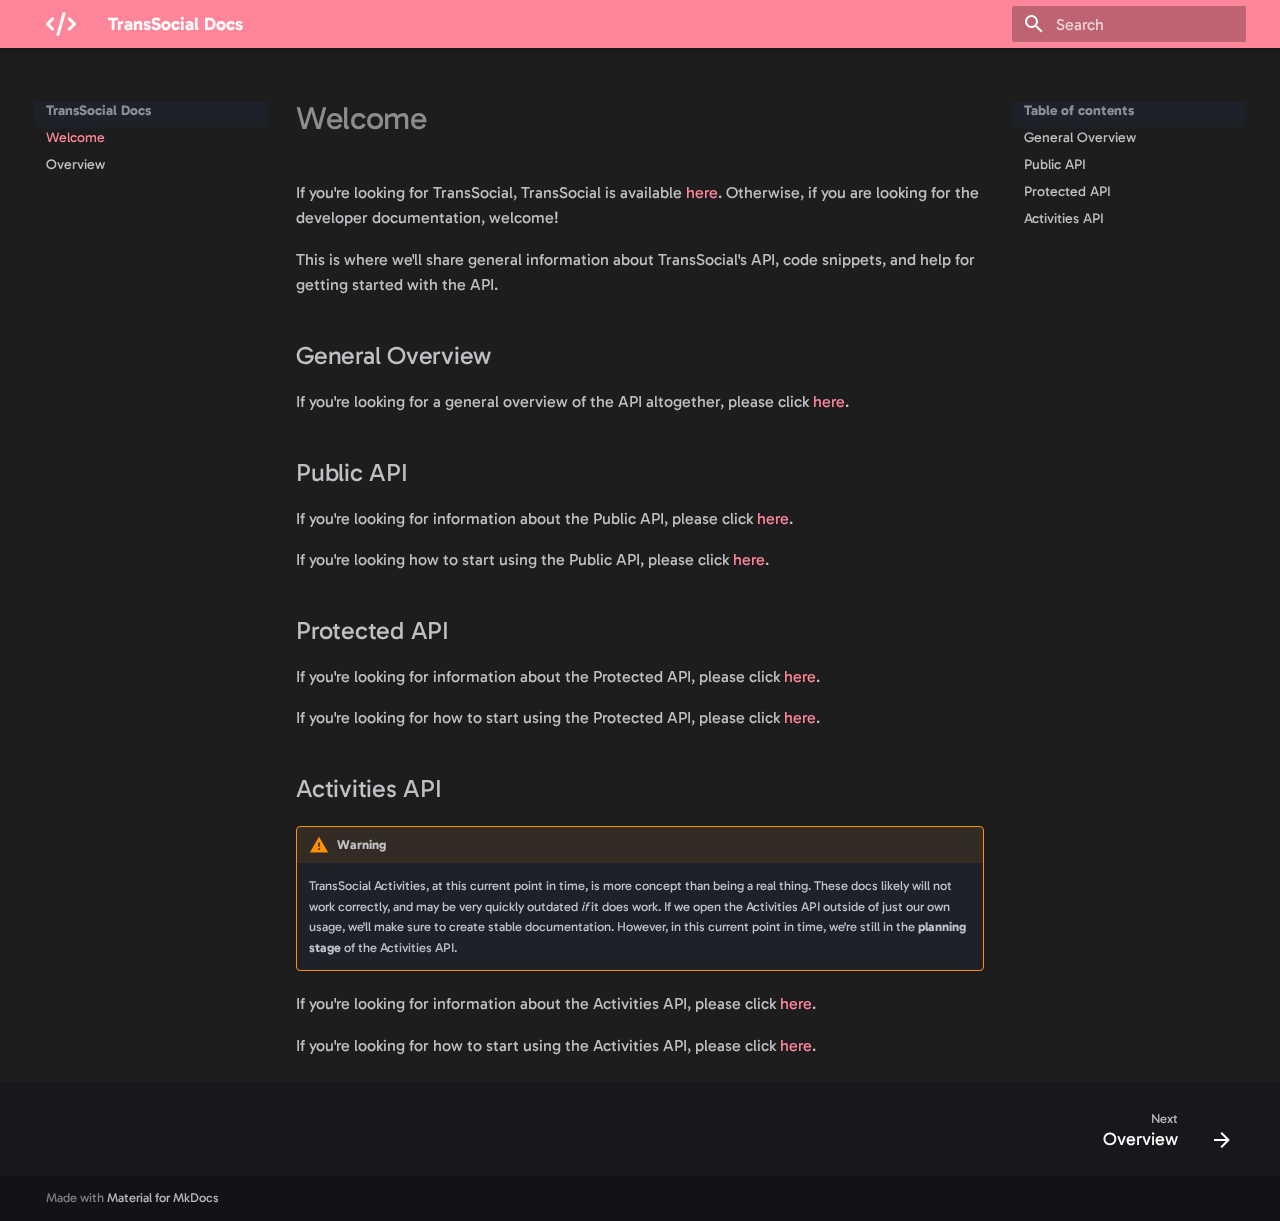
<file: index.html>
<!doctype html>
<html lang="en" class="no-js">
  <head>
    
      <meta charset="utf-8">
      <meta name="viewport" content="width=device-width,initial-scale=1">
      
      
      
        <link rel="canonical" href="https://dev.transs.social/">
      
      
      
        <link rel="next" href="overview/">
      
      
      <link rel="icon" href="assets/favicon.png">
      <meta name="generator" content="mkdocs-1.6.1, mkdocs-material-9.6.3">
    
    
      
        <title>TransSocial Docs</title>
      
    
    
      <link rel="stylesheet" href="assets/stylesheets/main.d7758b05.min.css">
      
        
        <link rel="stylesheet" href="assets/stylesheets/palette.06af60db.min.css">
      
      


    
    
      
    
    
      
        
        
        <link rel="preconnect" href="https://fonts.gstatic.com" crossorigin>
        <link rel="stylesheet" href="https://fonts.googleapis.com/css?family=Gabarito:300,300i,400,400i,700,700i%7CRoboto+Mono:400,400i,700,700i&display=fallback">
        <style>:root{--md-text-font:"Gabarito";--md-code-font:"Roboto Mono"}</style>
      
    
    
      <link rel="stylesheet" href="stylesheets/extra.css">
    
    <script>__md_scope=new URL(".",location),__md_hash=e=>[...e].reduce(((e,_)=>(e<<5)-e+_.charCodeAt(0)),0),__md_get=(e,_=localStorage,t=__md_scope)=>JSON.parse(_.getItem(t.pathname+"."+e)),__md_set=(e,_,t=localStorage,a=__md_scope)=>{try{t.setItem(a.pathname+"."+e,JSON.stringify(_))}catch(e){}}</script>
    
      

    
    
    
  </head>
  
  
    
    
    
    
    
    <body dir="ltr" data-md-color-scheme="slate" data-md-color-primary="custom" data-md-color-accent="custom">
  
    
    <input class="md-toggle" data-md-toggle="drawer" type="checkbox" id="__drawer" autocomplete="off">
    <input class="md-toggle" data-md-toggle="search" type="checkbox" id="__search" autocomplete="off">
    <label class="md-overlay" for="__drawer"></label>
    <div data-md-component="skip">
      
        
        <a href="#welcome" class="md-skip">
          Skip to content
        </a>
      
    </div>
    <div data-md-component="announce">
      
    </div>
    
    
      

  

<header class="md-header md-header--shadow" data-md-component="header">
  <nav class="md-header__inner md-grid" aria-label="Header">
    <a href="." title="TransSocial Docs" class="md-header__button md-logo" aria-label="TransSocial Docs" data-md-component="logo">
      
  
  <svg xmlns="http://www.w3.org/2000/svg" viewBox="0 0 640 512"><!--! Font Awesome Free 6.7.2 by @fontawesome - https://fontawesome.com License - https://fontawesome.com/license/free (Icons: CC BY 4.0, Fonts: SIL OFL 1.1, Code: MIT License) Copyright 2024 Fonticons, Inc.--><path d="M392.8 1.2c-17-4.9-34.7 5-39.6 22l-128 448c-4.9 17 5 34.7 22 39.6s34.7-5 39.6-22l128-448c4.9-17-5-34.7-22-39.6m80.6 120.1c-12.5 12.5-12.5 32.8 0 45.3l89.3 89.4-89.4 89.4c-12.5 12.5-12.5 32.8 0 45.3s32.8 12.5 45.3 0l112-112c12.5-12.5 12.5-32.8 0-45.3l-112-112c-12.5-12.5-32.8-12.5-45.3 0zm-306.7 0c-12.5-12.5-32.8-12.5-45.3 0l-112 112c-12.5 12.5-12.5 32.8 0 45.3l112 112c12.5 12.5 32.8 12.5 45.3 0s12.5-32.8 0-45.3L77.3 256l89.4-89.4c12.5-12.5 12.5-32.8 0-45.3"/></svg>

    </a>
    <label class="md-header__button md-icon" for="__drawer">
      
      <svg xmlns="http://www.w3.org/2000/svg" viewBox="0 0 24 24"><path d="M3 6h18v2H3zm0 5h18v2H3zm0 5h18v2H3z"/></svg>
    </label>
    <div class="md-header__title" data-md-component="header-title">
      <div class="md-header__ellipsis">
        <div class="md-header__topic">
          <span class="md-ellipsis">
            TransSocial Docs
          </span>
        </div>
        <div class="md-header__topic" data-md-component="header-topic">
          <span class="md-ellipsis">
            
              Welcome
            
          </span>
        </div>
      </div>
    </div>
    
      
    
    
    
    
      <label class="md-header__button md-icon" for="__search">
        
        <svg xmlns="http://www.w3.org/2000/svg" viewBox="0 0 24 24"><path d="M9.5 3A6.5 6.5 0 0 1 16 9.5c0 1.61-.59 3.09-1.56 4.23l.27.27h.79l5 5-1.5 1.5-5-5v-.79l-.27-.27A6.52 6.52 0 0 1 9.5 16 6.5 6.5 0 0 1 3 9.5 6.5 6.5 0 0 1 9.5 3m0 2C7 5 5 7 5 9.5S7 14 9.5 14 14 12 14 9.5 12 5 9.5 5"/></svg>
      </label>
      <div class="md-search" data-md-component="search" role="dialog">
  <label class="md-search__overlay" for="__search"></label>
  <div class="md-search__inner" role="search">
    <form class="md-search__form" name="search">
      <input type="text" class="md-search__input" name="query" aria-label="Search" placeholder="Search" autocapitalize="off" autocorrect="off" autocomplete="off" spellcheck="false" data-md-component="search-query" required>
      <label class="md-search__icon md-icon" for="__search">
        
        <svg xmlns="http://www.w3.org/2000/svg" viewBox="0 0 24 24"><path d="M9.5 3A6.5 6.5 0 0 1 16 9.5c0 1.61-.59 3.09-1.56 4.23l.27.27h.79l5 5-1.5 1.5-5-5v-.79l-.27-.27A6.52 6.52 0 0 1 9.5 16 6.5 6.5 0 0 1 3 9.5 6.5 6.5 0 0 1 9.5 3m0 2C7 5 5 7 5 9.5S7 14 9.5 14 14 12 14 9.5 12 5 9.5 5"/></svg>
        
        <svg xmlns="http://www.w3.org/2000/svg" viewBox="0 0 24 24"><path d="M20 11v2H8l5.5 5.5-1.42 1.42L4.16 12l7.92-7.92L13.5 5.5 8 11z"/></svg>
      </label>
      <nav class="md-search__options" aria-label="Search">
        
        <button type="reset" class="md-search__icon md-icon" title="Clear" aria-label="Clear" tabindex="-1">
          
          <svg xmlns="http://www.w3.org/2000/svg" viewBox="0 0 24 24"><path d="M19 6.41 17.59 5 12 10.59 6.41 5 5 6.41 10.59 12 5 17.59 6.41 19 12 13.41 17.59 19 19 17.59 13.41 12z"/></svg>
        </button>
      </nav>
      
    </form>
    <div class="md-search__output">
      <div class="md-search__scrollwrap" tabindex="0" data-md-scrollfix>
        <div class="md-search-result" data-md-component="search-result">
          <div class="md-search-result__meta">
            Initializing search
          </div>
          <ol class="md-search-result__list" role="presentation"></ol>
        </div>
      </div>
    </div>
  </div>
</div>
    
    
  </nav>
  
</header>
    
    <div class="md-container" data-md-component="container">
      
      
        
          
        
      
      <main class="md-main" data-md-component="main">
        <div class="md-main__inner md-grid">
          
            
              
              <div class="md-sidebar md-sidebar--primary" data-md-component="sidebar" data-md-type="navigation" >
                <div class="md-sidebar__scrollwrap">
                  <div class="md-sidebar__inner">
                    



<nav class="md-nav md-nav--primary" aria-label="Navigation" data-md-level="0">
  <label class="md-nav__title" for="__drawer">
    <a href="." title="TransSocial Docs" class="md-nav__button md-logo" aria-label="TransSocial Docs" data-md-component="logo">
      
  
  <svg xmlns="http://www.w3.org/2000/svg" viewBox="0 0 640 512"><!--! Font Awesome Free 6.7.2 by @fontawesome - https://fontawesome.com License - https://fontawesome.com/license/free (Icons: CC BY 4.0, Fonts: SIL OFL 1.1, Code: MIT License) Copyright 2024 Fonticons, Inc.--><path d="M392.8 1.2c-17-4.9-34.7 5-39.6 22l-128 448c-4.9 17 5 34.7 22 39.6s34.7-5 39.6-22l128-448c4.9-17-5-34.7-22-39.6m80.6 120.1c-12.5 12.5-12.5 32.8 0 45.3l89.3 89.4-89.4 89.4c-12.5 12.5-12.5 32.8 0 45.3s32.8 12.5 45.3 0l112-112c12.5-12.5 12.5-32.8 0-45.3l-112-112c-12.5-12.5-32.8-12.5-45.3 0zm-306.7 0c-12.5-12.5-32.8-12.5-45.3 0l-112 112c-12.5 12.5-12.5 32.8 0 45.3l112 112c12.5 12.5 32.8 12.5 45.3 0s12.5-32.8 0-45.3L77.3 256l89.4-89.4c12.5-12.5 12.5-32.8 0-45.3"/></svg>

    </a>
    TransSocial Docs
  </label>
  
  <ul class="md-nav__list" data-md-scrollfix>
    
      
      
  
  
    
  
  
  
    <li class="md-nav__item md-nav__item--active">
      
      <input class="md-nav__toggle md-toggle" type="checkbox" id="__toc">
      
      
        
      
      
        <label class="md-nav__link md-nav__link--active" for="__toc">
          
  
  <span class="md-ellipsis">
    Welcome
    
  </span>
  

          <span class="md-nav__icon md-icon"></span>
        </label>
      
      <a href="." class="md-nav__link md-nav__link--active">
        
  
  <span class="md-ellipsis">
    Welcome
    
  </span>
  

      </a>
      
        

<nav class="md-nav md-nav--secondary" aria-label="Table of contents">
  
  
  
    
  
  
    <label class="md-nav__title" for="__toc">
      <span class="md-nav__icon md-icon"></span>
      Table of contents
    </label>
    <ul class="md-nav__list" data-md-component="toc" data-md-scrollfix>
      
        <li class="md-nav__item">
  <a href="#general-overview" class="md-nav__link">
    <span class="md-ellipsis">
      General Overview
    </span>
  </a>
  
</li>
      
        <li class="md-nav__item">
  <a href="#public-api" class="md-nav__link">
    <span class="md-ellipsis">
      Public API
    </span>
  </a>
  
</li>
      
        <li class="md-nav__item">
  <a href="#protected-api" class="md-nav__link">
    <span class="md-ellipsis">
      Protected API
    </span>
  </a>
  
</li>
      
        <li class="md-nav__item">
  <a href="#activities-api" class="md-nav__link">
    <span class="md-ellipsis">
      Activities API
    </span>
  </a>
  
</li>
      
    </ul>
  
</nav>
      
    </li>
  

    
      
      
  
  
  
  
    <li class="md-nav__item">
      <a href="overview/" class="md-nav__link">
        
  
  <span class="md-ellipsis">
    Overview
    
  </span>
  

      </a>
    </li>
  

    
  </ul>
</nav>
                  </div>
                </div>
              </div>
            
            
              
              <div class="md-sidebar md-sidebar--secondary" data-md-component="sidebar" data-md-type="toc" >
                <div class="md-sidebar__scrollwrap">
                  <div class="md-sidebar__inner">
                    

<nav class="md-nav md-nav--secondary" aria-label="Table of contents">
  
  
  
    
  
  
    <label class="md-nav__title" for="__toc">
      <span class="md-nav__icon md-icon"></span>
      Table of contents
    </label>
    <ul class="md-nav__list" data-md-component="toc" data-md-scrollfix>
      
        <li class="md-nav__item">
  <a href="#general-overview" class="md-nav__link">
    <span class="md-ellipsis">
      General Overview
    </span>
  </a>
  
</li>
      
        <li class="md-nav__item">
  <a href="#public-api" class="md-nav__link">
    <span class="md-ellipsis">
      Public API
    </span>
  </a>
  
</li>
      
        <li class="md-nav__item">
  <a href="#protected-api" class="md-nav__link">
    <span class="md-ellipsis">
      Protected API
    </span>
  </a>
  
</li>
      
        <li class="md-nav__item">
  <a href="#activities-api" class="md-nav__link">
    <span class="md-ellipsis">
      Activities API
    </span>
  </a>
  
</li>
      
    </ul>
  
</nav>
                  </div>
                </div>
              </div>
            
          
          
            <div class="md-content" data-md-component="content">
              <article class="md-content__inner md-typeset">
                
                  



<h1 id="welcome">Welcome</h1>
<p>If you're looking for TransSocial, TransSocial is available <a href="https://transs.social/home">here</a>. Otherwise, if you are looking for the developer documentation, welcome!</p>
<p>This is where we'll share general information about TransSocial's API, code snippets, and help for getting started with the API.</p>
<h2 id="general-overview">General Overview</h2>
<p>If you're looking for a general overview of the API altogether, please click <a href="/overview">here</a>.</p>
<h2 id="public-api">Public API</h2>
<p>If you're looking for information about the Public API, please click <a href="/public/overview">here</a>.</p>
<p>If you're looking how to start using the Public API, please click <a href="/public/get-started">here</a>. </p>
<h2 id="protected-api">Protected API</h2>
<p>If you're looking for information about the Protected API, please click <a href="/protected/overview">here</a>.</p>
<p>If you're looking for how to start using the Protected API, please click <a href="/protected/get-started">here</a>.</p>
<h2 id="activities-api">Activities API</h2>
<div class="admonition warning">
<p class="admonition-title">Warning</p>
<p>TransSocial Activities, at this current point in time, is more concept than being a real thing. These docs likely will not work correctly, and may be very quickly outdated <em>if</em> it does work. If we open the Activities API outside of just our own usage, we'll make sure to create stable documentation. However, in this current point in time, we're still in the <strong>planning stage</strong> of the Activities API.</p>
</div>
<p>If you're looking for information about the Activities API, please click <a href="/activities/overview">here</a>.</p>
<p>If you're looking for how to start using the Activities API, please click <a href="/activities/get-started">here</a>.</p>












                
              </article>
            </div>
          
          
<script>var target=document.getElementById(location.hash.slice(1));target&&target.name&&(target.checked=target.name.startsWith("__tabbed_"))</script>
        </div>
        
      </main>
      
        <footer class="md-footer">
  
    
      
      <nav class="md-footer__inner md-grid" aria-label="Footer" >
        
        
          
          <a href="overview/" class="md-footer__link md-footer__link--next" aria-label="Next: Overview">
            <div class="md-footer__title">
              <span class="md-footer__direction">
                Next
              </span>
              <div class="md-ellipsis">
                Overview
              </div>
            </div>
            <div class="md-footer__button md-icon">
              
              <svg xmlns="http://www.w3.org/2000/svg" viewBox="0 0 24 24"><path d="M4 11v2h12l-5.5 5.5 1.42 1.42L19.84 12l-7.92-7.92L10.5 5.5 16 11z"/></svg>
            </div>
          </a>
        
      </nav>
    
  
  <div class="md-footer-meta md-typeset">
    <div class="md-footer-meta__inner md-grid">
      <div class="md-copyright">
  
  
    Made with
    <a href="https://squidfunk.github.io/mkdocs-material/" target="_blank" rel="noopener">
      Material for MkDocs
    </a>
  
</div>
      
    </div>
  </div>
</footer>
      
    </div>
    <div class="md-dialog" data-md-component="dialog">
      <div class="md-dialog__inner md-typeset"></div>
    </div>
    
    
    <script id="__config" type="application/json">{"base": ".", "features": ["navigation.footer"], "search": "assets/javascripts/workers/search.f8cc74c7.min.js", "translations": {"clipboard.copied": "Copied to clipboard", "clipboard.copy": "Copy to clipboard", "search.result.more.one": "1 more on this page", "search.result.more.other": "# more on this page", "search.result.none": "No matching documents", "search.result.one": "1 matching document", "search.result.other": "# matching documents", "search.result.placeholder": "Type to start searching", "search.result.term.missing": "Missing", "select.version": "Select version"}}</script>
    
    
      <script src="assets/javascripts/bundle.f1b6f286.min.js"></script>
      
    
  </body>
</html>
</file>
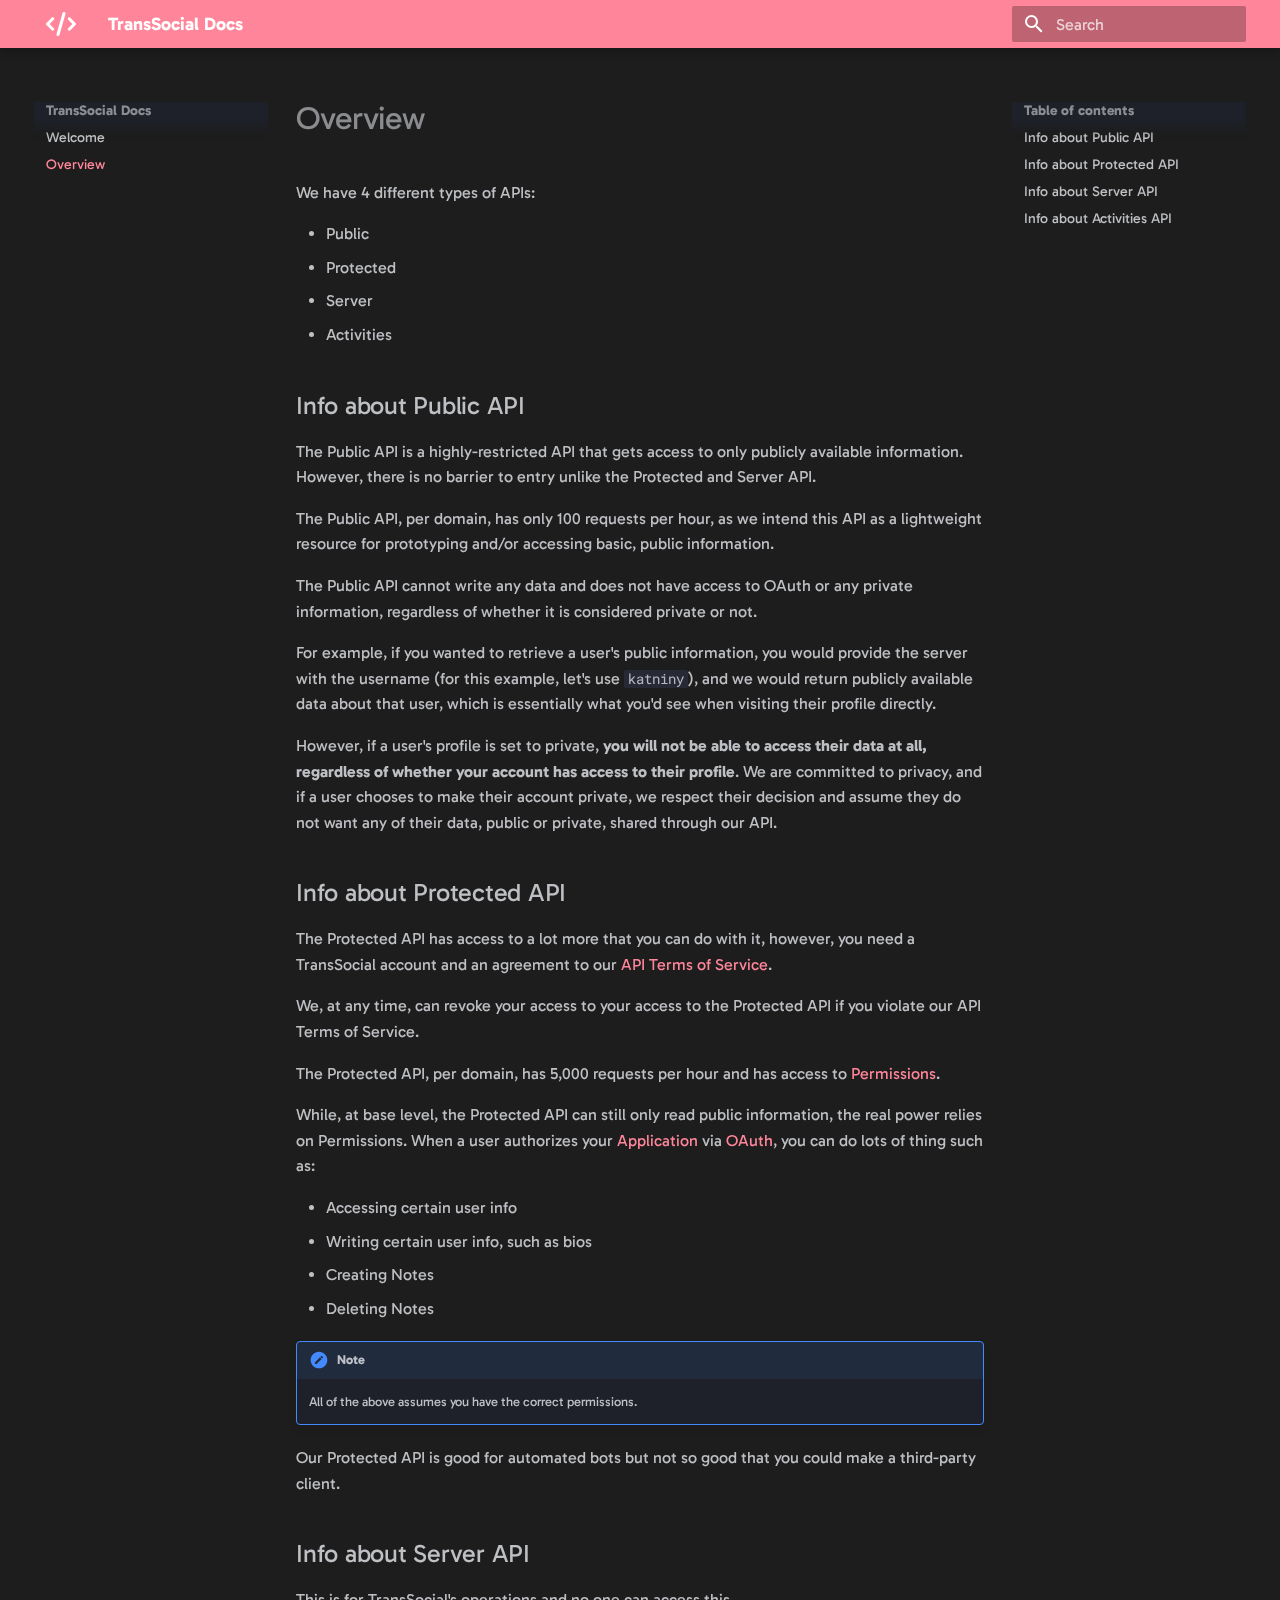
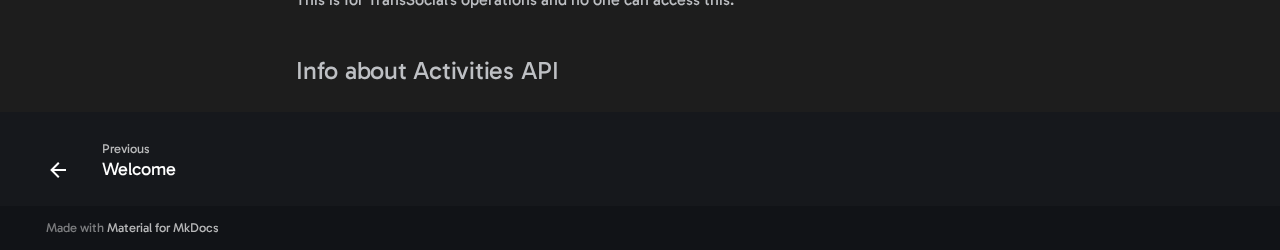
<file: overview/index.html>
<!doctype html>
<html lang="en" class="no-js">
  <head>
    
      <meta charset="utf-8">
      <meta name="viewport" content="width=device-width,initial-scale=1">
      
      
      
        <link rel="canonical" href="https://dev.transs.social/overview/">
      
      
        <link rel="prev" href="..">
      
      
      
      <link rel="icon" href="../assets/favicon.png">
      <meta name="generator" content="mkdocs-1.6.1, mkdocs-material-9.6.3">
    
    
      
        <title>Overview - TransSocial Docs</title>
      
    
    
      <link rel="stylesheet" href="../assets/stylesheets/main.d7758b05.min.css">
      
        
        <link rel="stylesheet" href="../assets/stylesheets/palette.06af60db.min.css">
      
      


    
    
      
    
    
      
        
        
        <link rel="preconnect" href="https://fonts.gstatic.com" crossorigin>
        <link rel="stylesheet" href="https://fonts.googleapis.com/css?family=Gabarito:300,300i,400,400i,700,700i%7CRoboto+Mono:400,400i,700,700i&display=fallback">
        <style>:root{--md-text-font:"Gabarito";--md-code-font:"Roboto Mono"}</style>
      
    
    
      <link rel="stylesheet" href="../stylesheets/extra.css">
    
    <script>__md_scope=new URL("..",location),__md_hash=e=>[...e].reduce(((e,_)=>(e<<5)-e+_.charCodeAt(0)),0),__md_get=(e,_=localStorage,t=__md_scope)=>JSON.parse(_.getItem(t.pathname+"."+e)),__md_set=(e,_,t=localStorage,a=__md_scope)=>{try{t.setItem(a.pathname+"."+e,JSON.stringify(_))}catch(e){}}</script>
    
      

    
    
    
  </head>
  
  
    
    
    
    
    
    <body dir="ltr" data-md-color-scheme="slate" data-md-color-primary="custom" data-md-color-accent="custom">
  
    
    <input class="md-toggle" data-md-toggle="drawer" type="checkbox" id="__drawer" autocomplete="off">
    <input class="md-toggle" data-md-toggle="search" type="checkbox" id="__search" autocomplete="off">
    <label class="md-overlay" for="__drawer"></label>
    <div data-md-component="skip">
      
        
        <a href="#overview" class="md-skip">
          Skip to content
        </a>
      
    </div>
    <div data-md-component="announce">
      
    </div>
    
    
      

  

<header class="md-header md-header--shadow" data-md-component="header">
  <nav class="md-header__inner md-grid" aria-label="Header">
    <a href=".." title="TransSocial Docs" class="md-header__button md-logo" aria-label="TransSocial Docs" data-md-component="logo">
      
  
  <svg xmlns="http://www.w3.org/2000/svg" viewBox="0 0 640 512"><!--! Font Awesome Free 6.7.2 by @fontawesome - https://fontawesome.com License - https://fontawesome.com/license/free (Icons: CC BY 4.0, Fonts: SIL OFL 1.1, Code: MIT License) Copyright 2024 Fonticons, Inc.--><path d="M392.8 1.2c-17-4.9-34.7 5-39.6 22l-128 448c-4.9 17 5 34.7 22 39.6s34.7-5 39.6-22l128-448c4.9-17-5-34.7-22-39.6m80.6 120.1c-12.5 12.5-12.5 32.8 0 45.3l89.3 89.4-89.4 89.4c-12.5 12.5-12.5 32.8 0 45.3s32.8 12.5 45.3 0l112-112c12.5-12.5 12.5-32.8 0-45.3l-112-112c-12.5-12.5-32.8-12.5-45.3 0zm-306.7 0c-12.5-12.5-32.8-12.5-45.3 0l-112 112c-12.5 12.5-12.5 32.8 0 45.3l112 112c12.5 12.5 32.8 12.5 45.3 0s12.5-32.8 0-45.3L77.3 256l89.4-89.4c12.5-12.5 12.5-32.8 0-45.3"/></svg>

    </a>
    <label class="md-header__button md-icon" for="__drawer">
      
      <svg xmlns="http://www.w3.org/2000/svg" viewBox="0 0 24 24"><path d="M3 6h18v2H3zm0 5h18v2H3zm0 5h18v2H3z"/></svg>
    </label>
    <div class="md-header__title" data-md-component="header-title">
      <div class="md-header__ellipsis">
        <div class="md-header__topic">
          <span class="md-ellipsis">
            TransSocial Docs
          </span>
        </div>
        <div class="md-header__topic" data-md-component="header-topic">
          <span class="md-ellipsis">
            
              Overview
            
          </span>
        </div>
      </div>
    </div>
    
      
    
    
    
    
      <label class="md-header__button md-icon" for="__search">
        
        <svg xmlns="http://www.w3.org/2000/svg" viewBox="0 0 24 24"><path d="M9.5 3A6.5 6.5 0 0 1 16 9.5c0 1.61-.59 3.09-1.56 4.23l.27.27h.79l5 5-1.5 1.5-5-5v-.79l-.27-.27A6.52 6.52 0 0 1 9.5 16 6.5 6.5 0 0 1 3 9.5 6.5 6.5 0 0 1 9.5 3m0 2C7 5 5 7 5 9.5S7 14 9.5 14 14 12 14 9.5 12 5 9.5 5"/></svg>
      </label>
      <div class="md-search" data-md-component="search" role="dialog">
  <label class="md-search__overlay" for="__search"></label>
  <div class="md-search__inner" role="search">
    <form class="md-search__form" name="search">
      <input type="text" class="md-search__input" name="query" aria-label="Search" placeholder="Search" autocapitalize="off" autocorrect="off" autocomplete="off" spellcheck="false" data-md-component="search-query" required>
      <label class="md-search__icon md-icon" for="__search">
        
        <svg xmlns="http://www.w3.org/2000/svg" viewBox="0 0 24 24"><path d="M9.5 3A6.5 6.5 0 0 1 16 9.5c0 1.61-.59 3.09-1.56 4.23l.27.27h.79l5 5-1.5 1.5-5-5v-.79l-.27-.27A6.52 6.52 0 0 1 9.5 16 6.5 6.5 0 0 1 3 9.5 6.5 6.5 0 0 1 9.5 3m0 2C7 5 5 7 5 9.5S7 14 9.5 14 14 12 14 9.5 12 5 9.5 5"/></svg>
        
        <svg xmlns="http://www.w3.org/2000/svg" viewBox="0 0 24 24"><path d="M20 11v2H8l5.5 5.5-1.42 1.42L4.16 12l7.92-7.92L13.5 5.5 8 11z"/></svg>
      </label>
      <nav class="md-search__options" aria-label="Search">
        
        <button type="reset" class="md-search__icon md-icon" title="Clear" aria-label="Clear" tabindex="-1">
          
          <svg xmlns="http://www.w3.org/2000/svg" viewBox="0 0 24 24"><path d="M19 6.41 17.59 5 12 10.59 6.41 5 5 6.41 10.59 12 5 17.59 6.41 19 12 13.41 17.59 19 19 17.59 13.41 12z"/></svg>
        </button>
      </nav>
      
    </form>
    <div class="md-search__output">
      <div class="md-search__scrollwrap" tabindex="0" data-md-scrollfix>
        <div class="md-search-result" data-md-component="search-result">
          <div class="md-search-result__meta">
            Initializing search
          </div>
          <ol class="md-search-result__list" role="presentation"></ol>
        </div>
      </div>
    </div>
  </div>
</div>
    
    
  </nav>
  
</header>
    
    <div class="md-container" data-md-component="container">
      
      
        
          
        
      
      <main class="md-main" data-md-component="main">
        <div class="md-main__inner md-grid">
          
            
              
              <div class="md-sidebar md-sidebar--primary" data-md-component="sidebar" data-md-type="navigation" >
                <div class="md-sidebar__scrollwrap">
                  <div class="md-sidebar__inner">
                    



<nav class="md-nav md-nav--primary" aria-label="Navigation" data-md-level="0">
  <label class="md-nav__title" for="__drawer">
    <a href=".." title="TransSocial Docs" class="md-nav__button md-logo" aria-label="TransSocial Docs" data-md-component="logo">
      
  
  <svg xmlns="http://www.w3.org/2000/svg" viewBox="0 0 640 512"><!--! Font Awesome Free 6.7.2 by @fontawesome - https://fontawesome.com License - https://fontawesome.com/license/free (Icons: CC BY 4.0, Fonts: SIL OFL 1.1, Code: MIT License) Copyright 2024 Fonticons, Inc.--><path d="M392.8 1.2c-17-4.9-34.7 5-39.6 22l-128 448c-4.9 17 5 34.7 22 39.6s34.7-5 39.6-22l128-448c4.9-17-5-34.7-22-39.6m80.6 120.1c-12.5 12.5-12.5 32.8 0 45.3l89.3 89.4-89.4 89.4c-12.5 12.5-12.5 32.8 0 45.3s32.8 12.5 45.3 0l112-112c12.5-12.5 12.5-32.8 0-45.3l-112-112c-12.5-12.5-32.8-12.5-45.3 0zm-306.7 0c-12.5-12.5-32.8-12.5-45.3 0l-112 112c-12.5 12.5-12.5 32.8 0 45.3l112 112c12.5 12.5 32.8 12.5 45.3 0s12.5-32.8 0-45.3L77.3 256l89.4-89.4c12.5-12.5 12.5-32.8 0-45.3"/></svg>

    </a>
    TransSocial Docs
  </label>
  
  <ul class="md-nav__list" data-md-scrollfix>
    
      
      
  
  
  
  
    <li class="md-nav__item">
      <a href=".." class="md-nav__link">
        
  
  <span class="md-ellipsis">
    Welcome
    
  </span>
  

      </a>
    </li>
  

    
      
      
  
  
    
  
  
  
    <li class="md-nav__item md-nav__item--active">
      
      <input class="md-nav__toggle md-toggle" type="checkbox" id="__toc">
      
      
        
      
      
        <label class="md-nav__link md-nav__link--active" for="__toc">
          
  
  <span class="md-ellipsis">
    Overview
    
  </span>
  

          <span class="md-nav__icon md-icon"></span>
        </label>
      
      <a href="./" class="md-nav__link md-nav__link--active">
        
  
  <span class="md-ellipsis">
    Overview
    
  </span>
  

      </a>
      
        

<nav class="md-nav md-nav--secondary" aria-label="Table of contents">
  
  
  
    
  
  
    <label class="md-nav__title" for="__toc">
      <span class="md-nav__icon md-icon"></span>
      Table of contents
    </label>
    <ul class="md-nav__list" data-md-component="toc" data-md-scrollfix>
      
        <li class="md-nav__item">
  <a href="#info-about-public-api" class="md-nav__link">
    <span class="md-ellipsis">
      Info about Public API
    </span>
  </a>
  
</li>
      
        <li class="md-nav__item">
  <a href="#info-about-protected-api" class="md-nav__link">
    <span class="md-ellipsis">
      Info about Protected API
    </span>
  </a>
  
</li>
      
        <li class="md-nav__item">
  <a href="#info-about-server-api" class="md-nav__link">
    <span class="md-ellipsis">
      Info about Server API
    </span>
  </a>
  
</li>
      
        <li class="md-nav__item">
  <a href="#info-about-activities-api" class="md-nav__link">
    <span class="md-ellipsis">
      Info about Activities API
    </span>
  </a>
  
</li>
      
    </ul>
  
</nav>
      
    </li>
  

    
  </ul>
</nav>
                  </div>
                </div>
              </div>
            
            
              
              <div class="md-sidebar md-sidebar--secondary" data-md-component="sidebar" data-md-type="toc" >
                <div class="md-sidebar__scrollwrap">
                  <div class="md-sidebar__inner">
                    

<nav class="md-nav md-nav--secondary" aria-label="Table of contents">
  
  
  
    
  
  
    <label class="md-nav__title" for="__toc">
      <span class="md-nav__icon md-icon"></span>
      Table of contents
    </label>
    <ul class="md-nav__list" data-md-component="toc" data-md-scrollfix>
      
        <li class="md-nav__item">
  <a href="#info-about-public-api" class="md-nav__link">
    <span class="md-ellipsis">
      Info about Public API
    </span>
  </a>
  
</li>
      
        <li class="md-nav__item">
  <a href="#info-about-protected-api" class="md-nav__link">
    <span class="md-ellipsis">
      Info about Protected API
    </span>
  </a>
  
</li>
      
        <li class="md-nav__item">
  <a href="#info-about-server-api" class="md-nav__link">
    <span class="md-ellipsis">
      Info about Server API
    </span>
  </a>
  
</li>
      
        <li class="md-nav__item">
  <a href="#info-about-activities-api" class="md-nav__link">
    <span class="md-ellipsis">
      Info about Activities API
    </span>
  </a>
  
</li>
      
    </ul>
  
</nav>
                  </div>
                </div>
              </div>
            
          
          
            <div class="md-content" data-md-component="content">
              <article class="md-content__inner md-typeset">
                
                  



<h1 id="overview">Overview</h1>
<p>We have 4 different types of APIs:</p>
<ul>
<li>Public</li>
<li>Protected</li>
<li>Server</li>
<li>Activities</li>
</ul>
<h2 id="info-about-public-api">Info about Public API</h2>
<p>The Public API is a highly-restricted API that gets access to only publicly available information. However, there is no barrier to entry unlike the Protected and Server API.</p>
<p>The Public API, per domain, has only 100 requests per hour, as we intend this API as a lightweight resource for prototyping and/or accessing basic, public information.</p>
<p>The Public API cannot write any data and does not have access to OAuth or any private information, regardless of whether it is considered private or not.</p>
<p>For example, if you wanted to retrieve a user's public information, you would provide the server with the username (for this example, let's use <code>katniny</code>), and we would return publicly available data about that user, which is essentially what you'd see when visiting their profile directly.</p>
<p>However, if a user's profile is set to private, <strong>you will not be able to access their data at all, regardless of whether your account has access to their profile</strong>. We are committed to privacy, and if a user chooses to make their account private, we respect their decision and assume they do not want any of their data, public or private, shared through our API.</p>
<h2 id="info-about-protected-api">Info about Protected API</h2>
<p>The Protected API has access to a lot more that you can do with it, however, you need a TransSocial account and an agreement to our <a href="https://transs.social/policies/api-terms">API Terms of Service</a>.</p>
<p>We, at any time, can revoke your access to your access to the Protected API if you violate our API Terms of Service.</p>
<p>The Protected API, per domain, has 5,000 requests per hour and has access to <a href="/protected/permissions">Permissions</a>.</p>
<p>While, at base level, the Protected API can still only read public information, the real power relies on Permissions. When a user authorizes your <a href="/protected/applications">Application</a> via <a href="/protected/using-oauth">OAuth</a>, you can do lots of thing such as:</p>
<ul>
<li>Accessing certain user info</li>
<li>Writing certain user info, such as bios</li>
<li>Creating Notes</li>
<li>Deleting Notes</li>
</ul>
<div class="admonition note">
<p class="admonition-title">Note</p>
<p>All of the above assumes you have the correct permissions.</p>
</div>
<p>Our Protected API is good for automated bots but not so good that you could make a third-party client.</p>
<h2 id="info-about-server-api">Info about Server API</h2>
<p>This is for TransSocial's operations and no one can access this.</p>
<h2 id="info-about-activities-api">Info about Activities API</h2>












                
              </article>
            </div>
          
          
<script>var target=document.getElementById(location.hash.slice(1));target&&target.name&&(target.checked=target.name.startsWith("__tabbed_"))</script>
        </div>
        
      </main>
      
        <footer class="md-footer">
  
    
      
      <nav class="md-footer__inner md-grid" aria-label="Footer" >
        
          
          <a href=".." class="md-footer__link md-footer__link--prev" aria-label="Previous: Welcome">
            <div class="md-footer__button md-icon">
              
              <svg xmlns="http://www.w3.org/2000/svg" viewBox="0 0 24 24"><path d="M20 11v2H8l5.5 5.5-1.42 1.42L4.16 12l7.92-7.92L13.5 5.5 8 11z"/></svg>
            </div>
            <div class="md-footer__title">
              <span class="md-footer__direction">
                Previous
              </span>
              <div class="md-ellipsis">
                Welcome
              </div>
            </div>
          </a>
        
        
      </nav>
    
  
  <div class="md-footer-meta md-typeset">
    <div class="md-footer-meta__inner md-grid">
      <div class="md-copyright">
  
  
    Made with
    <a href="https://squidfunk.github.io/mkdocs-material/" target="_blank" rel="noopener">
      Material for MkDocs
    </a>
  
</div>
      
    </div>
  </div>
</footer>
      
    </div>
    <div class="md-dialog" data-md-component="dialog">
      <div class="md-dialog__inner md-typeset"></div>
    </div>
    
    
    <script id="__config" type="application/json">{"base": "..", "features": ["navigation.footer"], "search": "../assets/javascripts/workers/search.f8cc74c7.min.js", "translations": {"clipboard.copied": "Copied to clipboard", "clipboard.copy": "Copy to clipboard", "search.result.more.one": "1 more on this page", "search.result.more.other": "# more on this page", "search.result.none": "No matching documents", "search.result.one": "1 matching document", "search.result.other": "# matching documents", "search.result.placeholder": "Type to start searching", "search.result.term.missing": "Missing", "select.version": "Select version"}}</script>
    
    
      <script src="../assets/javascripts/bundle.f1b6f286.min.js"></script>
      
    
  </body>
</html>
</file>
<file: stylesheets/extra.css>
:root  > * {
   --md-primary-fg-color: #ff869a;
   --md-accent-fg-color: #e1788a;
} 

body {
   background: #1d1d1d;
}
</file>
<file: assets/stylesheets/main.d7758b05.min.css>
@charset "UTF-8";html{-webkit-text-size-adjust:none;-moz-text-size-adjust:none;text-size-adjust:none;box-sizing:border-box}*,:after,:before{box-sizing:inherit}@media (prefers-reduced-motion){*,:after,:before{transition:none!important}}body{margin:0}a,button,input,label{-webkit-tap-highlight-color:transparent}a{color:inherit;text-decoration:none}hr{border:0;box-sizing:initial;display:block;height:.05rem;overflow:visible;padding:0}small{font-size:80%}sub,sup{line-height:1em}img{border-style:none}table{border-collapse:initial;border-spacing:0}td,th{font-weight:400;vertical-align:top}button{background:#0000;border:0;font-family:inherit;font-size:inherit;margin:0;padding:0}input{border:0;outline:none}:root{--md-primary-fg-color:#4051b5;--md-primary-fg-color--light:#5d6cc0;--md-primary-fg-color--dark:#303fa1;--md-primary-bg-color:#fff;--md-primary-bg-color--light:#ffffffb3;--md-accent-fg-color:#526cfe;--md-accent-fg-color--transparent:#526cfe1a;--md-accent-bg-color:#fff;--md-accent-bg-color--light:#ffffffb3}[data-md-color-scheme=default]{color-scheme:light}[data-md-color-scheme=default] img[src$="#gh-dark-mode-only"],[data-md-color-scheme=default] img[src$="#only-dark"]{display:none}:root,[data-md-color-scheme=default]{--md-hue:225deg;--md-default-fg-color:#000000de;--md-default-fg-color--light:#0000008a;--md-default-fg-color--lighter:#00000052;--md-default-fg-color--lightest:#00000012;--md-default-bg-color:#fff;--md-default-bg-color--light:#ffffffb3;--md-default-bg-color--lighter:#ffffff4d;--md-default-bg-color--lightest:#ffffff1f;--md-code-fg-color:#36464e;--md-code-bg-color:#f5f5f5;--md-code-hl-color:#4287ff;--md-code-hl-color--light:#4287ff1a;--md-code-hl-number-color:#d52a2a;--md-code-hl-special-color:#db1457;--md-code-hl-function-color:#a846b9;--md-code-hl-constant-color:#6e59d9;--md-code-hl-keyword-color:#3f6ec6;--md-code-hl-string-color:#1c7d4d;--md-code-hl-name-color:var(--md-code-fg-color);--md-code-hl-operator-color:var(--md-default-fg-color--light);--md-code-hl-punctuation-color:var(--md-default-fg-color--light);--md-code-hl-comment-color:var(--md-default-fg-color--light);--md-code-hl-generic-color:var(--md-default-fg-color--light);--md-code-hl-variable-color:var(--md-default-fg-color--light);--md-typeset-color:var(--md-default-fg-color);--md-typeset-a-color:var(--md-primary-fg-color);--md-typeset-del-color:#f5503d26;--md-typeset-ins-color:#0bd57026;--md-typeset-kbd-color:#fafafa;--md-typeset-kbd-accent-color:#fff;--md-typeset-kbd-border-color:#b8b8b8;--md-typeset-mark-color:#ffff0080;--md-typeset-table-color:#0000001f;--md-typeset-table-color--light:rgba(0,0,0,.035);--md-admonition-fg-color:var(--md-default-fg-color);--md-admonition-bg-color:var(--md-default-bg-color);--md-warning-fg-color:#000000de;--md-warning-bg-color:#ff9;--md-footer-fg-color:#fff;--md-footer-fg-color--light:#ffffffb3;--md-footer-fg-color--lighter:#ffffff73;--md-footer-bg-color:#000000de;--md-footer-bg-color--dark:#00000052;--md-shadow-z1:0 0.2rem 0.5rem #0000000d,0 0 0.05rem #0000001a;--md-shadow-z2:0 0.2rem 0.5rem #0000001a,0 0 0.05rem #00000040;--md-shadow-z3:0 0.2rem 0.5rem #0003,0 0 0.05rem #00000059}.md-icon svg{fill:currentcolor;display:block;height:1.2rem;width:1.2rem}body{-webkit-font-smoothing:antialiased;-moz-osx-font-smoothing:grayscale;--md-text-font-family:var(--md-text-font,_),-apple-system,BlinkMacSystemFont,Helvetica,Arial,sans-serif;--md-code-font-family:var(--md-code-font,_),SFMono-Regular,Consolas,Menlo,monospace}aside,body,input{font-feature-settings:"kern","liga";color:var(--md-typeset-color);font-family:var(--md-text-font-family)}code,kbd,pre{font-feature-settings:"kern";font-family:var(--md-code-font-family)}:root{--md-typeset-table-sort-icon:url('data:image/svg+xml;charset=utf-8,<svg xmlns="http://www.w3.org/2000/svg" viewBox="0 0 24 24"><path d="m18 21-4-4h3V7h-3l4-4 4 4h-3v10h3M2 19v-2h10v2M2 13v-2h7v2M2 7V5h4v2z"/></svg>');--md-typeset-table-sort-icon--asc:url('data:image/svg+xml;charset=utf-8,<svg xmlns="http://www.w3.org/2000/svg" viewBox="0 0 24 24"><path d="M19 17h3l-4 4-4-4h3V3h2M2 17h10v2H2M6 5v2H2V5m0 6h7v2H2z"/></svg>');--md-typeset-table-sort-icon--desc:url('data:image/svg+xml;charset=utf-8,<svg xmlns="http://www.w3.org/2000/svg" viewBox="0 0 24 24"><path d="M19 7h3l-4-4-4 4h3v14h2M2 17h10v2H2M6 5v2H2V5m0 6h7v2H2z"/></svg>')}.md-typeset{-webkit-print-color-adjust:exact;color-adjust:exact;font-size:.8rem;line-height:1.6;overflow-wrap:break-word}@media print{.md-typeset{font-size:.68rem}}.md-typeset blockquote,.md-typeset dl,.md-typeset figure,.md-typeset ol,.md-typeset pre,.md-typeset ul{margin-bottom:1em;margin-top:1em}.md-typeset h1{color:var(--md-default-fg-color--light);font-size:2em;line-height:1.3;margin:0 0 1.25em}.md-typeset h1,.md-typeset h2{font-weight:300;letter-spacing:-.01em}.md-typeset h2{font-size:1.5625em;line-height:1.4;margin:1.6em 0 .64em}.md-typeset h3{font-size:1.25em;font-weight:400;letter-spacing:-.01em;line-height:1.5;margin:1.6em 0 .8em}.md-typeset h2+h3{margin-top:.8em}.md-typeset h4{font-weight:700;letter-spacing:-.01em;margin:1em 0}.md-typeset h5,.md-typeset h6{color:var(--md-default-fg-color--light);font-size:.8em;font-weight:700;letter-spacing:-.01em;margin:1.25em 0}.md-typeset h5{text-transform:uppercase}.md-typeset h5 code{text-transform:none}.md-typeset hr{border-bottom:.05rem solid var(--md-default-fg-color--lightest);display:flow-root;margin:1.5em 0}.md-typeset a{color:var(--md-typeset-a-color);word-break:break-word}.md-typeset a,.md-typeset a:before{transition:color 125ms}.md-typeset a:focus,.md-typeset a:hover{color:var(--md-accent-fg-color)}.md-typeset a:focus code,.md-typeset a:hover code{background-color:var(--md-accent-fg-color--transparent)}.md-typeset a code{color:currentcolor;transition:background-color 125ms}.md-typeset a.focus-visible{outline-color:var(--md-accent-fg-color);outline-offset:.2rem}.md-typeset code,.md-typeset kbd,.md-typeset pre{color:var(--md-code-fg-color);direction:ltr;font-variant-ligatures:none}@media print{.md-typeset code,.md-typeset kbd,.md-typeset pre{white-space:pre-wrap}}.md-typeset code{background-color:var(--md-code-bg-color);border-radius:.1rem;-webkit-box-decoration-break:clone;box-decoration-break:clone;font-size:.85em;padding:0 .2941176471em;word-break:break-word}.md-typeset code:not(.focus-visible){-webkit-tap-highlight-color:transparent;outline:none}.md-typeset pre{display:flow-root;line-height:1.4;position:relative}.md-typeset pre>code{-webkit-box-decoration-break:slice;box-decoration-break:slice;box-shadow:none;display:block;margin:0;outline-color:var(--md-accent-fg-color);overflow:auto;padding:.7720588235em 1.1764705882em;scrollbar-color:var(--md-default-fg-color--lighter) #0000;scrollbar-width:thin;touch-action:auto;word-break:normal}.md-typeset pre>code:hover{scrollbar-color:var(--md-accent-fg-color) #0000}.md-typeset pre>code::-webkit-scrollbar{height:.2rem;width:.2rem}.md-typeset pre>code::-webkit-scrollbar-thumb{background-color:var(--md-default-fg-color--lighter)}.md-typeset pre>code::-webkit-scrollbar-thumb:hover{background-color:var(--md-accent-fg-color)}.md-typeset kbd{background-color:var(--md-typeset-kbd-color);border-radius:.1rem;box-shadow:0 .1rem 0 .05rem var(--md-typeset-kbd-border-color),0 .1rem 0 var(--md-typeset-kbd-border-color),0 -.1rem .2rem var(--md-typeset-kbd-accent-color) inset;color:var(--md-default-fg-color);display:inline-block;font-size:.75em;padding:0 .6666666667em;vertical-align:text-top;word-break:break-word}.md-typeset mark{background-color:var(--md-typeset-mark-color);-webkit-box-decoration-break:clone;box-decoration-break:clone;color:inherit;word-break:break-word}.md-typeset abbr{border-bottom:.05rem dotted var(--md-default-fg-color--light);cursor:help;text-decoration:none}.md-typeset small{opacity:.75}[dir=ltr] .md-typeset sub,[dir=ltr] .md-typeset sup{margin-left:.078125em}[dir=rtl] .md-typeset sub,[dir=rtl] .md-typeset sup{margin-right:.078125em}[dir=ltr] .md-typeset blockquote{padding-left:.6rem}[dir=rtl] .md-typeset blockquote{padding-right:.6rem}[dir=ltr] .md-typeset blockquote{border-left:.2rem solid var(--md-default-fg-color--lighter)}[dir=rtl] .md-typeset blockquote{border-right:.2rem solid var(--md-default-fg-color--lighter)}.md-typeset blockquote{color:var(--md-default-fg-color--light);margin-left:0;margin-right:0}.md-typeset ul{list-style-type:disc}.md-typeset ul[type]{list-style-type:revert-layer}[dir=ltr] .md-typeset ol,[dir=ltr] .md-typeset ul{margin-left:.625em}[dir=rtl] .md-typeset ol,[dir=rtl] .md-typeset ul{margin-right:.625em}.md-typeset ol,.md-typeset ul{padding:0}.md-typeset ol:not([hidden]),.md-typeset ul:not([hidden]){display:flow-root}.md-typeset ol ol,.md-typeset ul ol{list-style-type:lower-alpha}.md-typeset ol ol ol,.md-typeset ul ol ol{list-style-type:lower-roman}.md-typeset ol ol ol ol,.md-typeset ul ol ol ol{list-style-type:upper-alpha}.md-typeset ol ol ol ol ol,.md-typeset ul ol ol ol ol{list-style-type:upper-roman}.md-typeset ol[type],.md-typeset ul[type]{list-style-type:revert-layer}[dir=ltr] .md-typeset ol li,[dir=ltr] .md-typeset ul li{margin-left:1.25em}[dir=rtl] .md-typeset ol li,[dir=rtl] .md-typeset ul li{margin-right:1.25em}.md-typeset ol li,.md-typeset ul li{margin-bottom:.5em}.md-typeset ol li blockquote,.md-typeset ol li p,.md-typeset ul li blockquote,.md-typeset ul li p{margin:.5em 0}.md-typeset ol li:last-child,.md-typeset ul li:last-child{margin-bottom:0}[dir=ltr] .md-typeset ol li ol,[dir=ltr] .md-typeset ol li ul,[dir=ltr] .md-typeset ul li ol,[dir=ltr] .md-typeset ul li ul{margin-left:.625em}[dir=rtl] .md-typeset ol li ol,[dir=rtl] .md-typeset ol li ul,[dir=rtl] .md-typeset ul li ol,[dir=rtl] .md-typeset ul li ul{margin-right:.625em}.md-typeset ol li ol,.md-typeset ol li ul,.md-typeset ul li ol,.md-typeset ul li ul{margin-bottom:.5em;margin-top:.5em}[dir=ltr] .md-typeset dd{margin-left:1.875em}[dir=rtl] .md-typeset dd{margin-right:1.875em}.md-typeset dd{margin-bottom:1.5em;margin-top:1em}.md-typeset img,.md-typeset svg,.md-typeset video{height:auto;max-width:100%}.md-typeset img[align=left]{margin:1em 1em 1em 0}.md-typeset img[align=right]{margin:1em 0 1em 1em}.md-typeset img[align]:only-child{margin-top:0}.md-typeset figure{display:flow-root;margin:1em auto;max-width:100%;text-align:center;width:-moz-fit-content;width:fit-content}.md-typeset figure img{display:block;margin:0 auto}.md-typeset figcaption{font-style:italic;margin:1em auto;max-width:24rem}.md-typeset iframe{max-width:100%}.md-typeset table:not([class]){background-color:var(--md-default-bg-color);border:.05rem solid var(--md-typeset-table-color);border-radius:.1rem;display:inline-block;font-size:.64rem;max-width:100%;overflow:auto;touch-action:auto}@media print{.md-typeset table:not([class]){display:table}}.md-typeset table:not([class])+*{margin-top:1.5em}.md-typeset table:not([class]) td>:first-child,.md-typeset table:not([class]) th>:first-child{margin-top:0}.md-typeset table:not([class]) td>:last-child,.md-typeset table:not([class]) th>:last-child{margin-bottom:0}.md-typeset table:not([class]) td:not([align]),.md-typeset table:not([class]) th:not([align]){text-align:left}[dir=rtl] .md-typeset table:not([class]) td:not([align]),[dir=rtl] .md-typeset table:not([class]) th:not([align]){text-align:right}.md-typeset table:not([class]) th{font-weight:700;min-width:5rem;padding:.9375em 1.25em;vertical-align:top}.md-typeset table:not([class]) td{border-top:.05rem solid var(--md-typeset-table-color);padding:.9375em 1.25em;vertical-align:top}.md-typeset table:not([class]) tbody tr{transition:background-color 125ms}.md-typeset table:not([class]) tbody tr:hover{background-color:var(--md-typeset-table-color--light);box-shadow:0 .05rem 0 var(--md-default-bg-color) inset}.md-typeset table:not([class]) a{word-break:normal}.md-typeset table th[role=columnheader]{cursor:pointer}[dir=ltr] .md-typeset table th[role=columnheader]:after{margin-left:.5em}[dir=rtl] .md-typeset table th[role=columnheader]:after{margin-right:.5em}.md-typeset table th[role=columnheader]:after{content:"";display:inline-block;height:1.2em;-webkit-mask-image:var(--md-typeset-table-sort-icon);mask-image:var(--md-typeset-table-sort-icon);-webkit-mask-repeat:no-repeat;mask-repeat:no-repeat;-webkit-mask-size:contain;mask-size:contain;transition:background-color 125ms;vertical-align:text-bottom;width:1.2em}.md-typeset table th[role=columnheader]:hover:after{background-color:var(--md-default-fg-color--lighter)}.md-typeset table th[role=columnheader][aria-sort=ascending]:after{background-color:var(--md-default-fg-color--light);-webkit-mask-image:var(--md-typeset-table-sort-icon--asc);mask-image:var(--md-typeset-table-sort-icon--asc)}.md-typeset table th[role=columnheader][aria-sort=descending]:after{background-color:var(--md-default-fg-color--light);-webkit-mask-image:var(--md-typeset-table-sort-icon--desc);mask-image:var(--md-typeset-table-sort-icon--desc)}.md-typeset__scrollwrap{margin:1em -.8rem;overflow-x:auto;touch-action:auto}.md-typeset__table{display:inline-block;margin-bottom:.5em;padding:0 .8rem}@media print{.md-typeset__table{display:block}}html .md-typeset__table table{display:table;margin:0;overflow:hidden;width:100%}@media screen and (max-width:44.984375em){.md-content__inner>pre{margin:1em -.8rem}.md-content__inner>pre code{border-radius:0}}.md-typeset .md-author{border-radius:100%;display:block;flex-shrink:0;height:1.6rem;overflow:hidden;position:relative;transition:color 125ms,transform 125ms;width:1.6rem}.md-typeset .md-author img{display:block}.md-typeset .md-author--more{background:var(--md-default-fg-color--lightest);color:var(--md-default-fg-color--lighter);font-size:.6rem;font-weight:700;line-height:1.6rem;text-align:center}.md-typeset .md-author--long{height:2.4rem;width:2.4rem}.md-typeset a.md-author{transform:scale(1)}.md-typeset a.md-author img{border-radius:100%;filter:grayscale(100%) opacity(75%);transition:filter 125ms}.md-typeset a.md-author:focus,.md-typeset a.md-author:hover{transform:scale(1.1);z-index:1}.md-typeset a.md-author:focus img,.md-typeset a.md-author:hover img{filter:grayscale(0)}.md-banner{background-color:var(--md-footer-bg-color);color:var(--md-footer-fg-color);overflow:auto}@media print{.md-banner{display:none}}.md-banner--warning{background-color:var(--md-warning-bg-color);color:var(--md-warning-fg-color)}.md-banner__inner{font-size:.7rem;margin:.6rem auto;padding:0 .8rem}[dir=ltr] .md-banner__button{float:right}[dir=rtl] .md-banner__button{float:left}.md-banner__button{color:inherit;cursor:pointer;transition:opacity .25s}.no-js .md-banner__button{display:none}.md-banner__button:hover{opacity:.7}html{font-size:125%;height:100%;overflow-x:hidden}@media screen and (min-width:100em){html{font-size:137.5%}}@media screen and (min-width:125em){html{font-size:150%}}body{background-color:var(--md-default-bg-color);display:flex;flex-direction:column;font-size:.5rem;min-height:100%;position:relative;width:100%}@media print{body{display:block}}@media screen and (max-width:59.984375em){body[data-md-scrolllock]{position:fixed}}.md-grid{margin-left:auto;margin-right:auto;max-width:61rem}.md-container{display:flex;flex-direction:column;flex-grow:1}@media print{.md-container{display:block}}.md-main{flex-grow:1}.md-main__inner{display:flex;height:100%;margin-top:1.5rem}.md-ellipsis{overflow:hidden;text-overflow:ellipsis}.md-toggle{display:none}.md-option{height:0;opacity:0;position:absolute;width:0}.md-option:checked+label:not([hidden]){display:block}.md-option.focus-visible+label{outline-color:var(--md-accent-fg-color);outline-style:auto}.md-skip{background-color:var(--md-default-fg-color);border-radius:.1rem;color:var(--md-default-bg-color);font-size:.64rem;margin:.5rem;opacity:0;outline-color:var(--md-accent-fg-color);padding:.3rem .5rem;position:fixed;transform:translateY(.4rem);z-index:-1}.md-skip:focus{opacity:1;transform:translateY(0);transition:transform .25s cubic-bezier(.4,0,.2,1),opacity 175ms 75ms;z-index:10}@page{margin:25mm}:root{--md-clipboard-icon:url('data:image/svg+xml;charset=utf-8,<svg xmlns="http://www.w3.org/2000/svg" viewBox="0 0 24 24"><path d="M19 21H8V7h11m0-2H8a2 2 0 0 0-2 2v14a2 2 0 0 0 2 2h11a2 2 0 0 0 2-2V7a2 2 0 0 0-2-2m-3-4H4a2 2 0 0 0-2 2v14h2V3h12z"/></svg>')}.md-clipboard{border-radius:.1rem;color:var(--md-default-fg-color--lightest);cursor:pointer;height:1.5em;outline-color:var(--md-accent-fg-color);outline-offset:.1rem;position:absolute;right:.5em;top:.5em;transition:color .25s;width:1.5em;z-index:1}@media print{.md-clipboard{display:none}}.md-clipboard:not(.focus-visible){-webkit-tap-highlight-color:transparent;outline:none}:hover>.md-clipboard{color:var(--md-default-fg-color--light)}.md-clipboard:focus,.md-clipboard:hover{color:var(--md-accent-fg-color)}.md-clipboard:after{background-color:currentcolor;content:"";display:block;height:1.125em;margin:0 auto;-webkit-mask-image:var(--md-clipboard-icon);mask-image:var(--md-clipboard-icon);-webkit-mask-position:center;mask-position:center;-webkit-mask-repeat:no-repeat;mask-repeat:no-repeat;-webkit-mask-size:contain;mask-size:contain;width:1.125em}.md-clipboard--inline{cursor:pointer}.md-clipboard--inline code{transition:color .25s,background-color .25s}.md-clipboard--inline:focus code,.md-clipboard--inline:hover code{background-color:var(--md-accent-fg-color--transparent);color:var(--md-accent-fg-color)}.md-typeset .md-code__content{display:grid}@keyframes consent{0%{opacity:0;transform:translateY(100%)}to{opacity:1;transform:translateY(0)}}@keyframes overlay{0%{opacity:0}to{opacity:1}}.md-consent__overlay{animation:overlay .25s both;-webkit-backdrop-filter:blur(.1rem);backdrop-filter:blur(.1rem);background-color:#0000008a;height:100%;opacity:1;position:fixed;top:0;width:100%;z-index:5}.md-consent__inner{animation:consent .5s cubic-bezier(.1,.7,.1,1) both;background-color:var(--md-default-bg-color);border:0;border-radius:.1rem;bottom:0;box-shadow:0 0 .2rem #0000001a,0 .2rem .4rem #0003;max-height:100%;overflow:auto;padding:0;position:fixed;width:100%;z-index:5}.md-consent__form{padding:.8rem}.md-consent__settings{display:none;margin:1em 0}input:checked+.md-consent__settings{display:block}.md-consent__controls{margin-bottom:.8rem}.md-typeset .md-consent__controls .md-button{display:inline}@media screen and (max-width:44.984375em){.md-typeset .md-consent__controls .md-button{display:block;margin-top:.4rem;text-align:center;width:100%}}.md-consent label{cursor:pointer}.md-content{flex-grow:1;min-width:0}.md-content__inner{margin:0 .8rem 1.2rem;padding-top:.6rem}@media screen and (min-width:76.25em){[dir=ltr] .md-sidebar--primary:not([hidden])~.md-content>.md-content__inner{margin-left:1.2rem}[dir=ltr] .md-sidebar--secondary:not([hidden])~.md-content>.md-content__inner,[dir=rtl] .md-sidebar--primary:not([hidden])~.md-content>.md-content__inner{margin-right:1.2rem}[dir=rtl] .md-sidebar--secondary:not([hidden])~.md-content>.md-content__inner{margin-left:1.2rem}}.md-content__inner:before{content:"";display:block;height:.4rem}.md-content__inner>:last-child{margin-bottom:0}[dir=ltr] .md-content__button{float:right}[dir=rtl] .md-content__button{float:left}[dir=ltr] .md-content__button{margin-left:.4rem}[dir=rtl] .md-content__button{margin-right:.4rem}.md-content__button{margin:.4rem 0;padding:0}@media print{.md-content__button{display:none}}.md-typeset .md-content__button{color:var(--md-default-fg-color--lighter)}.md-content__button svg{display:inline;vertical-align:top}[dir=rtl] .md-content__button svg{transform:scaleX(-1)}[dir=ltr] .md-dialog{right:.8rem}[dir=rtl] .md-dialog{left:.8rem}.md-dialog{background-color:var(--md-default-fg-color);border-radius:.1rem;bottom:.8rem;box-shadow:var(--md-shadow-z3);min-width:11.1rem;opacity:0;padding:.4rem .6rem;pointer-events:none;position:fixed;transform:translateY(100%);transition:transform 0ms .4s,opacity .4s;z-index:4}@media print{.md-dialog{display:none}}.md-dialog--active{opacity:1;pointer-events:auto;transform:translateY(0);transition:transform .4s cubic-bezier(.075,.85,.175,1),opacity .4s}.md-dialog__inner{color:var(--md-default-bg-color);font-size:.7rem}.md-feedback{margin:2em 0 1em;text-align:center}.md-feedback fieldset{border:none;margin:0;padding:0}.md-feedback__title{font-weight:700;margin:1em auto}.md-feedback__inner{position:relative}.md-feedback__list{display:flex;flex-wrap:wrap;place-content:baseline center;position:relative}.md-feedback__list:hover .md-icon:not(:disabled){color:var(--md-default-fg-color--lighter)}:disabled .md-feedback__list{min-height:1.8rem}.md-feedback__icon{color:var(--md-default-fg-color--light);cursor:pointer;flex-shrink:0;margin:0 .1rem;transition:color 125ms}.md-feedback__icon:not(:disabled).md-icon:hover{color:var(--md-accent-fg-color)}.md-feedback__icon:disabled{color:var(--md-default-fg-color--lightest);pointer-events:none}.md-feedback__note{opacity:0;position:relative;transform:translateY(.4rem);transition:transform .4s cubic-bezier(.1,.7,.1,1),opacity .15s}.md-feedback__note>*{margin:0 auto;max-width:16rem}:disabled .md-feedback__note{opacity:1;transform:translateY(0)}@media print{.md-feedback{display:none}}.md-footer{background-color:var(--md-footer-bg-color);color:var(--md-footer-fg-color)}@media print{.md-footer{display:none}}.md-footer__inner{justify-content:space-between;overflow:auto;padding:.2rem}.md-footer__inner:not([hidden]){display:flex}.md-footer__link{align-items:end;display:flex;flex-grow:0.01;margin-bottom:.4rem;margin-top:1rem;max-width:100%;outline-color:var(--md-accent-fg-color);overflow:hidden;transition:opacity .25s}.md-footer__link:focus,.md-footer__link:hover{opacity:.7}[dir=rtl] .md-footer__link svg{transform:scaleX(-1)}@media screen and (max-width:44.984375em){.md-footer__link--prev{flex-shrink:0}.md-footer__link--prev .md-footer__title{display:none}}[dir=ltr] .md-footer__link--next{margin-left:auto}[dir=rtl] .md-footer__link--next{margin-right:auto}.md-footer__link--next{text-align:right}[dir=rtl] .md-footer__link--next{text-align:left}.md-footer__title{flex-grow:1;font-size:.9rem;margin-bottom:.7rem;max-width:calc(100% - 2.4rem);padding:0 1rem;white-space:nowrap}.md-footer__button{margin:.2rem;padding:.4rem}.md-footer__direction{font-size:.64rem;opacity:.7}.md-footer-meta{background-color:var(--md-footer-bg-color--dark)}.md-footer-meta__inner{display:flex;flex-wrap:wrap;justify-content:space-between;padding:.2rem}html .md-footer-meta.md-typeset a{color:var(--md-footer-fg-color--light)}html .md-footer-meta.md-typeset a:focus,html .md-footer-meta.md-typeset a:hover{color:var(--md-footer-fg-color)}.md-copyright{color:var(--md-footer-fg-color--lighter);font-size:.64rem;margin:auto .6rem;padding:.4rem 0;width:100%}@media screen and (min-width:45em){.md-copyright{width:auto}}.md-copyright__highlight{color:var(--md-footer-fg-color--light)}.md-social{display:inline-flex;gap:.2rem;margin:0 .4rem;padding:.2rem 0 .6rem}@media screen and (min-width:45em){.md-social{padding:.6rem 0}}.md-social__link{display:inline-block;height:1.6rem;text-align:center;width:1.6rem}.md-social__link:before{line-height:1.9}.md-social__link svg{fill:currentcolor;max-height:.8rem;vertical-align:-25%}.md-typeset .md-button{border:.1rem solid;border-radius:.1rem;color:var(--md-primary-fg-color);cursor:pointer;display:inline-block;font-weight:700;padding:.625em 2em;transition:color 125ms,background-color 125ms,border-color 125ms}.md-typeset .md-button--primary{background-color:var(--md-primary-fg-color);border-color:var(--md-primary-fg-color);color:var(--md-primary-bg-color)}.md-typeset .md-button:focus,.md-typeset .md-button:hover{background-color:var(--md-accent-fg-color);border-color:var(--md-accent-fg-color);color:var(--md-accent-bg-color)}[dir=ltr] .md-typeset .md-input{border-top-left-radius:.1rem}[dir=ltr] .md-typeset .md-input,[dir=rtl] .md-typeset .md-input{border-top-right-radius:.1rem}[dir=rtl] .md-typeset .md-input{border-top-left-radius:.1rem}.md-typeset .md-input{border-bottom:.1rem solid var(--md-default-fg-color--lighter);box-shadow:var(--md-shadow-z1);font-size:.8rem;height:1.8rem;padding:0 .6rem;transition:border .25s,box-shadow .25s}.md-typeset .md-input:focus,.md-typeset .md-input:hover{border-bottom-color:var(--md-accent-fg-color);box-shadow:var(--md-shadow-z2)}.md-typeset .md-input--stretch{width:100%}.md-header{background-color:var(--md-primary-fg-color);box-shadow:0 0 .2rem #0000,0 .2rem .4rem #0000;color:var(--md-primary-bg-color);display:block;left:0;position:sticky;right:0;top:0;z-index:4}@media print{.md-header{display:none}}.md-header[hidden]{transform:translateY(-100%);transition:transform .25s cubic-bezier(.8,0,.6,1),box-shadow .25s}.md-header--shadow{box-shadow:0 0 .2rem #0000001a,0 .2rem .4rem #0003;transition:transform .25s cubic-bezier(.1,.7,.1,1),box-shadow .25s}.md-header__inner{align-items:center;display:flex;padding:0 .2rem}.md-header__button{color:currentcolor;cursor:pointer;margin:.2rem;outline-color:var(--md-accent-fg-color);padding:.4rem;position:relative;transition:opacity .25s;vertical-align:middle;z-index:1}.md-header__button:hover{opacity:.7}.md-header__button:not([hidden]){display:inline-block}.md-header__button:not(.focus-visible){-webkit-tap-highlight-color:transparent;outline:none}.md-header__button.md-logo{margin:.2rem;padding:.4rem}@media screen and (max-width:76.234375em){.md-header__button.md-logo{display:none}}.md-header__button.md-logo img,.md-header__button.md-logo svg{fill:currentcolor;display:block;height:1.2rem;width:auto}@media screen and (min-width:60em){.md-header__button[for=__search]{display:none}}.no-js .md-header__button[for=__search]{display:none}[dir=rtl] .md-header__button[for=__search] svg{transform:scaleX(-1)}@media screen and (min-width:76.25em){.md-header__button[for=__drawer]{display:none}}.md-header__topic{display:flex;max-width:100%;position:absolute;transition:transform .4s cubic-bezier(.1,.7,.1,1),opacity .15s;white-space:nowrap}.md-header__topic+.md-header__topic{opacity:0;pointer-events:none;transform:translateX(1.25rem);transition:transform .4s cubic-bezier(1,.7,.1,.1),opacity .15s;z-index:-1}[dir=rtl] .md-header__topic+.md-header__topic{transform:translateX(-1.25rem)}.md-header__topic:first-child{font-weight:700}[dir=ltr] .md-header__title{margin-left:1rem;margin-right:.4rem}[dir=rtl] .md-header__title{margin-left:.4rem;margin-right:1rem}.md-header__title{flex-grow:1;font-size:.9rem;height:2.4rem;line-height:2.4rem}.md-header__title--active .md-header__topic{opacity:0;pointer-events:none;transform:translateX(-1.25rem);transition:transform .4s cubic-bezier(1,.7,.1,.1),opacity .15s;z-index:-1}[dir=rtl] .md-header__title--active .md-header__topic{transform:translateX(1.25rem)}.md-header__title--active .md-header__topic+.md-header__topic{opacity:1;pointer-events:auto;transform:translateX(0);transition:transform .4s cubic-bezier(.1,.7,.1,1),opacity .15s;z-index:0}.md-header__title>.md-header__ellipsis{height:100%;position:relative;width:100%}.md-header__option{display:flex;flex-shrink:0;max-width:100%;transition:max-width 0ms .25s,opacity .25s .25s;white-space:nowrap}[data-md-toggle=search]:checked~.md-header .md-header__option{max-width:0;opacity:0;transition:max-width 0ms,opacity 0ms}.md-header__option>input{bottom:0}.md-header__source{display:none}@media screen and (min-width:60em){[dir=ltr] .md-header__source{margin-left:1rem}[dir=rtl] .md-header__source{margin-right:1rem}.md-header__source{display:block;max-width:11.7rem;width:11.7rem}}@media screen and (min-width:76.25em){[dir=ltr] .md-header__source{margin-left:1.4rem}[dir=rtl] .md-header__source{margin-right:1.4rem}}.md-meta{color:var(--md-default-fg-color--light);font-size:.7rem;line-height:1.3}.md-meta__list{display:inline-flex;flex-wrap:wrap;list-style:none;margin:0;padding:0}.md-meta__item:not(:last-child):after{content:"·";margin-left:.2rem;margin-right:.2rem}.md-meta__link{color:var(--md-typeset-a-color)}.md-meta__link:focus,.md-meta__link:hover{color:var(--md-accent-fg-color)}.md-draft{background-color:#ff1744;border-radius:.125em;color:#fff;display:inline-block;font-weight:700;padding-left:.5714285714em;padding-right:.5714285714em}:root{--md-nav-icon--prev:url('data:image/svg+xml;charset=utf-8,<svg xmlns="http://www.w3.org/2000/svg" viewBox="0 0 24 24"><path d="M20 11v2H8l5.5 5.5-1.42 1.42L4.16 12l7.92-7.92L13.5 5.5 8 11z"/></svg>');--md-nav-icon--next:url('data:image/svg+xml;charset=utf-8,<svg xmlns="http://www.w3.org/2000/svg" viewBox="0 0 24 24"><path d="M8.59 16.58 13.17 12 8.59 7.41 10 6l6 6-6 6z"/></svg>');--md-toc-icon:url('data:image/svg+xml;charset=utf-8,<svg xmlns="http://www.w3.org/2000/svg" viewBox="0 0 24 24"><path d="M3 9h14V7H3zm0 4h14v-2H3zm0 4h14v-2H3zm16 0h2v-2h-2zm0-10v2h2V7zm0 6h2v-2h-2z"/></svg>')}.md-nav{font-size:.7rem;line-height:1.3}.md-nav__title{color:var(--md-default-fg-color--light);display:block;font-weight:700;overflow:hidden;padding:0 .6rem;text-overflow:ellipsis}.md-nav__title .md-nav__button{display:none}.md-nav__title .md-nav__button img{height:100%;width:auto}.md-nav__title .md-nav__button.md-logo img,.md-nav__title .md-nav__button.md-logo svg{fill:currentcolor;display:block;height:2.4rem;max-width:100%;object-fit:contain;width:auto}.md-nav__list{list-style:none;margin:0;padding:0}.md-nav__link{align-items:flex-start;display:flex;gap:.4rem;margin-top:.625em;scroll-snap-align:start;transition:color 125ms}.md-nav__link--passed{color:var(--md-default-fg-color--light)}.md-nav__item .md-nav__link--active,.md-nav__item .md-nav__link--active code{color:var(--md-typeset-a-color)}.md-nav__link .md-ellipsis{position:relative}[dir=ltr] .md-nav__link .md-icon:last-child{margin-left:auto}[dir=rtl] .md-nav__link .md-icon:last-child{margin-right:auto}.md-nav__link svg{fill:currentcolor;flex-shrink:0;height:1.3em;position:relative}.md-nav__link[for]:focus,.md-nav__link[for]:hover,.md-nav__link[href]:focus,.md-nav__link[href]:hover{color:var(--md-accent-fg-color);cursor:pointer}.md-nav__link.focus-visible{outline-color:var(--md-accent-fg-color);outline-offset:.2rem}.md-nav--primary .md-nav__link[for=__toc]{display:none}.md-nav--primary .md-nav__link[for=__toc] .md-icon:after{background-color:currentcolor;display:block;height:100%;-webkit-mask-image:var(--md-toc-icon);mask-image:var(--md-toc-icon);width:100%}.md-nav--primary .md-nav__link[for=__toc]~.md-nav{display:none}.md-nav__container>.md-nav__link{margin-top:0}.md-nav__container>.md-nav__link:first-child{flex-grow:1;min-width:0}.md-nav__icon{flex-shrink:0}.md-nav__source{display:none}@media screen and (max-width:76.234375em){.md-nav--primary,.md-nav--primary .md-nav{background-color:var(--md-default-bg-color);display:flex;flex-direction:column;height:100%;left:0;position:absolute;right:0;top:0;z-index:1}.md-nav--primary .md-nav__item,.md-nav--primary .md-nav__title{font-size:.8rem;line-height:1.5}.md-nav--primary .md-nav__title{background-color:var(--md-default-fg-color--lightest);color:var(--md-default-fg-color--light);cursor:pointer;height:5.6rem;line-height:2.4rem;padding:3rem .8rem .2rem;position:relative;white-space:nowrap}[dir=ltr] .md-nav--primary .md-nav__title .md-nav__icon{left:.4rem}[dir=rtl] .md-nav--primary .md-nav__title .md-nav__icon{right:.4rem}.md-nav--primary .md-nav__title .md-nav__icon{display:block;height:1.2rem;margin:.2rem;position:absolute;top:.4rem;width:1.2rem}.md-nav--primary .md-nav__title .md-nav__icon:after{background-color:currentcolor;content:"";display:block;height:100%;-webkit-mask-image:var(--md-nav-icon--prev);mask-image:var(--md-nav-icon--prev);-webkit-mask-position:center;mask-position:center;-webkit-mask-repeat:no-repeat;mask-repeat:no-repeat;-webkit-mask-size:contain;mask-size:contain;width:100%}.md-nav--primary .md-nav__title~.md-nav__list{background-color:var(--md-default-bg-color);box-shadow:0 .05rem 0 var(--md-default-fg-color--lightest) inset;overflow-y:auto;scroll-snap-type:y mandatory;touch-action:pan-y}.md-nav--primary .md-nav__title~.md-nav__list>:first-child{border-top:0}.md-nav--primary .md-nav__title[for=__drawer]{background-color:var(--md-primary-fg-color);color:var(--md-primary-bg-color);font-weight:700}.md-nav--primary .md-nav__title .md-logo{display:block;left:.2rem;margin:.2rem;padding:.4rem;position:absolute;right:.2rem;top:.2rem}.md-nav--primary .md-nav__list{flex:1}.md-nav--primary .md-nav__item{border-top:.05rem solid var(--md-default-fg-color--lightest)}.md-nav--primary .md-nav__item--active>.md-nav__link{color:var(--md-typeset-a-color)}.md-nav--primary .md-nav__item--active>.md-nav__link:focus,.md-nav--primary .md-nav__item--active>.md-nav__link:hover{color:var(--md-accent-fg-color)}.md-nav--primary .md-nav__link{margin-top:0;padding:.6rem .8rem}.md-nav--primary .md-nav__link svg{margin-top:.1em}.md-nav--primary .md-nav__link>.md-nav__link{padding:0}[dir=ltr] .md-nav--primary .md-nav__link .md-nav__icon{margin-right:-.2rem}[dir=rtl] .md-nav--primary .md-nav__link .md-nav__icon{margin-left:-.2rem}.md-nav--primary .md-nav__link .md-nav__icon{font-size:1.2rem;height:1.2rem;width:1.2rem}.md-nav--primary .md-nav__link .md-nav__icon:after{background-color:currentcolor;content:"";display:block;height:100%;-webkit-mask-image:var(--md-nav-icon--next);mask-image:var(--md-nav-icon--next);-webkit-mask-position:center;mask-position:center;-webkit-mask-repeat:no-repeat;mask-repeat:no-repeat;-webkit-mask-size:contain;mask-size:contain;width:100%}[dir=rtl] .md-nav--primary .md-nav__icon:after{transform:scale(-1)}.md-nav--primary .md-nav--secondary .md-nav{background-color:initial;position:static}[dir=ltr] .md-nav--primary .md-nav--secondary .md-nav .md-nav__link{padding-left:1.4rem}[dir=rtl] .md-nav--primary .md-nav--secondary .md-nav .md-nav__link{padding-right:1.4rem}[dir=ltr] .md-nav--primary .md-nav--secondary .md-nav .md-nav .md-nav__link{padding-left:2rem}[dir=rtl] .md-nav--primary .md-nav--secondary .md-nav .md-nav .md-nav__link{padding-right:2rem}[dir=ltr] .md-nav--primary .md-nav--secondary .md-nav .md-nav .md-nav .md-nav__link{padding-left:2.6rem}[dir=rtl] .md-nav--primary .md-nav--secondary .md-nav .md-nav .md-nav .md-nav__link{padding-right:2.6rem}[dir=ltr] .md-nav--primary .md-nav--secondary .md-nav .md-nav .md-nav .md-nav .md-nav__link{padding-left:3.2rem}[dir=rtl] .md-nav--primary .md-nav--secondary .md-nav .md-nav .md-nav .md-nav .md-nav__link{padding-right:3.2rem}.md-nav--secondary{background-color:initial}.md-nav__toggle~.md-nav{display:flex;opacity:0;transform:translateX(100%);transition:transform .25s cubic-bezier(.8,0,.6,1),opacity 125ms 50ms}[dir=rtl] .md-nav__toggle~.md-nav{transform:translateX(-100%)}.md-nav__toggle:checked~.md-nav{opacity:1;transform:translateX(0);transition:transform .25s cubic-bezier(.4,0,.2,1),opacity 125ms 125ms}.md-nav__toggle:checked~.md-nav>.md-nav__list{-webkit-backface-visibility:hidden;backface-visibility:hidden}}@media screen and (max-width:59.984375em){.md-nav--primary .md-nav__link[for=__toc]{display:flex}.md-nav--primary .md-nav__link[for=__toc] .md-icon:after{content:""}.md-nav--primary .md-nav__link[for=__toc]+.md-nav__link{display:none}.md-nav--primary .md-nav__link[for=__toc]~.md-nav{display:flex}.md-nav__source{background-color:var(--md-primary-fg-color--dark);color:var(--md-primary-bg-color);display:block;padding:0 .2rem}}@media screen and (min-width:60em) and (max-width:76.234375em){.md-nav--integrated .md-nav__link[for=__toc]{display:flex}.md-nav--integrated .md-nav__link[for=__toc] .md-icon:after{content:""}.md-nav--integrated .md-nav__link[for=__toc]+.md-nav__link{display:none}.md-nav--integrated .md-nav__link[for=__toc]~.md-nav{display:flex}}@media screen and (min-width:60em){.md-nav{margin-bottom:-.4rem}.md-nav--secondary .md-nav__title{background:var(--md-default-bg-color);box-shadow:0 0 .4rem .4rem var(--md-default-bg-color);position:sticky;top:0;z-index:1}.md-nav--secondary .md-nav__title[for=__toc]{scroll-snap-align:start}.md-nav--secondary .md-nav__title .md-nav__icon{display:none}[dir=ltr] .md-nav--secondary .md-nav__list{padding-left:.6rem}[dir=rtl] .md-nav--secondary .md-nav__list{padding-right:.6rem}.md-nav--secondary .md-nav__list{padding-bottom:.4rem}[dir=ltr] .md-nav--secondary .md-nav__item>.md-nav__link{margin-right:.4rem}[dir=rtl] .md-nav--secondary .md-nav__item>.md-nav__link{margin-left:.4rem}}@media screen and (min-width:76.25em){.md-nav{margin-bottom:-.4rem;transition:max-height .25s cubic-bezier(.86,0,.07,1)}.md-nav--primary .md-nav__title{background:var(--md-default-bg-color);box-shadow:0 0 .4rem .4rem var(--md-default-bg-color);position:sticky;top:0;z-index:1}.md-nav--primary .md-nav__title[for=__drawer]{scroll-snap-align:start}.md-nav--primary .md-nav__title .md-nav__icon{display:none}[dir=ltr] .md-nav--primary .md-nav__list{padding-left:.6rem}[dir=rtl] .md-nav--primary .md-nav__list{padding-right:.6rem}.md-nav--primary .md-nav__list{padding-bottom:.4rem}[dir=ltr] .md-nav--primary .md-nav__item>.md-nav__link{margin-right:.4rem}[dir=rtl] .md-nav--primary .md-nav__item>.md-nav__link{margin-left:.4rem}.md-nav__toggle~.md-nav{display:grid;grid-template-rows:0fr;opacity:0;transition:grid-template-rows .25s cubic-bezier(.86,0,.07,1),opacity .25s,visibility 0ms .25s;visibility:collapse}.md-nav__toggle~.md-nav>.md-nav__list{overflow:hidden}.md-nav__toggle.md-toggle--indeterminate~.md-nav,.md-nav__toggle:checked~.md-nav{grid-template-rows:1fr;opacity:1;transition:grid-template-rows .25s cubic-bezier(.86,0,.07,1),opacity .15s .1s,visibility 0ms;visibility:visible}.md-nav__toggle.md-toggle--indeterminate~.md-nav{transition:none}.md-nav__item--nested>.md-nav>.md-nav__title{display:none}.md-nav__item--section{display:block;margin:1.25em 0}.md-nav__item--section:last-child{margin-bottom:0}.md-nav__item--section>.md-nav__link{font-weight:700}.md-nav__item--section>.md-nav__link[for]{color:var(--md-default-fg-color--light)}.md-nav__item--section>.md-nav__link:not(.md-nav__container){pointer-events:none}.md-nav__item--section>.md-nav__link .md-icon,.md-nav__item--section>.md-nav__link>[for]{display:none}[dir=ltr] .md-nav__item--section>.md-nav{margin-left:-.6rem}[dir=rtl] .md-nav__item--section>.md-nav{margin-right:-.6rem}.md-nav__item--section>.md-nav{display:block;opacity:1;visibility:visible}.md-nav__item--section>.md-nav>.md-nav__list>.md-nav__item{padding:0}.md-nav__icon{border-radius:100%;height:.9rem;transition:background-color .25s;width:.9rem}.md-nav__icon:hover{background-color:var(--md-accent-fg-color--transparent)}.md-nav__icon:after{background-color:currentcolor;border-radius:100%;content:"";display:inline-block;height:100%;-webkit-mask-image:var(--md-nav-icon--next);mask-image:var(--md-nav-icon--next);-webkit-mask-position:center;mask-position:center;-webkit-mask-repeat:no-repeat;mask-repeat:no-repeat;-webkit-mask-size:contain;mask-size:contain;transition:transform .25s;vertical-align:-.1rem;width:100%}[dir=rtl] .md-nav__icon:after{transform:rotate(180deg)}.md-nav__item--nested .md-nav__toggle:checked~.md-nav__link .md-nav__icon:after,.md-nav__item--nested .md-toggle--indeterminate~.md-nav__link .md-nav__icon:after{transform:rotate(90deg)}.md-nav--lifted>.md-nav__list>.md-nav__item,.md-nav--lifted>.md-nav__title{display:none}.md-nav--lifted>.md-nav__list>.md-nav__item--active{display:block}.md-nav--lifted>.md-nav__list>.md-nav__item--active>.md-nav__link{background:var(--md-default-bg-color);box-shadow:0 0 .4rem .4rem var(--md-default-bg-color);margin-top:0;position:sticky;top:0;z-index:1}.md-nav--lifted>.md-nav__list>.md-nav__item--active>.md-nav__link:not(.md-nav__container){pointer-events:none}.md-nav--lifted>.md-nav__list>.md-nav__item--active.md-nav__item--section{margin:0}[dir=ltr] .md-nav--lifted>.md-nav__list>.md-nav__item>.md-nav:not(.md-nav--secondary){margin-left:-.6rem}[dir=rtl] .md-nav--lifted>.md-nav__list>.md-nav__item>.md-nav:not(.md-nav--secondary){margin-right:-.6rem}.md-nav--lifted>.md-nav__list>.md-nav__item>[for]{color:var(--md-default-fg-color--light)}.md-nav--lifted .md-nav[data-md-level="1"]{grid-template-rows:1fr;opacity:1;visibility:visible}[dir=ltr] .md-nav--integrated>.md-nav__list>.md-nav__item--active .md-nav--secondary{border-left:.05rem solid var(--md-primary-fg-color)}[dir=rtl] .md-nav--integrated>.md-nav__list>.md-nav__item--active .md-nav--secondary{border-right:.05rem solid var(--md-primary-fg-color)}.md-nav--integrated>.md-nav__list>.md-nav__item--active .md-nav--secondary{display:block;margin-bottom:1.25em;opacity:1;visibility:visible}.md-nav--integrated>.md-nav__list>.md-nav__item--active .md-nav--secondary>.md-nav__list{overflow:visible;padding-bottom:0}.md-nav--integrated>.md-nav__list>.md-nav__item--active .md-nav--secondary>.md-nav__title{display:none}}.md-pagination{font-size:.8rem;font-weight:700;gap:.4rem}.md-pagination,.md-pagination>*{align-items:center;display:flex;justify-content:center}.md-pagination>*{border-radius:.2rem;height:1.8rem;min-width:1.8rem;text-align:center}.md-pagination__current{background-color:var(--md-default-fg-color--lightest);color:var(--md-default-fg-color--light)}.md-pagination__link{transition:color 125ms,background-color 125ms}.md-pagination__link:focus,.md-pagination__link:hover{background-color:var(--md-accent-fg-color--transparent);color:var(--md-accent-fg-color)}.md-pagination__link:focus svg,.md-pagination__link:hover svg{color:var(--md-accent-fg-color)}.md-pagination__link.focus-visible{outline-color:var(--md-accent-fg-color);outline-offset:.2rem}.md-pagination__link svg{fill:currentcolor;color:var(--md-default-fg-color--lighter);display:block;max-height:100%;width:1.2rem}.md-post__back{border-bottom:.05rem solid var(--md-default-fg-color--lightest);margin-bottom:1.2rem;padding-bottom:1.2rem}@media screen and (max-width:76.234375em){.md-post__back{display:none}}[dir=rtl] .md-post__back svg{transform:scaleX(-1)}.md-post__authors{display:flex;flex-direction:column;gap:.6rem;margin:0 .6rem 1.2rem}.md-post .md-post__meta a{transition:color 125ms}.md-post .md-post__meta a:focus,.md-post .md-post__meta a:hover{color:var(--md-accent-fg-color)}.md-post__title{color:var(--md-default-fg-color--light);font-weight:700}.md-post--excerpt{margin-bottom:3.2rem}.md-post--excerpt .md-post__header{align-items:center;display:flex;gap:.6rem;min-height:1.6rem}.md-post--excerpt .md-post__authors{align-items:center;display:inline-flex;flex-direction:row;gap:.2rem;margin:0;min-height:2.4rem}[dir=ltr] .md-post--excerpt .md-post__meta .md-meta__list{margin-right:.4rem}[dir=rtl] .md-post--excerpt .md-post__meta .md-meta__list{margin-left:.4rem}.md-post--excerpt .md-post__content>:first-child{--md-scroll-margin:6rem;margin-top:0}.md-post>.md-nav--secondary{margin:1em 0}.md-profile{align-items:center;display:flex;font-size:.7rem;gap:.6rem;line-height:1.4;width:100%}.md-profile__description{flex-grow:1}.md-content--post{display:flex}@media screen and (max-width:76.234375em){.md-content--post{flex-flow:column-reverse}}.md-content--post>.md-content__inner{min-width:0}@media screen and (min-width:76.25em){[dir=ltr] .md-content--post>.md-content__inner{margin-left:1.2rem}[dir=rtl] .md-content--post>.md-content__inner{margin-right:1.2rem}}@media screen and (max-width:76.234375em){.md-sidebar.md-sidebar--post{padding:0;position:static;width:100%}.md-sidebar.md-sidebar--post .md-sidebar__scrollwrap{overflow:visible}.md-sidebar.md-sidebar--post .md-sidebar__inner{padding:0}.md-sidebar.md-sidebar--post .md-post__meta{margin-left:.6rem;margin-right:.6rem}.md-sidebar.md-sidebar--post .md-nav__item{border:none;display:inline}.md-sidebar.md-sidebar--post .md-nav__list{display:inline-flex;flex-wrap:wrap;gap:.6rem;padding-bottom:.6rem;padding-top:.6rem}.md-sidebar.md-sidebar--post .md-nav__link{padding:0}.md-sidebar.md-sidebar--post .md-nav{height:auto;margin-bottom:0;position:static}}:root{--md-progress-value:0;--md-progress-delay:400ms}.md-progress{background:var(--md-primary-bg-color);height:.075rem;opacity:min(clamp(0,var(--md-progress-value),1),clamp(0,100 - var(--md-progress-value),1));position:fixed;top:0;transform:scaleX(calc(var(--md-progress-value)*1%));transform-origin:left;transition:transform .5s cubic-bezier(.19,1,.22,1),opacity .25s var(--md-progress-delay);width:100%;z-index:4}:root{--md-search-result-icon:url('data:image/svg+xml;charset=utf-8,<svg xmlns="http://www.w3.org/2000/svg" viewBox="0 0 24 24"><path d="M14 2H6a2 2 0 0 0-2 2v16a2 2 0 0 0 2 2h7c-.41-.25-.8-.56-1.14-.9-.33-.33-.61-.7-.86-1.1H6V4h7v5h5v1.18c.71.16 1.39.43 2 .82V8zm6.31 16.9c1.33-2.11.69-4.9-1.4-6.22-2.11-1.33-4.91-.68-6.22 1.4-1.34 2.11-.69 4.89 1.4 6.22 1.46.93 3.32.93 4.79.02L22 23.39 23.39 22zm-3.81.1a2.5 2.5 0 0 1-2.5-2.5 2.5 2.5 0 0 1 2.5-2.5 2.5 2.5 0 0 1 2.5 2.5 2.5 2.5 0 0 1-2.5 2.5"/></svg>')}.md-search{position:relative}@media screen and (min-width:60em){.md-search{padding:.2rem 0}}.no-js .md-search{display:none}.md-search__overlay{opacity:0;z-index:1}@media screen and (max-width:59.984375em){[dir=ltr] .md-search__overlay{left:-2.2rem}[dir=rtl] .md-search__overlay{right:-2.2rem}.md-search__overlay{background-color:var(--md-default-bg-color);border-radius:1rem;height:2rem;overflow:hidden;pointer-events:none;position:absolute;top:-1rem;transform-origin:center;transition:transform .3s .1s,opacity .2s .2s;width:2rem}[data-md-toggle=search]:checked~.md-header .md-search__overlay{opacity:1;transition:transform .4s,opacity .1s}}@media screen and (min-width:60em){[dir=ltr] .md-search__overlay{left:0}[dir=rtl] .md-search__overlay{right:0}.md-search__overlay{background-color:#0000008a;cursor:pointer;height:0;position:fixed;top:0;transition:width 0ms .25s,height 0ms .25s,opacity .25s;width:0}[data-md-toggle=search]:checked~.md-header .md-search__overlay{height:200vh;opacity:1;transition:width 0ms,height 0ms,opacity .25s;width:100%}}@media screen and (max-width:29.984375em){[data-md-toggle=search]:checked~.md-header .md-search__overlay{transform:scale(45)}}@media screen and (min-width:30em) and (max-width:44.984375em){[data-md-toggle=search]:checked~.md-header .md-search__overlay{transform:scale(60)}}@media screen and (min-width:45em) and (max-width:59.984375em){[data-md-toggle=search]:checked~.md-header .md-search__overlay{transform:scale(75)}}.md-search__inner{-webkit-backface-visibility:hidden;backface-visibility:hidden}@media screen and (max-width:59.984375em){[dir=ltr] .md-search__inner{left:0}[dir=rtl] .md-search__inner{right:0}.md-search__inner{height:0;opacity:0;overflow:hidden;position:fixed;top:0;transform:translateX(5%);transition:width 0ms .3s,height 0ms .3s,transform .15s cubic-bezier(.4,0,.2,1) .15s,opacity .15s .15s;width:0;z-index:2}[dir=rtl] .md-search__inner{transform:translateX(-5%)}[data-md-toggle=search]:checked~.md-header .md-search__inner{height:100%;opacity:1;transform:translateX(0);transition:width 0ms 0ms,height 0ms 0ms,transform .15s cubic-bezier(.1,.7,.1,1) .15s,opacity .15s .15s;width:100%}}@media screen and (min-width:60em){[dir=ltr] .md-search__inner{float:right}[dir=rtl] .md-search__inner{float:left}.md-search__inner{padding:.1rem 0;position:relative;transition:width .25s cubic-bezier(.1,.7,.1,1);width:11.7rem}}@media screen and (min-width:60em) and (max-width:76.234375em){[data-md-toggle=search]:checked~.md-header .md-search__inner{width:23.4rem}}@media screen and (min-width:76.25em){[data-md-toggle=search]:checked~.md-header .md-search__inner{width:34.4rem}}.md-search__form{background-color:var(--md-default-bg-color);box-shadow:0 0 .6rem #0000;height:2.4rem;position:relative;transition:color .25s,background-color .25s;z-index:2}@media screen and (min-width:60em){.md-search__form{background-color:#00000042;border-radius:.1rem;height:1.8rem}.md-search__form:hover{background-color:#ffffff1f}}[data-md-toggle=search]:checked~.md-header .md-search__form{background-color:var(--md-default-bg-color);border-radius:.1rem .1rem 0 0;box-shadow:0 0 .6rem #00000012;color:var(--md-default-fg-color)}[dir=ltr] .md-search__input{padding-left:3.6rem;padding-right:2.2rem}[dir=rtl] .md-search__input{padding-left:2.2rem;padding-right:3.6rem}.md-search__input{background:#0000;font-size:.9rem;height:100%;position:relative;text-overflow:ellipsis;width:100%;z-index:2}.md-search__input::placeholder{transition:color .25s}.md-search__input::placeholder,.md-search__input~.md-search__icon{color:var(--md-default-fg-color--light)}.md-search__input::-ms-clear{display:none}@media screen and (max-width:59.984375em){.md-search__input{font-size:.9rem;height:2.4rem;width:100%}}@media screen and (min-width:60em){[dir=ltr] .md-search__input{padding-left:2.2rem}[dir=rtl] .md-search__input{padding-right:2.2rem}.md-search__input{color:inherit;font-size:.8rem}.md-search__input::placeholder{color:var(--md-primary-bg-color--light)}.md-search__input+.md-search__icon{color:var(--md-primary-bg-color)}[data-md-toggle=search]:checked~.md-header .md-search__input{text-overflow:clip}[data-md-toggle=search]:checked~.md-header .md-search__input+.md-search__icon{color:var(--md-default-fg-color--light)}[data-md-toggle=search]:checked~.md-header .md-search__input::placeholder{color:#0000}}.md-search__icon{cursor:pointer;display:inline-block;height:1.2rem;transition:color .25s,opacity .25s;width:1.2rem}.md-search__icon:hover{opacity:.7}[dir=ltr] .md-search__icon[for=__search]{left:.5rem}[dir=rtl] .md-search__icon[for=__search]{right:.5rem}.md-search__icon[for=__search]{position:absolute;top:.3rem;z-index:2}[dir=rtl] .md-search__icon[for=__search] svg{transform:scaleX(-1)}@media screen and (max-width:59.984375em){[dir=ltr] .md-search__icon[for=__search]{left:.8rem}[dir=rtl] .md-search__icon[for=__search]{right:.8rem}.md-search__icon[for=__search]{top:.6rem}.md-search__icon[for=__search] svg:first-child{display:none}}@media screen and (min-width:60em){.md-search__icon[for=__search]{pointer-events:none}.md-search__icon[for=__search] svg:last-child{display:none}}[dir=ltr] .md-search__options{right:.5rem}[dir=rtl] .md-search__options{left:.5rem}.md-search__options{pointer-events:none;position:absolute;top:.3rem;z-index:2}@media screen and (max-width:59.984375em){[dir=ltr] .md-search__options{right:.8rem}[dir=rtl] .md-search__options{left:.8rem}.md-search__options{top:.6rem}}[dir=ltr] .md-search__options>.md-icon{margin-left:.2rem}[dir=rtl] .md-search__options>.md-icon{margin-right:.2rem}.md-search__options>.md-icon{color:var(--md-default-fg-color--light);opacity:0;transform:scale(.75);transition:transform .15s cubic-bezier(.1,.7,.1,1),opacity .15s}.md-search__options>.md-icon:not(.focus-visible){-webkit-tap-highlight-color:transparent;outline:none}[data-md-toggle=search]:checked~.md-header .md-search__input:valid~.md-search__options>.md-icon{opacity:1;pointer-events:auto;transform:scale(1)}[data-md-toggle=search]:checked~.md-header .md-search__input:valid~.md-search__options>.md-icon:hover{opacity:.7}[dir=ltr] .md-search__suggest{padding-left:3.6rem;padding-right:2.2rem}[dir=rtl] .md-search__suggest{padding-left:2.2rem;padding-right:3.6rem}.md-search__suggest{align-items:center;color:var(--md-default-fg-color--lighter);display:flex;font-size:.9rem;height:100%;opacity:0;position:absolute;top:0;transition:opacity 50ms;white-space:nowrap;width:100%}@media screen and (min-width:60em){[dir=ltr] .md-search__suggest{padding-left:2.2rem}[dir=rtl] .md-search__suggest{padding-right:2.2rem}.md-search__suggest{font-size:.8rem}}[data-md-toggle=search]:checked~.md-header .md-search__suggest{opacity:1;transition:opacity .3s .1s}[dir=ltr] .md-search__output{border-bottom-left-radius:.1rem}[dir=ltr] .md-search__output,[dir=rtl] .md-search__output{border-bottom-right-radius:.1rem}[dir=rtl] .md-search__output{border-bottom-left-radius:.1rem}.md-search__output{overflow:hidden;position:absolute;width:100%;z-index:1}@media screen and (max-width:59.984375em){.md-search__output{bottom:0;top:2.4rem}}@media screen and (min-width:60em){.md-search__output{opacity:0;top:1.9rem;transition:opacity .4s}[data-md-toggle=search]:checked~.md-header .md-search__output{box-shadow:var(--md-shadow-z3);opacity:1}}.md-search__scrollwrap{-webkit-backface-visibility:hidden;backface-visibility:hidden;background-color:var(--md-default-bg-color);height:100%;overflow-y:auto;touch-action:pan-y}@media (-webkit-max-device-pixel-ratio:1),(max-resolution:1dppx){.md-search__scrollwrap{transform:translateZ(0)}}@media screen and (min-width:60em) and (max-width:76.234375em){.md-search__scrollwrap{width:23.4rem}}@media screen and (min-width:76.25em){.md-search__scrollwrap{width:34.4rem}}@media screen and (min-width:60em){.md-search__scrollwrap{max-height:0;scrollbar-color:var(--md-default-fg-color--lighter) #0000;scrollbar-width:thin}[data-md-toggle=search]:checked~.md-header .md-search__scrollwrap{max-height:75vh}.md-search__scrollwrap:hover{scrollbar-color:var(--md-accent-fg-color) #0000}.md-search__scrollwrap::-webkit-scrollbar{height:.2rem;width:.2rem}.md-search__scrollwrap::-webkit-scrollbar-thumb{background-color:var(--md-default-fg-color--lighter)}.md-search__scrollwrap::-webkit-scrollbar-thumb:hover{background-color:var(--md-accent-fg-color)}}.md-search-result{color:var(--md-default-fg-color);word-break:break-word}.md-search-result__meta{background-color:var(--md-default-fg-color--lightest);color:var(--md-default-fg-color--light);font-size:.64rem;line-height:1.8rem;padding:0 .8rem;scroll-snap-align:start}@media screen and (min-width:60em){[dir=ltr] .md-search-result__meta{padding-left:2.2rem}[dir=rtl] .md-search-result__meta{padding-right:2.2rem}}.md-search-result__list{list-style:none;margin:0;padding:0;-webkit-user-select:none;user-select:none}.md-search-result__item{box-shadow:0 -.05rem var(--md-default-fg-color--lightest)}.md-search-result__item:first-child{box-shadow:none}.md-search-result__link{display:block;outline:none;scroll-snap-align:start;transition:background-color .25s}.md-search-result__link:focus,.md-search-result__link:hover{background-color:var(--md-accent-fg-color--transparent)}.md-search-result__link:last-child p:last-child{margin-bottom:.6rem}.md-search-result__more>summary{cursor:pointer;display:block;outline:none;position:sticky;scroll-snap-align:start;top:0;z-index:1}.md-search-result__more>summary::marker{display:none}.md-search-result__more>summary::-webkit-details-marker{display:none}.md-search-result__more>summary>div{color:var(--md-typeset-a-color);font-size:.64rem;padding:.75em .8rem;transition:color .25s,background-color .25s}@media screen and (min-width:60em){[dir=ltr] .md-search-result__more>summary>div{padding-left:2.2rem}[dir=rtl] .md-search-result__more>summary>div{padding-right:2.2rem}}.md-search-result__more>summary:focus>div,.md-search-result__more>summary:hover>div{background-color:var(--md-accent-fg-color--transparent);color:var(--md-accent-fg-color)}.md-search-result__more[open]>summary{background-color:var(--md-default-bg-color)}.md-search-result__article{overflow:hidden;padding:0 .8rem;position:relative}@media screen and (min-width:60em){[dir=ltr] .md-search-result__article{padding-left:2.2rem}[dir=rtl] .md-search-result__article{padding-right:2.2rem}}[dir=ltr] .md-search-result__icon{left:0}[dir=rtl] .md-search-result__icon{right:0}.md-search-result__icon{color:var(--md-default-fg-color--light);height:1.2rem;margin:.5rem;position:absolute;width:1.2rem}@media screen and (max-width:59.984375em){.md-search-result__icon{display:none}}.md-search-result__icon:after{background-color:currentcolor;content:"";display:inline-block;height:100%;-webkit-mask-image:var(--md-search-result-icon);mask-image:var(--md-search-result-icon);-webkit-mask-position:center;mask-position:center;-webkit-mask-repeat:no-repeat;mask-repeat:no-repeat;-webkit-mask-size:contain;mask-size:contain;width:100%}[dir=rtl] .md-search-result__icon:after{transform:scaleX(-1)}.md-search-result .md-typeset{color:var(--md-default-fg-color--light);font-size:.64rem;line-height:1.6}.md-search-result .md-typeset h1{color:var(--md-default-fg-color);font-size:.8rem;font-weight:400;line-height:1.4;margin:.55rem 0}.md-search-result .md-typeset h1 mark{text-decoration:none}.md-search-result .md-typeset h2{color:var(--md-default-fg-color);font-size:.64rem;font-weight:700;line-height:1.6;margin:.5em 0}.md-search-result .md-typeset h2 mark{text-decoration:none}.md-search-result__terms{color:var(--md-default-fg-color);display:block;font-size:.64rem;font-style:italic;margin:.5em 0}.md-search-result mark{background-color:initial;color:var(--md-accent-fg-color);text-decoration:underline}.md-select{position:relative;z-index:1}.md-select__inner{background-color:var(--md-default-bg-color);border-radius:.1rem;box-shadow:var(--md-shadow-z2);color:var(--md-default-fg-color);left:50%;margin-top:.2rem;max-height:0;opacity:0;position:absolute;top:calc(100% - .2rem);transform:translate3d(-50%,.3rem,0);transition:transform .25s 375ms,opacity .25s .25s,max-height 0ms .5s}.md-select:focus-within .md-select__inner,.md-select:hover .md-select__inner{max-height:10rem;opacity:1;transform:translate3d(-50%,0,0);transition:transform .25s cubic-bezier(.1,.7,.1,1),opacity .25s,max-height 0ms}.md-select__inner:after{border-bottom:.2rem solid #0000;border-bottom-color:var(--md-default-bg-color);border-left:.2rem solid #0000;border-right:.2rem solid #0000;border-top:0;content:"";height:0;left:50%;margin-left:-.2rem;margin-top:-.2rem;position:absolute;top:0;width:0}.md-select__list{border-radius:.1rem;font-size:.8rem;list-style-type:none;margin:0;max-height:inherit;overflow:auto;padding:0}.md-select__item{line-height:1.8rem}[dir=ltr] .md-select__link{padding-left:.6rem;padding-right:1.2rem}[dir=rtl] .md-select__link{padding-left:1.2rem;padding-right:.6rem}.md-select__link{cursor:pointer;display:block;outline:none;scroll-snap-align:start;transition:background-color .25s,color .25s;width:100%}.md-select__link:focus,.md-select__link:hover{color:var(--md-accent-fg-color)}.md-select__link:focus{background-color:var(--md-default-fg-color--lightest)}.md-sidebar{align-self:flex-start;flex-shrink:0;padding:1.2rem 0;position:sticky;top:2.4rem;width:12.1rem}@media print{.md-sidebar{display:none}}@media screen and (max-width:76.234375em){[dir=ltr] .md-sidebar--primary{left:-12.1rem}[dir=rtl] .md-sidebar--primary{right:-12.1rem}.md-sidebar--primary{background-color:var(--md-default-bg-color);display:block;height:100%;position:fixed;top:0;transform:translateX(0);transition:transform .25s cubic-bezier(.4,0,.2,1),box-shadow .25s;width:12.1rem;z-index:5}[data-md-toggle=drawer]:checked~.md-container .md-sidebar--primary{box-shadow:var(--md-shadow-z3);transform:translateX(12.1rem)}[dir=rtl] [data-md-toggle=drawer]:checked~.md-container .md-sidebar--primary{transform:translateX(-12.1rem)}.md-sidebar--primary .md-sidebar__scrollwrap{bottom:0;left:0;margin:0;overflow:hidden;position:absolute;right:0;scroll-snap-type:none;top:0}}@media screen and (min-width:76.25em){.md-sidebar{height:0}.no-js .md-sidebar{height:auto}.md-header--lifted~.md-container .md-sidebar{top:4.8rem}}.md-sidebar--secondary{display:none;order:2}@media screen and (min-width:60em){.md-sidebar--secondary{height:0}.no-js .md-sidebar--secondary{height:auto}.md-sidebar--secondary:not([hidden]){display:block}.md-sidebar--secondary .md-sidebar__scrollwrap{touch-action:pan-y}}.md-sidebar__scrollwrap{scrollbar-gutter:stable;-webkit-backface-visibility:hidden;backface-visibility:hidden;margin:0 .2rem;overflow-y:auto;scrollbar-color:var(--md-default-fg-color--lighter) #0000;scrollbar-width:thin}.md-sidebar__scrollwrap::-webkit-scrollbar{height:.2rem;width:.2rem}.md-sidebar__scrollwrap:focus-within,.md-sidebar__scrollwrap:hover{scrollbar-color:var(--md-accent-fg-color) #0000}.md-sidebar__scrollwrap:focus-within::-webkit-scrollbar-thumb,.md-sidebar__scrollwrap:hover::-webkit-scrollbar-thumb{background-color:var(--md-default-fg-color--lighter)}.md-sidebar__scrollwrap:focus-within::-webkit-scrollbar-thumb:hover,.md-sidebar__scrollwrap:hover::-webkit-scrollbar-thumb:hover{background-color:var(--md-accent-fg-color)}@supports selector(::-webkit-scrollbar){.md-sidebar__scrollwrap{scrollbar-gutter:auto}[dir=ltr] .md-sidebar__inner{padding-right:calc(100% - 11.5rem)}[dir=rtl] .md-sidebar__inner{padding-left:calc(100% - 11.5rem)}}@media screen and (max-width:76.234375em){.md-overlay{background-color:#0000008a;height:0;opacity:0;position:fixed;top:0;transition:width 0ms .25s,height 0ms .25s,opacity .25s;width:0;z-index:5}[data-md-toggle=drawer]:checked~.md-overlay{height:100%;opacity:1;transition:width 0ms,height 0ms,opacity .25s;width:100%}}@keyframes facts{0%{height:0}to{height:.65rem}}@keyframes fact{0%{opacity:0;transform:translateY(100%)}50%{opacity:0}to{opacity:1;transform:translateY(0)}}:root{--md-source-forks-icon:url('data:image/svg+xml;charset=utf-8,<svg xmlns="http://www.w3.org/2000/svg" viewBox="0 0 16 16"><path d="M5 5.372v.878c0 .414.336.75.75.75h4.5a.75.75 0 0 0 .75-.75v-.878a2.25 2.25 0 1 1 1.5 0v.878a2.25 2.25 0 0 1-2.25 2.25h-1.5v2.128a2.251 2.251 0 1 1-1.5 0V8.5h-1.5A2.25 2.25 0 0 1 3.5 6.25v-.878a2.25 2.25 0 1 1 1.5 0M5 3.25a.75.75 0 1 0-1.5 0 .75.75 0 0 0 1.5 0m6.75.75a.75.75 0 1 0 0-1.5.75.75 0 0 0 0 1.5m-3 8.75a.75.75 0 1 0-1.5 0 .75.75 0 0 0 1.5 0"/></svg>');--md-source-repositories-icon:url('data:image/svg+xml;charset=utf-8,<svg xmlns="http://www.w3.org/2000/svg" viewBox="0 0 16 16"><path d="M2 2.5A2.5 2.5 0 0 1 4.5 0h8.75a.75.75 0 0 1 .75.75v12.5a.75.75 0 0 1-.75.75h-2.5a.75.75 0 0 1 0-1.5h1.75v-2h-8a1 1 0 0 0-.714 1.7.75.75 0 1 1-1.072 1.05A2.5 2.5 0 0 1 2 11.5Zm10.5-1h-8a1 1 0 0 0-1 1v6.708A2.5 2.5 0 0 1 4.5 9h8ZM5 12.25a.25.25 0 0 1 .25-.25h3.5a.25.25 0 0 1 .25.25v3.25a.25.25 0 0 1-.4.2l-1.45-1.087a.25.25 0 0 0-.3 0L5.4 15.7a.25.25 0 0 1-.4-.2Z"/></svg>');--md-source-stars-icon:url('data:image/svg+xml;charset=utf-8,<svg xmlns="http://www.w3.org/2000/svg" viewBox="0 0 16 16"><path d="M8 .25a.75.75 0 0 1 .673.418l1.882 3.815 4.21.612a.75.75 0 0 1 .416 1.279l-3.046 2.97.719 4.192a.751.751 0 0 1-1.088.791L8 12.347l-3.766 1.98a.75.75 0 0 1-1.088-.79l.72-4.194L.818 6.374a.75.75 0 0 1 .416-1.28l4.21-.611L7.327.668A.75.75 0 0 1 8 .25m0 2.445L6.615 5.5a.75.75 0 0 1-.564.41l-3.097.45 2.24 2.184a.75.75 0 0 1 .216.664l-.528 3.084 2.769-1.456a.75.75 0 0 1 .698 0l2.77 1.456-.53-3.084a.75.75 0 0 1 .216-.664l2.24-2.183-3.096-.45a.75.75 0 0 1-.564-.41z"/></svg>');--md-source-version-icon:url('data:image/svg+xml;charset=utf-8,<svg xmlns="http://www.w3.org/2000/svg" viewBox="0 0 16 16"><path d="M1 7.775V2.75C1 1.784 1.784 1 2.75 1h5.025c.464 0 .91.184 1.238.513l6.25 6.25a1.75 1.75 0 0 1 0 2.474l-5.026 5.026a1.75 1.75 0 0 1-2.474 0l-6.25-6.25A1.75 1.75 0 0 1 1 7.775m1.5 0c0 .066.026.13.073.177l6.25 6.25a.25.25 0 0 0 .354 0l5.025-5.025a.25.25 0 0 0 0-.354l-6.25-6.25a.25.25 0 0 0-.177-.073H2.75a.25.25 0 0 0-.25.25ZM6 5a1 1 0 1 1 0 2 1 1 0 0 1 0-2"/></svg>')}.md-source{-webkit-backface-visibility:hidden;backface-visibility:hidden;display:block;font-size:.65rem;line-height:1.2;outline-color:var(--md-accent-fg-color);transition:opacity .25s;white-space:nowrap}.md-source:hover{opacity:.7}.md-source__icon{display:inline-block;height:2.4rem;vertical-align:middle;width:2rem}[dir=ltr] .md-source__icon svg{margin-left:.6rem}[dir=rtl] .md-source__icon svg{margin-right:.6rem}.md-source__icon svg{margin-top:.6rem}[dir=ltr] .md-source__icon+.md-source__repository{padding-left:2rem}[dir=rtl] .md-source__icon+.md-source__repository{padding-right:2rem}[dir=ltr] .md-source__icon+.md-source__repository{margin-left:-2rem}[dir=rtl] .md-source__icon+.md-source__repository{margin-right:-2rem}[dir=ltr] .md-source__repository{margin-left:.6rem}[dir=rtl] .md-source__repository{margin-right:.6rem}.md-source__repository{display:inline-block;max-width:calc(100% - 1.2rem);overflow:hidden;text-overflow:ellipsis;vertical-align:middle}.md-source__facts{display:flex;font-size:.55rem;gap:.4rem;list-style-type:none;margin:.1rem 0 0;opacity:.75;overflow:hidden;padding:0;width:100%}.md-source__repository--active .md-source__facts{animation:facts .25s ease-in}.md-source__fact{overflow:hidden;text-overflow:ellipsis}.md-source__repository--active .md-source__fact{animation:fact .4s ease-out}[dir=ltr] .md-source__fact:before{margin-right:.1rem}[dir=rtl] .md-source__fact:before{margin-left:.1rem}.md-source__fact:before{background-color:currentcolor;content:"";display:inline-block;height:.6rem;-webkit-mask-position:center;mask-position:center;-webkit-mask-repeat:no-repeat;mask-repeat:no-repeat;-webkit-mask-size:contain;mask-size:contain;vertical-align:text-top;width:.6rem}.md-source__fact:nth-child(1n+2){flex-shrink:0}.md-source__fact--version:before{-webkit-mask-image:var(--md-source-version-icon);mask-image:var(--md-source-version-icon)}.md-source__fact--stars:before{-webkit-mask-image:var(--md-source-stars-icon);mask-image:var(--md-source-stars-icon)}.md-source__fact--forks:before{-webkit-mask-image:var(--md-source-forks-icon);mask-image:var(--md-source-forks-icon)}.md-source__fact--repositories:before{-webkit-mask-image:var(--md-source-repositories-icon);mask-image:var(--md-source-repositories-icon)}.md-source-file{margin:1em 0}[dir=ltr] .md-source-file__fact{margin-right:.6rem}[dir=rtl] .md-source-file__fact{margin-left:.6rem}.md-source-file__fact{align-items:center;color:var(--md-default-fg-color--light);display:inline-flex;font-size:.68rem;gap:.3rem}.md-source-file__fact .md-icon{flex-shrink:0;margin-bottom:.05rem}[dir=ltr] .md-source-file__fact .md-author{float:left}[dir=rtl] .md-source-file__fact .md-author{float:right}.md-source-file__fact .md-author{margin-right:.2rem}.md-source-file__fact svg{width:.9rem}:root{--md-status:url('data:image/svg+xml;charset=utf-8,<svg xmlns="http://www.w3.org/2000/svg" viewBox="0 0 24 24"><path d="M11 9h2V7h-2m1 13c-4.41 0-8-3.59-8-8s3.59-8 8-8 8 3.59 8 8-3.59 8-8 8m0-18A10 10 0 0 0 2 12a10 10 0 0 0 10 10 10 10 0 0 0 10-10A10 10 0 0 0 12 2m-1 15h2v-6h-2z"/></svg>');--md-status--new:url('data:image/svg+xml;charset=utf-8,<svg xmlns="http://www.w3.org/2000/svg" viewBox="0 0 24 24"><path d="m23 12-2.44-2.78.34-3.68-3.61-.82-1.89-3.18L12 3 8.6 1.54 6.71 4.72l-3.61.81.34 3.68L1 12l2.44 2.78-.34 3.69 3.61.82 1.89 3.18L12 21l3.4 1.46 1.89-3.18 3.61-.82-.34-3.68zm-10 5h-2v-2h2zm0-4h-2V7h2z"/></svg>');--md-status--deprecated:url('data:image/svg+xml;charset=utf-8,<svg xmlns="http://www.w3.org/2000/svg" viewBox="0 0 24 24"><path d="M9 3v1H4v2h1v13a2 2 0 0 0 2 2h10a2 2 0 0 0 2-2V6h1V4h-5V3zm0 5h2v9H9zm4 0h2v9h-2z"/></svg>');--md-status--encrypted:url('data:image/svg+xml;charset=utf-8,<svg xmlns="http://www.w3.org/2000/svg" viewBox="0 0 24 24"><path d="M12 1 3 5v6c0 5.55 3.84 10.74 9 12 5.16-1.26 9-6.45 9-12V5zm0 6c1.4 0 2.8 1.1 2.8 2.5V11c.6 0 1.2.6 1.2 1.3v3.5c0 .6-.6 1.2-1.3 1.2H9.2c-.6 0-1.2-.6-1.2-1.3v-3.5c0-.6.6-1.2 1.2-1.2V9.5C9.2 8.1 10.6 7 12 7m0 1.2c-.8 0-1.5.5-1.5 1.3V11h3V9.5c0-.8-.7-1.3-1.5-1.3"/></svg>')}.md-status:after{background-color:var(--md-default-fg-color--light);content:"";display:inline-block;height:1.125em;-webkit-mask-image:var(--md-status);mask-image:var(--md-status);-webkit-mask-position:center;mask-position:center;-webkit-mask-repeat:no-repeat;mask-repeat:no-repeat;-webkit-mask-size:contain;mask-size:contain;vertical-align:text-bottom;width:1.125em}.md-status:hover:after{background-color:currentcolor}.md-status--new:after{-webkit-mask-image:var(--md-status--new);mask-image:var(--md-status--new)}.md-status--deprecated:after{-webkit-mask-image:var(--md-status--deprecated);mask-image:var(--md-status--deprecated)}.md-status--encrypted:after{-webkit-mask-image:var(--md-status--encrypted);mask-image:var(--md-status--encrypted)}.md-tabs{background-color:var(--md-primary-fg-color);color:var(--md-primary-bg-color);display:block;line-height:1.3;overflow:auto;width:100%;z-index:3}@media print{.md-tabs{display:none}}@media screen and (max-width:76.234375em){.md-tabs{display:none}}.md-tabs[hidden]{pointer-events:none}[dir=ltr] .md-tabs__list{margin-left:.2rem}[dir=rtl] .md-tabs__list{margin-right:.2rem}.md-tabs__list{contain:content;display:flex;list-style:none;margin:0;overflow:auto;padding:0;scrollbar-width:none;white-space:nowrap}.md-tabs__list::-webkit-scrollbar{display:none}.md-tabs__item{height:2.4rem;padding-left:.6rem;padding-right:.6rem}.md-tabs__item--active .md-tabs__link{color:inherit;opacity:1}.md-tabs__link{-webkit-backface-visibility:hidden;backface-visibility:hidden;display:flex;font-size:.7rem;margin-top:.8rem;opacity:.7;outline-color:var(--md-accent-fg-color);outline-offset:.2rem;transition:transform .4s cubic-bezier(.1,.7,.1,1),opacity .25s}.md-tabs__link:focus,.md-tabs__link:hover{color:inherit;opacity:1}[dir=ltr] .md-tabs__link svg{margin-right:.4rem}[dir=rtl] .md-tabs__link svg{margin-left:.4rem}.md-tabs__link svg{fill:currentcolor;height:1.3em}.md-tabs__item:nth-child(2) .md-tabs__link{transition-delay:20ms}.md-tabs__item:nth-child(3) .md-tabs__link{transition-delay:40ms}.md-tabs__item:nth-child(4) .md-tabs__link{transition-delay:60ms}.md-tabs__item:nth-child(5) .md-tabs__link{transition-delay:80ms}.md-tabs__item:nth-child(6) .md-tabs__link{transition-delay:.1s}.md-tabs__item:nth-child(7) .md-tabs__link{transition-delay:.12s}.md-tabs__item:nth-child(8) .md-tabs__link{transition-delay:.14s}.md-tabs__item:nth-child(9) .md-tabs__link{transition-delay:.16s}.md-tabs__item:nth-child(10) .md-tabs__link{transition-delay:.18s}.md-tabs__item:nth-child(11) .md-tabs__link{transition-delay:.2s}.md-tabs__item:nth-child(12) .md-tabs__link{transition-delay:.22s}.md-tabs__item:nth-child(13) .md-tabs__link{transition-delay:.24s}.md-tabs__item:nth-child(14) .md-tabs__link{transition-delay:.26s}.md-tabs__item:nth-child(15) .md-tabs__link{transition-delay:.28s}.md-tabs__item:nth-child(16) .md-tabs__link{transition-delay:.3s}.md-tabs[hidden] .md-tabs__link{opacity:0;transform:translateY(50%);transition:transform 0ms .1s,opacity .1s}:root{--md-tag-icon:url('data:image/svg+xml;charset=utf-8,<svg xmlns="http://www.w3.org/2000/svg" viewBox="0 0 24 24"><path d="m5.41 21 .71-4h-4l.35-2h4l1.06-6h-4l.35-2h4l.71-4h2l-.71 4h6l.71-4h2l-.71 4h4l-.35 2h-4l-1.06 6h4l-.35 2h-4l-.71 4h-2l.71-4h-6l-.71 4zM9.53 9l-1.06 6h6l1.06-6z"/></svg>')}.md-typeset .md-tags:not([hidden]){display:inline-flex;flex-wrap:wrap;gap:.5em;margin-bottom:.75em;margin-top:-.125em}.md-typeset .md-tag{align-items:center;background:var(--md-default-fg-color--lightest);border-radius:2.4rem;display:inline-flex;font-size:.64rem;font-size:min(.8em,.64rem);font-weight:700;gap:.5em;letter-spacing:normal;line-height:1.6;padding:.3125em .78125em}.md-typeset .md-tag[href]{-webkit-tap-highlight-color:transparent;color:inherit;outline:none;transition:color 125ms,background-color 125ms}.md-typeset .md-tag[href]:focus,.md-typeset .md-tag[href]:hover{background-color:var(--md-accent-fg-color);color:var(--md-accent-bg-color)}[id]>.md-typeset .md-tag{vertical-align:text-top}.md-typeset .md-tag-icon:before{background-color:var(--md-default-fg-color--lighter);content:"";display:inline-block;height:1.2em;-webkit-mask-image:var(--md-tag-icon);mask-image:var(--md-tag-icon);-webkit-mask-position:center;mask-position:center;-webkit-mask-repeat:no-repeat;mask-repeat:no-repeat;-webkit-mask-size:contain;mask-size:contain;transition:background-color 125ms;vertical-align:text-bottom;width:1.2em}.md-typeset .md-tag-icon[href]:focus:before,.md-typeset .md-tag-icon[href]:hover:before{background-color:var(--md-accent-bg-color)}@keyframes pulse{0%{transform:scale(.95)}75%{transform:scale(1)}to{transform:scale(.95)}}:root{--md-annotation-bg-icon:url('data:image/svg+xml;charset=utf-8,<svg xmlns="http://www.w3.org/2000/svg" viewBox="0 0 24 24"><path d="M12 2A10 10 0 0 0 2 12a10 10 0 0 0 10 10 10 10 0 0 0 10-10A10 10 0 0 0 12 2"/></svg>');--md-annotation-icon:url('data:image/svg+xml;charset=utf-8,<svg xmlns="http://www.w3.org/2000/svg" viewBox="0 0 24 24"><path d="M17 13h-4v4h-2v-4H7v-2h4V7h2v4h4m-5-9A10 10 0 0 0 2 12a10 10 0 0 0 10 10 10 10 0 0 0 10-10A10 10 0 0 0 12 2"/></svg>')}.md-tooltip{-webkit-backface-visibility:hidden;backface-visibility:hidden;background-color:var(--md-default-bg-color);border-radius:.1rem;box-shadow:var(--md-shadow-z2);color:var(--md-default-fg-color);font-family:var(--md-text-font-family);left:clamp(var(--md-tooltip-0,0rem) + .8rem,var(--md-tooltip-x),100vw + var(--md-tooltip-0,0rem) + .8rem - var(--md-tooltip-width) - 2 * .8rem);max-width:calc(100vw - 1.6rem);opacity:0;position:absolute;top:var(--md-tooltip-y);transform:translateY(-.4rem);transition:transform 0ms .25s,opacity .25s,z-index .25s;width:var(--md-tooltip-width);z-index:0}.md-tooltip--active{opacity:1;transform:translateY(0);transition:transform .25s cubic-bezier(.1,.7,.1,1),opacity .25s,z-index 0ms;z-index:2}.md-tooltip--inline{font-weight:700;-webkit-user-select:none;user-select:none;width:auto}.md-tooltip--inline:not(.md-tooltip--active){transform:translateY(.2rem) scale(.9)}.md-tooltip--inline .md-tooltip__inner{font-size:.5rem;padding:.2rem .4rem}[hidden]+.md-tooltip--inline{display:none}.focus-visible>.md-tooltip,.md-tooltip:target{outline:var(--md-accent-fg-color) auto}.md-tooltip__inner{font-size:.64rem;padding:.8rem}.md-tooltip__inner.md-typeset>:first-child{margin-top:0}.md-tooltip__inner.md-typeset>:last-child{margin-bottom:0}.md-annotation{font-style:normal;font-weight:400;outline:none;text-align:initial;vertical-align:text-bottom;white-space:normal}[dir=rtl] .md-annotation{direction:rtl}code .md-annotation{font-family:var(--md-code-font-family);font-size:inherit}.md-annotation:not([hidden]){display:inline-block;line-height:1.25}.md-annotation__index{border-radius:.01px;cursor:pointer;display:inline-block;margin-left:.4ch;margin-right:.4ch;outline:none;overflow:hidden;position:relative;-webkit-user-select:none;user-select:none;vertical-align:text-top;z-index:0}.md-annotation .md-annotation__index{transition:z-index .25s}@media screen{.md-annotation__index{width:2.2ch}[data-md-visible]>.md-annotation__index{animation:pulse 2s infinite}.md-annotation__index:before{background:var(--md-default-bg-color);-webkit-mask-image:var(--md-annotation-bg-icon);mask-image:var(--md-annotation-bg-icon)}.md-annotation__index:after,.md-annotation__index:before{content:"";height:2.2ch;-webkit-mask-position:center;mask-position:center;-webkit-mask-repeat:no-repeat;mask-repeat:no-repeat;-webkit-mask-size:contain;mask-size:contain;position:absolute;top:-.1ch;width:2.2ch;z-index:-1}.md-annotation__index:after{background-color:var(--md-default-fg-color--lighter);-webkit-mask-image:var(--md-annotation-icon);mask-image:var(--md-annotation-icon);transform:scale(1.0001);transition:background-color .25s,transform .25s}.md-tooltip--active+.md-annotation__index:after{transform:rotate(45deg)}.md-tooltip--active+.md-annotation__index:after,:hover>.md-annotation__index:after{background-color:var(--md-accent-fg-color)}}.md-tooltip--active+.md-annotation__index{animation-play-state:paused;transition-duration:0ms;z-index:2}.md-annotation__index [data-md-annotation-id]{display:inline-block}@media print{.md-annotation__index [data-md-annotation-id]{background:var(--md-default-fg-color--lighter);border-radius:2ch;color:var(--md-default-bg-color);font-weight:700;padding:0 .6ch;white-space:nowrap}.md-annotation__index [data-md-annotation-id]:after{content:attr(data-md-annotation-id)}}.md-typeset .md-annotation-list{counter-reset:xxx;list-style:none}.md-typeset .md-annotation-list li{position:relative}[dir=ltr] .md-typeset .md-annotation-list li:before{left:-2.125em}[dir=rtl] .md-typeset .md-annotation-list li:before{right:-2.125em}.md-typeset .md-annotation-list li:before{background:var(--md-default-fg-color--lighter);border-radius:2ch;color:var(--md-default-bg-color);content:counter(xxx);counter-increment:xxx;font-size:.8875em;font-weight:700;height:2ch;line-height:1.25;min-width:2ch;padding:0 .6ch;position:absolute;text-align:center;top:.25em}:root{--md-tooltip-width:20rem;--md-tooltip-tail:0.3rem}.md-tooltip2{-webkit-backface-visibility:hidden;backface-visibility:hidden;color:var(--md-default-fg-color);font-family:var(--md-text-font-family);opacity:0;pointer-events:none;position:absolute;top:calc(var(--md-tooltip-host-y) + var(--md-tooltip-y));transform:translateY(-.4rem);transform-origin:calc(var(--md-tooltip-host-x) + var(--md-tooltip-x)) 0;transition:transform 0ms .25s,opacity .25s,z-index .25s;width:100%;z-index:0}.md-tooltip2:before{border-left:var(--md-tooltip-tail) solid #0000;border-right:var(--md-tooltip-tail) solid #0000;content:"";display:block;left:clamp(1.5 * .8rem,var(--md-tooltip-host-x) + var(--md-tooltip-x) - var(--md-tooltip-tail),100vw - 2 * var(--md-tooltip-tail) - 1.5 * .8rem);position:absolute;z-index:1}.md-tooltip2--top:before{border-top:var(--md-tooltip-tail) solid var(--md-default-bg-color);bottom:calc(var(--md-tooltip-tail)*-1 + .025rem);filter:drop-shadow(0 1px 0 hsla(0,0%,0%,.05))}.md-tooltip2--bottom:before{border-bottom:var(--md-tooltip-tail) solid var(--md-default-bg-color);filter:drop-shadow(0 -1px 0 hsla(0,0%,0%,.05));top:calc(var(--md-tooltip-tail)*-1 + .025rem)}.md-tooltip2--active{opacity:1;transform:translateY(0);transition:transform .4s cubic-bezier(0,1,.5,1),opacity .25s,z-index 0ms;z-index:2}.md-tooltip2__inner{scrollbar-gutter:stable;background-color:var(--md-default-bg-color);border-radius:.1rem;box-shadow:var(--md-shadow-z2);left:clamp(.8rem,var(--md-tooltip-host-x) - .8rem,100vw - var(--md-tooltip-width) - .8rem);max-height:40vh;max-width:calc(100vw - 1.6rem);position:relative;scrollbar-width:thin}.md-tooltip2__inner::-webkit-scrollbar{height:.2rem;width:.2rem}.md-tooltip2__inner::-webkit-scrollbar-thumb{background-color:var(--md-default-fg-color--lighter)}.md-tooltip2__inner::-webkit-scrollbar-thumb:hover{background-color:var(--md-accent-fg-color)}[role=tooltip]>.md-tooltip2__inner{font-size:.5rem;font-weight:700;left:clamp(.8rem,var(--md-tooltip-host-x) + var(--md-tooltip-x) - var(--md-tooltip-width)/2,100vw - var(--md-tooltip-width) - .8rem);max-width:min(100vw - 2 * .8rem,400px);padding:.2rem .4rem;-webkit-user-select:none;user-select:none;width:-moz-fit-content;width:fit-content}.md-tooltip2__inner.md-typeset>:first-child{margin-top:0}.md-tooltip2__inner.md-typeset>:last-child{margin-bottom:0}[dir=ltr] .md-top{margin-left:50%}[dir=rtl] .md-top{margin-right:50%}.md-top{background-color:var(--md-default-bg-color);border-radius:1.6rem;box-shadow:var(--md-shadow-z2);color:var(--md-default-fg-color--light);cursor:pointer;display:block;font-size:.7rem;outline:none;padding:.4rem .8rem;position:fixed;top:3.2rem;transform:translate(-50%);transition:color 125ms,background-color 125ms,transform 125ms cubic-bezier(.4,0,.2,1),opacity 125ms;z-index:2}@media print{.md-top{display:none}}[dir=rtl] .md-top{transform:translate(50%)}.md-top[hidden]{opacity:0;pointer-events:none;transform:translate(-50%,.2rem);transition-duration:0ms}[dir=rtl] .md-top[hidden]{transform:translate(50%,.2rem)}.md-top:focus,.md-top:hover{background-color:var(--md-accent-fg-color);color:var(--md-accent-bg-color)}.md-top svg{display:inline-block;vertical-align:-.5em}@keyframes hoverfix{0%{pointer-events:none}}:root{--md-version-icon:url('data:image/svg+xml;charset=utf-8,<svg xmlns="http://www.w3.org/2000/svg" viewBox="0 0 320 512"><!--! Font Awesome Free 6.7.2 by @fontawesome - https://fontawesome.com License - https://fontawesome.com/license/free (Icons: CC BY 4.0, Fonts: SIL OFL 1.1, Code: MIT License) Copyright 2024 Fonticons, Inc.--><path d="M137.4 374.6c12.5 12.5 32.8 12.5 45.3 0l128-128c9.2-9.2 11.9-22.9 6.9-34.9S301 191.9 288 191.9L32 192c-12.9 0-24.6 7.8-29.6 19.8s-2.2 25.7 6.9 34.9l128 128z"/></svg>')}.md-version{flex-shrink:0;font-size:.8rem;height:2.4rem}[dir=ltr] .md-version__current{margin-left:1.4rem;margin-right:.4rem}[dir=rtl] .md-version__current{margin-left:.4rem;margin-right:1.4rem}.md-version__current{color:inherit;cursor:pointer;outline:none;position:relative;top:.05rem}[dir=ltr] .md-version__current:after{margin-left:.4rem}[dir=rtl] .md-version__current:after{margin-right:.4rem}.md-version__current:after{background-color:currentcolor;content:"";display:inline-block;height:.6rem;-webkit-mask-image:var(--md-version-icon);mask-image:var(--md-version-icon);-webkit-mask-position:center;mask-position:center;-webkit-mask-repeat:no-repeat;mask-repeat:no-repeat;-webkit-mask-size:contain;mask-size:contain;width:.4rem}.md-version__alias{margin-left:.3rem;opacity:.7}.md-version__list{background-color:var(--md-default-bg-color);border-radius:.1rem;box-shadow:var(--md-shadow-z2);color:var(--md-default-fg-color);list-style-type:none;margin:.2rem .8rem;max-height:0;opacity:0;overflow:auto;padding:0;position:absolute;scroll-snap-type:y mandatory;top:.15rem;transition:max-height 0ms .5s,opacity .25s .25s;z-index:3}.md-version:focus-within .md-version__list,.md-version:hover .md-version__list{max-height:10rem;opacity:1;transition:max-height 0ms,opacity .25s}@media (hover:none),(pointer:coarse){.md-version:hover .md-version__list{animation:hoverfix .25s forwards}.md-version:focus-within .md-version__list{animation:none}}.md-version__item{line-height:1.8rem}[dir=ltr] .md-version__link{padding-left:.6rem;padding-right:1.2rem}[dir=rtl] .md-version__link{padding-left:1.2rem;padding-right:.6rem}.md-version__link{cursor:pointer;display:block;outline:none;scroll-snap-align:start;transition:color .25s,background-color .25s;white-space:nowrap;width:100%}.md-version__link:focus,.md-version__link:hover{color:var(--md-accent-fg-color)}.md-version__link:focus{background-color:var(--md-default-fg-color--lightest)}:root{--md-admonition-icon--note:url('data:image/svg+xml;charset=utf-8,<svg xmlns="http://www.w3.org/2000/svg" viewBox="0 0 24 24"><path d="M12 2C6.47 2 2 6.47 2 12s4.47 10 10 10 10-4.47 10-10S17.53 2 12 2m3.1 5.07c.14 0 .28.05.4.16l1.27 1.27c.23.22.23.57 0 .78l-1 1-2.05-2.05 1-1c.1-.11.24-.16.38-.16m-1.97 1.74 2.06 2.06-6.06 6.06H7.07v-2.06z"/></svg>');--md-admonition-icon--abstract:url('data:image/svg+xml;charset=utf-8,<svg xmlns="http://www.w3.org/2000/svg" viewBox="0 0 24 24"><path d="M17 9H7V7h10m0 6H7v-2h10m-3 6H7v-2h7M12 3a1 1 0 0 1 1 1 1 1 0 0 1-1 1 1 1 0 0 1-1-1 1 1 0 0 1 1-1m7 0h-4.18C14.4 1.84 13.3 1 12 1s-2.4.84-2.82 2H5a2 2 0 0 0-2 2v14a2 2 0 0 0 2 2h14a2 2 0 0 0 2-2V5a2 2 0 0 0-2-2"/></svg>');--md-admonition-icon--info:url('data:image/svg+xml;charset=utf-8,<svg xmlns="http://www.w3.org/2000/svg" viewBox="0 0 24 24"><path d="M13 9h-2V7h2m0 10h-2v-6h2m-1-9A10 10 0 0 0 2 12a10 10 0 0 0 10 10 10 10 0 0 0 10-10A10 10 0 0 0 12 2"/></svg>');--md-admonition-icon--tip:url('data:image/svg+xml;charset=utf-8,<svg xmlns="http://www.w3.org/2000/svg" viewBox="0 0 24 24"><path d="M17.66 11.2c-.23-.3-.51-.56-.77-.82-.67-.6-1.43-1.03-2.07-1.66C13.33 7.26 13 4.85 13.95 3c-.95.23-1.78.75-2.49 1.32-2.59 2.08-3.61 5.75-2.39 8.9.04.1.08.2.08.33 0 .22-.15.42-.35.5-.23.1-.47.04-.66-.12a.6.6 0 0 1-.14-.17c-1.13-1.43-1.31-3.48-.55-5.12C5.78 10 4.87 12.3 5 14.47c.06.5.12 1 .29 1.5.14.6.41 1.2.71 1.73 1.08 1.73 2.95 2.97 4.96 3.22 2.14.27 4.43-.12 6.07-1.6 1.83-1.66 2.47-4.32 1.53-6.6l-.13-.26c-.21-.46-.77-1.26-.77-1.26m-3.16 6.3c-.28.24-.74.5-1.1.6-1.12.4-2.24-.16-2.9-.82 1.19-.28 1.9-1.16 2.11-2.05.17-.8-.15-1.46-.28-2.23-.12-.74-.1-1.37.17-2.06.19.38.39.76.63 1.06.77 1 1.98 1.44 2.24 2.8.04.14.06.28.06.43.03.82-.33 1.72-.93 2.27"/></svg>');--md-admonition-icon--success:url('data:image/svg+xml;charset=utf-8,<svg xmlns="http://www.w3.org/2000/svg" viewBox="0 0 24 24"><path d="M21 7 9 19l-5.5-5.5 1.41-1.41L9 16.17 19.59 5.59z"/></svg>');--md-admonition-icon--question:url('data:image/svg+xml;charset=utf-8,<svg xmlns="http://www.w3.org/2000/svg" viewBox="0 0 24 24"><path d="m15.07 11.25-.9.92C13.45 12.89 13 13.5 13 15h-2v-.5c0-1.11.45-2.11 1.17-2.83l1.24-1.26c.37-.36.59-.86.59-1.41a2 2 0 0 0-2-2 2 2 0 0 0-2 2H8a4 4 0 0 1 4-4 4 4 0 0 1 4 4 3.2 3.2 0 0 1-.93 2.25M13 19h-2v-2h2M12 2A10 10 0 0 0 2 12a10 10 0 0 0 10 10 10 10 0 0 0 10-10c0-5.53-4.5-10-10-10"/></svg>');--md-admonition-icon--warning:url('data:image/svg+xml;charset=utf-8,<svg xmlns="http://www.w3.org/2000/svg" viewBox="0 0 24 24"><path d="M13 14h-2V9h2m0 9h-2v-2h2M1 21h22L12 2z"/></svg>');--md-admonition-icon--failure:url('data:image/svg+xml;charset=utf-8,<svg xmlns="http://www.w3.org/2000/svg" viewBox="0 0 24 24"><path d="M19 6.41 17.59 5 12 10.59 6.41 5 5 6.41 10.59 12 5 17.59 6.41 19 12 13.41 17.59 19 19 17.59 13.41 12z"/></svg>');--md-admonition-icon--danger:url('data:image/svg+xml;charset=utf-8,<svg xmlns="http://www.w3.org/2000/svg" viewBox="0 0 24 24"><path d="m11.5 20 4.86-9.73H13V4l-5 9.73h3.5zM12 2c2.75 0 5.1 1 7.05 2.95S22 9.25 22 12s-1 5.1-2.95 7.05S14.75 22 12 22s-5.1-1-7.05-2.95S2 14.75 2 12s1-5.1 2.95-7.05S9.25 2 12 2"/></svg>');--md-admonition-icon--bug:url('data:image/svg+xml;charset=utf-8,<svg xmlns="http://www.w3.org/2000/svg" viewBox="0 0 24 24"><path d="M11 13h2v1h-2zm10-8v6c0 5.5-3.8 10.7-9 12-5.2-1.3-9-6.5-9-12V5l9-4zm-4 5h-2.2c-.2-.6-.6-1.1-1.1-1.5l1.2-1.2-.7-.7L12.8 8H12c-.2 0-.5 0-.7.1L9.9 6.6l-.8.8 1.2 1.2c-.5.3-.9.8-1.1 1.4H7v1h2v1H7v1h2v1H7v1h2.2c.4 1.2 1.5 2 2.8 2s2.4-.8 2.8-2H17v-1h-2v-1h2v-1h-2v-1h2zm-6 2h2v-1h-2z"/></svg>');--md-admonition-icon--example:url('data:image/svg+xml;charset=utf-8,<svg xmlns="http://www.w3.org/2000/svg" viewBox="0 0 24 24"><path d="M7 2v2h1v14a4 4 0 0 0 4 4 4 4 0 0 0 4-4V4h1V2zm4 14c-.6 0-1-.4-1-1s.4-1 1-1 1 .4 1 1-.4 1-1 1m2-4c-.6 0-1-.4-1-1s.4-1 1-1 1 .4 1 1-.4 1-1 1m1-5h-4V4h4z"/></svg>');--md-admonition-icon--quote:url('data:image/svg+xml;charset=utf-8,<svg xmlns="http://www.w3.org/2000/svg" viewBox="0 0 24 24"><path d="M14 17h3l2-4V7h-6v6h3M6 17h3l2-4V7H5v6h3z"/></svg>')}.md-typeset .admonition,.md-typeset details{background-color:var(--md-admonition-bg-color);border:.075rem solid #448aff;border-radius:.2rem;box-shadow:var(--md-shadow-z1);color:var(--md-admonition-fg-color);display:flow-root;font-size:.64rem;margin:1.5625em 0;padding:0 .6rem;page-break-inside:avoid;transition:box-shadow 125ms}@media print{.md-typeset .admonition,.md-typeset details{box-shadow:none}}.md-typeset .admonition:focus-within,.md-typeset details:focus-within{box-shadow:0 0 0 .2rem #448aff1a}.md-typeset .admonition>*,.md-typeset details>*{box-sizing:border-box}.md-typeset .admonition .admonition,.md-typeset .admonition details,.md-typeset details .admonition,.md-typeset details details{margin-bottom:1em;margin-top:1em}.md-typeset .admonition .md-typeset__scrollwrap,.md-typeset details .md-typeset__scrollwrap{margin:1em -.6rem}.md-typeset .admonition .md-typeset__table,.md-typeset details .md-typeset__table{padding:0 .6rem}.md-typeset .admonition>.tabbed-set:only-child,.md-typeset details>.tabbed-set:only-child{margin-top:0}html .md-typeset .admonition>:last-child,html .md-typeset details>:last-child{margin-bottom:.6rem}[dir=ltr] .md-typeset .admonition-title,[dir=ltr] .md-typeset summary{padding-left:2rem;padding-right:.6rem}[dir=rtl] .md-typeset .admonition-title,[dir=rtl] .md-typeset summary{padding-left:.6rem;padding-right:2rem}[dir=ltr] .md-typeset .admonition-title,[dir=ltr] .md-typeset summary{border-left-width:.2rem}[dir=rtl] .md-typeset .admonition-title,[dir=rtl] .md-typeset summary{border-right-width:.2rem}[dir=ltr] .md-typeset .admonition-title,[dir=ltr] .md-typeset summary{border-top-left-radius:.1rem}[dir=ltr] .md-typeset .admonition-title,[dir=ltr] .md-typeset summary,[dir=rtl] .md-typeset .admonition-title,[dir=rtl] .md-typeset summary{border-top-right-radius:.1rem}[dir=rtl] .md-typeset .admonition-title,[dir=rtl] .md-typeset summary{border-top-left-radius:.1rem}.md-typeset .admonition-title,.md-typeset summary{background-color:#448aff1a;border:none;font-weight:700;margin:0 -.6rem;padding-bottom:.4rem;padding-top:.4rem;position:relative}html .md-typeset .admonition-title:last-child,html .md-typeset summary:last-child{margin-bottom:0}[dir=ltr] .md-typeset .admonition-title:before,[dir=ltr] .md-typeset summary:before{left:.6rem}[dir=rtl] .md-typeset .admonition-title:before,[dir=rtl] .md-typeset summary:before{right:.6rem}.md-typeset .admonition-title:before,.md-typeset summary:before{background-color:#448aff;content:"";height:1rem;-webkit-mask-image:var(--md-admonition-icon--note);mask-image:var(--md-admonition-icon--note);-webkit-mask-position:center;mask-position:center;-webkit-mask-repeat:no-repeat;mask-repeat:no-repeat;-webkit-mask-size:contain;mask-size:contain;position:absolute;top:.625em;width:1rem}.md-typeset .admonition-title code,.md-typeset summary code{box-shadow:0 0 0 .05rem var(--md-default-fg-color--lightest)}.md-typeset .admonition.note,.md-typeset details.note{border-color:#448aff}.md-typeset .admonition.note:focus-within,.md-typeset details.note:focus-within{box-shadow:0 0 0 .2rem #448aff1a}.md-typeset .note>.admonition-title,.md-typeset .note>summary{background-color:#448aff1a}.md-typeset .note>.admonition-title:before,.md-typeset .note>summary:before{background-color:#448aff;-webkit-mask-image:var(--md-admonition-icon--note);mask-image:var(--md-admonition-icon--note)}.md-typeset .note>.admonition-title:after,.md-typeset .note>summary:after{color:#448aff}.md-typeset .admonition.abstract,.md-typeset details.abstract{border-color:#00b0ff}.md-typeset .admonition.abstract:focus-within,.md-typeset details.abstract:focus-within{box-shadow:0 0 0 .2rem #00b0ff1a}.md-typeset .abstract>.admonition-title,.md-typeset .abstract>summary{background-color:#00b0ff1a}.md-typeset .abstract>.admonition-title:before,.md-typeset .abstract>summary:before{background-color:#00b0ff;-webkit-mask-image:var(--md-admonition-icon--abstract);mask-image:var(--md-admonition-icon--abstract)}.md-typeset .abstract>.admonition-title:after,.md-typeset .abstract>summary:after{color:#00b0ff}.md-typeset .admonition.info,.md-typeset details.info{border-color:#00b8d4}.md-typeset .admonition.info:focus-within,.md-typeset details.info:focus-within{box-shadow:0 0 0 .2rem #00b8d41a}.md-typeset .info>.admonition-title,.md-typeset .info>summary{background-color:#00b8d41a}.md-typeset .info>.admonition-title:before,.md-typeset .info>summary:before{background-color:#00b8d4;-webkit-mask-image:var(--md-admonition-icon--info);mask-image:var(--md-admonition-icon--info)}.md-typeset .info>.admonition-title:after,.md-typeset .info>summary:after{color:#00b8d4}.md-typeset .admonition.tip,.md-typeset details.tip{border-color:#00bfa5}.md-typeset .admonition.tip:focus-within,.md-typeset details.tip:focus-within{box-shadow:0 0 0 .2rem #00bfa51a}.md-typeset .tip>.admonition-title,.md-typeset .tip>summary{background-color:#00bfa51a}.md-typeset .tip>.admonition-title:before,.md-typeset .tip>summary:before{background-color:#00bfa5;-webkit-mask-image:var(--md-admonition-icon--tip);mask-image:var(--md-admonition-icon--tip)}.md-typeset .tip>.admonition-title:after,.md-typeset .tip>summary:after{color:#00bfa5}.md-typeset .admonition.success,.md-typeset details.success{border-color:#00c853}.md-typeset .admonition.success:focus-within,.md-typeset details.success:focus-within{box-shadow:0 0 0 .2rem #00c8531a}.md-typeset .success>.admonition-title,.md-typeset .success>summary{background-color:#00c8531a}.md-typeset .success>.admonition-title:before,.md-typeset .success>summary:before{background-color:#00c853;-webkit-mask-image:var(--md-admonition-icon--success);mask-image:var(--md-admonition-icon--success)}.md-typeset .success>.admonition-title:after,.md-typeset .success>summary:after{color:#00c853}.md-typeset .admonition.question,.md-typeset details.question{border-color:#64dd17}.md-typeset .admonition.question:focus-within,.md-typeset details.question:focus-within{box-shadow:0 0 0 .2rem #64dd171a}.md-typeset .question>.admonition-title,.md-typeset .question>summary{background-color:#64dd171a}.md-typeset .question>.admonition-title:before,.md-typeset .question>summary:before{background-color:#64dd17;-webkit-mask-image:var(--md-admonition-icon--question);mask-image:var(--md-admonition-icon--question)}.md-typeset .question>.admonition-title:after,.md-typeset .question>summary:after{color:#64dd17}.md-typeset .admonition.warning,.md-typeset details.warning{border-color:#ff9100}.md-typeset .admonition.warning:focus-within,.md-typeset details.warning:focus-within{box-shadow:0 0 0 .2rem #ff91001a}.md-typeset .warning>.admonition-title,.md-typeset .warning>summary{background-color:#ff91001a}.md-typeset .warning>.admonition-title:before,.md-typeset .warning>summary:before{background-color:#ff9100;-webkit-mask-image:var(--md-admonition-icon--warning);mask-image:var(--md-admonition-icon--warning)}.md-typeset .warning>.admonition-title:after,.md-typeset .warning>summary:after{color:#ff9100}.md-typeset .admonition.failure,.md-typeset details.failure{border-color:#ff5252}.md-typeset .admonition.failure:focus-within,.md-typeset details.failure:focus-within{box-shadow:0 0 0 .2rem #ff52521a}.md-typeset .failure>.admonition-title,.md-typeset .failure>summary{background-color:#ff52521a}.md-typeset .failure>.admonition-title:before,.md-typeset .failure>summary:before{background-color:#ff5252;-webkit-mask-image:var(--md-admonition-icon--failure);mask-image:var(--md-admonition-icon--failure)}.md-typeset .failure>.admonition-title:after,.md-typeset .failure>summary:after{color:#ff5252}.md-typeset .admonition.danger,.md-typeset details.danger{border-color:#ff1744}.md-typeset .admonition.danger:focus-within,.md-typeset details.danger:focus-within{box-shadow:0 0 0 .2rem #ff17441a}.md-typeset .danger>.admonition-title,.md-typeset .danger>summary{background-color:#ff17441a}.md-typeset .danger>.admonition-title:before,.md-typeset .danger>summary:before{background-color:#ff1744;-webkit-mask-image:var(--md-admonition-icon--danger);mask-image:var(--md-admonition-icon--danger)}.md-typeset .danger>.admonition-title:after,.md-typeset .danger>summary:after{color:#ff1744}.md-typeset .admonition.bug,.md-typeset details.bug{border-color:#f50057}.md-typeset .admonition.bug:focus-within,.md-typeset details.bug:focus-within{box-shadow:0 0 0 .2rem #f500571a}.md-typeset .bug>.admonition-title,.md-typeset .bug>summary{background-color:#f500571a}.md-typeset .bug>.admonition-title:before,.md-typeset .bug>summary:before{background-color:#f50057;-webkit-mask-image:var(--md-admonition-icon--bug);mask-image:var(--md-admonition-icon--bug)}.md-typeset .bug>.admonition-title:after,.md-typeset .bug>summary:after{color:#f50057}.md-typeset .admonition.example,.md-typeset details.example{border-color:#7c4dff}.md-typeset .admonition.example:focus-within,.md-typeset details.example:focus-within{box-shadow:0 0 0 .2rem #7c4dff1a}.md-typeset .example>.admonition-title,.md-typeset .example>summary{background-color:#7c4dff1a}.md-typeset .example>.admonition-title:before,.md-typeset .example>summary:before{background-color:#7c4dff;-webkit-mask-image:var(--md-admonition-icon--example);mask-image:var(--md-admonition-icon--example)}.md-typeset .example>.admonition-title:after,.md-typeset .example>summary:after{color:#7c4dff}.md-typeset .admonition.quote,.md-typeset details.quote{border-color:#9e9e9e}.md-typeset .admonition.quote:focus-within,.md-typeset details.quote:focus-within{box-shadow:0 0 0 .2rem #9e9e9e1a}.md-typeset .quote>.admonition-title,.md-typeset .quote>summary{background-color:#9e9e9e1a}.md-typeset .quote>.admonition-title:before,.md-typeset .quote>summary:before{background-color:#9e9e9e;-webkit-mask-image:var(--md-admonition-icon--quote);mask-image:var(--md-admonition-icon--quote)}.md-typeset .quote>.admonition-title:after,.md-typeset .quote>summary:after{color:#9e9e9e}:root{--md-footnotes-icon:url('data:image/svg+xml;charset=utf-8,<svg xmlns="http://www.w3.org/2000/svg" viewBox="0 0 24 24"><path d="M19 7v4H5.83l3.58-3.59L8 6l-6 6 6 6 1.41-1.42L5.83 13H21V7z"/></svg>')}.md-typeset .footnote{color:var(--md-default-fg-color--light);font-size:.64rem}[dir=ltr] .md-typeset .footnote>ol{margin-left:0}[dir=rtl] .md-typeset .footnote>ol{margin-right:0}.md-typeset .footnote>ol>li{transition:color 125ms}.md-typeset .footnote>ol>li:target{color:var(--md-default-fg-color)}.md-typeset .footnote>ol>li:focus-within .footnote-backref{opacity:1;transform:translateX(0);transition:none}.md-typeset .footnote>ol>li:hover .footnote-backref,.md-typeset .footnote>ol>li:target .footnote-backref{opacity:1;transform:translateX(0)}.md-typeset .footnote>ol>li>:first-child{margin-top:0}.md-typeset .footnote-ref{font-size:.75em;font-weight:700}html .md-typeset .footnote-ref{outline-offset:.1rem}.md-typeset [id^="fnref:"]:target>.footnote-ref{outline:auto}.md-typeset .footnote-backref{color:var(--md-typeset-a-color);display:inline-block;font-size:0;opacity:0;transform:translateX(.25rem);transition:color .25s,transform .25s .25s,opacity 125ms .25s;vertical-align:text-bottom}@media print{.md-typeset .footnote-backref{color:var(--md-typeset-a-color);opacity:1;transform:translateX(0)}}[dir=rtl] .md-typeset .footnote-backref{transform:translateX(-.25rem)}.md-typeset .footnote-backref:hover{color:var(--md-accent-fg-color)}.md-typeset .footnote-backref:before{background-color:currentcolor;content:"";display:inline-block;height:.8rem;-webkit-mask-image:var(--md-footnotes-icon);mask-image:var(--md-footnotes-icon);-webkit-mask-position:center;mask-position:center;-webkit-mask-repeat:no-repeat;mask-repeat:no-repeat;-webkit-mask-size:contain;mask-size:contain;width:.8rem}[dir=rtl] .md-typeset .footnote-backref:before svg{transform:scaleX(-1)}[dir=ltr] .md-typeset .headerlink{margin-left:.5rem}[dir=rtl] .md-typeset .headerlink{margin-right:.5rem}.md-typeset .headerlink{color:var(--md-default-fg-color--lighter);display:inline-block;opacity:0;transition:color .25s,opacity 125ms}@media print{.md-typeset .headerlink{display:none}}.md-typeset .headerlink:focus,.md-typeset :hover>.headerlink,.md-typeset :target>.headerlink{opacity:1;transition:color .25s,opacity 125ms}.md-typeset .headerlink:focus,.md-typeset .headerlink:hover,.md-typeset :target>.headerlink{color:var(--md-accent-fg-color)}.md-typeset :target{--md-scroll-margin:3.6rem;--md-scroll-offset:0rem;scroll-margin-top:calc(var(--md-scroll-margin) - var(--md-scroll-offset))}@media screen and (min-width:76.25em){.md-header--lifted~.md-container .md-typeset :target{--md-scroll-margin:6rem}}.md-typeset h1:target,.md-typeset h2:target,.md-typeset h3:target{--md-scroll-offset:0.2rem}.md-typeset h4:target{--md-scroll-offset:0.15rem}.md-typeset div.arithmatex{overflow:auto}@media screen and (max-width:44.984375em){.md-typeset div.arithmatex{margin:0 -.8rem}.md-typeset div.arithmatex>*{width:min-content}}.md-typeset div.arithmatex>*{margin-left:auto!important;margin-right:auto!important;padding:0 .8rem;touch-action:auto}.md-typeset div.arithmatex>* mjx-container{margin:0!important}.md-typeset div.arithmatex mjx-assistive-mml{height:0}.md-typeset del.critic{background-color:var(--md-typeset-del-color)}.md-typeset del.critic,.md-typeset ins.critic{-webkit-box-decoration-break:clone;box-decoration-break:clone}.md-typeset ins.critic{background-color:var(--md-typeset-ins-color)}.md-typeset .critic.comment{-webkit-box-decoration-break:clone;box-decoration-break:clone;color:var(--md-code-hl-comment-color)}.md-typeset .critic.comment:before{content:"/* "}.md-typeset .critic.comment:after{content:" */"}.md-typeset .critic.block{box-shadow:none;display:block;margin:1em 0;overflow:auto;padding-left:.8rem;padding-right:.8rem}.md-typeset .critic.block>:first-child{margin-top:.5em}.md-typeset .critic.block>:last-child{margin-bottom:.5em}:root{--md-details-icon:url('data:image/svg+xml;charset=utf-8,<svg xmlns="http://www.w3.org/2000/svg" viewBox="0 0 24 24"><path d="M8.59 16.58 13.17 12 8.59 7.41 10 6l6 6-6 6z"/></svg>')}.md-typeset details{display:flow-root;overflow:visible;padding-top:0}.md-typeset details[open]>summary:after{transform:rotate(90deg)}.md-typeset details:not([open]){box-shadow:none;padding-bottom:0}.md-typeset details:not([open])>summary{border-radius:.1rem}[dir=ltr] .md-typeset summary{padding-right:1.8rem}[dir=rtl] .md-typeset summary{padding-left:1.8rem}[dir=ltr] .md-typeset summary{border-top-left-radius:.1rem}[dir=ltr] .md-typeset summary,[dir=rtl] .md-typeset summary{border-top-right-radius:.1rem}[dir=rtl] .md-typeset summary{border-top-left-radius:.1rem}.md-typeset summary{cursor:pointer;display:block;min-height:1rem;overflow:hidden}.md-typeset summary.focus-visible{outline-color:var(--md-accent-fg-color);outline-offset:.2rem}.md-typeset summary:not(.focus-visible){-webkit-tap-highlight-color:transparent;outline:none}[dir=ltr] .md-typeset summary:after{right:.4rem}[dir=rtl] .md-typeset summary:after{left:.4rem}.md-typeset summary:after{background-color:currentcolor;content:"";height:1rem;-webkit-mask-image:var(--md-details-icon);mask-image:var(--md-details-icon);-webkit-mask-position:center;mask-position:center;-webkit-mask-repeat:no-repeat;mask-repeat:no-repeat;-webkit-mask-size:contain;mask-size:contain;position:absolute;top:.625em;transform:rotate(0deg);transition:transform .25s;width:1rem}[dir=rtl] .md-typeset summary:after{transform:rotate(180deg)}.md-typeset summary::marker{display:none}.md-typeset summary::-webkit-details-marker{display:none}.md-typeset .emojione,.md-typeset .gemoji,.md-typeset .twemoji{--md-icon-size:1.125em;display:inline-flex;height:var(--md-icon-size);vertical-align:text-top}.md-typeset .emojione svg,.md-typeset .gemoji svg,.md-typeset .twemoji svg{fill:currentcolor;max-height:100%;width:var(--md-icon-size)}.md-typeset .lg,.md-typeset .xl,.md-typeset .xxl,.md-typeset .xxxl{vertical-align:text-bottom}.md-typeset .middle{vertical-align:middle}.md-typeset .lg{--md-icon-size:1.5em}.md-typeset .xl{--md-icon-size:2.25em}.md-typeset .xxl{--md-icon-size:3em}.md-typeset .xxxl{--md-icon-size:4em}.highlight .o,.highlight .ow{color:var(--md-code-hl-operator-color)}.highlight .p{color:var(--md-code-hl-punctuation-color)}.highlight .cpf,.highlight .l,.highlight .s,.highlight .s1,.highlight .s2,.highlight .sb,.highlight .sc,.highlight .si,.highlight .ss{color:var(--md-code-hl-string-color)}.highlight .cp,.highlight .se,.highlight .sh,.highlight .sr,.highlight .sx{color:var(--md-code-hl-special-color)}.highlight .il,.highlight .m,.highlight .mb,.highlight .mf,.highlight .mh,.highlight .mi,.highlight .mo{color:var(--md-code-hl-number-color)}.highlight .k,.highlight .kd,.highlight .kn,.highlight .kp,.highlight .kr,.highlight .kt{color:var(--md-code-hl-keyword-color)}.highlight .kc,.highlight .n{color:var(--md-code-hl-name-color)}.highlight .bp,.highlight .nb,.highlight .no{color:var(--md-code-hl-constant-color)}.highlight .nc,.highlight .ne,.highlight .nf,.highlight .nn{color:var(--md-code-hl-function-color)}.highlight .nd,.highlight .ni,.highlight .nl,.highlight .nt{color:var(--md-code-hl-keyword-color)}.highlight .c,.highlight .c1,.highlight .ch,.highlight .cm,.highlight .cs,.highlight .sd{color:var(--md-code-hl-comment-color)}.highlight .na,.highlight .nv,.highlight .vc,.highlight .vg,.highlight .vi{color:var(--md-code-hl-variable-color)}.highlight .ge,.highlight .gh,.highlight .go,.highlight .gp,.highlight .gr,.highlight .gs,.highlight .gt,.highlight .gu{color:var(--md-code-hl-generic-color)}.highlight .gd,.highlight .gi{border-radius:.1rem;margin:0 -.125em;padding:0 .125em}.highlight .gd{background-color:var(--md-typeset-del-color)}.highlight .gi{background-color:var(--md-typeset-ins-color)}.highlight .hll{background-color:var(--md-code-hl-color--light);box-shadow:2px 0 0 0 var(--md-code-hl-color) inset;display:block;margin:0 -1.1764705882em;padding:0 1.1764705882em}.highlight span.filename{background-color:var(--md-code-bg-color);border-bottom:.05rem solid var(--md-default-fg-color--lightest);border-top-left-radius:.1rem;border-top-right-radius:.1rem;display:flow-root;font-size:.85em;font-weight:700;margin-top:1em;padding:.6617647059em 1.1764705882em;position:relative}.highlight span.filename+pre{margin-top:0}.highlight span.filename+pre>code{border-top-left-radius:0;border-top-right-radius:0}.highlight [data-linenos]:before{background-color:var(--md-code-bg-color);box-shadow:-.05rem 0 var(--md-default-fg-color--lightest) inset;color:var(--md-default-fg-color--light);content:attr(data-linenos);float:left;left:-1.1764705882em;margin-left:-1.1764705882em;margin-right:1.1764705882em;padding-left:1.1764705882em;position:sticky;-webkit-user-select:none;user-select:none;z-index:3}.highlight code a[id]{position:absolute;visibility:hidden}.highlight code[data-md-copying]{display:initial}.highlight code[data-md-copying] .hll{display:contents}.highlight code[data-md-copying] .md-annotation{display:none}.highlighttable{display:flow-root}.highlighttable tbody,.highlighttable td{display:block;padding:0}.highlighttable tr{display:flex}.highlighttable pre{margin:0}.highlighttable th.filename{flex-grow:1;padding:0;text-align:left}.highlighttable th.filename span.filename{margin-top:0}.highlighttable .linenos{background-color:var(--md-code-bg-color);border-bottom-left-radius:.1rem;border-top-left-radius:.1rem;font-size:.85em;padding:.7720588235em 0 .7720588235em 1.1764705882em;-webkit-user-select:none;user-select:none}.highlighttable .linenodiv{box-shadow:-.05rem 0 var(--md-default-fg-color--lightest) inset;padding-right:.5882352941em}.highlighttable .linenodiv pre{color:var(--md-default-fg-color--light);text-align:right}.highlighttable .code{flex:1;min-width:0}.linenodiv a{color:inherit}.md-typeset .highlighttable{direction:ltr;margin:1em 0}.md-typeset .highlighttable>tbody>tr>.code>div>pre>code{border-bottom-left-radius:0;border-top-left-radius:0}.md-typeset .highlight+.result{border:.05rem solid var(--md-code-bg-color);border-bottom-left-radius:.1rem;border-bottom-right-radius:.1rem;border-top-width:.1rem;margin-top:-1.125em;overflow:visible;padding:0 1em}.md-typeset .highlight+.result:after{clear:both;content:"";display:block}@media screen and (max-width:44.984375em){.md-content__inner>.highlight{margin:1em -.8rem}.md-content__inner>.highlight>.filename,.md-content__inner>.highlight>.highlighttable>tbody>tr>.code>div>pre>code,.md-content__inner>.highlight>.highlighttable>tbody>tr>.filename span.filename,.md-content__inner>.highlight>.highlighttable>tbody>tr>.linenos,.md-content__inner>.highlight>pre>code{border-radius:0}.md-content__inner>.highlight+.result{border-left-width:0;border-radius:0;border-right-width:0;margin-left:-.8rem;margin-right:-.8rem}}.md-typeset .keys kbd:after,.md-typeset .keys kbd:before{-moz-osx-font-smoothing:initial;-webkit-font-smoothing:initial;color:inherit;margin:0;position:relative}.md-typeset .keys span{color:var(--md-default-fg-color--light);padding:0 .2em}.md-typeset .keys .key-alt:before,.md-typeset .keys .key-left-alt:before,.md-typeset .keys .key-right-alt:before{content:"⎇";padding-right:.4em}.md-typeset .keys .key-command:before,.md-typeset .keys .key-left-command:before,.md-typeset .keys .key-right-command:before{content:"⌘";padding-right:.4em}.md-typeset .keys .key-control:before,.md-typeset .keys .key-left-control:before,.md-typeset .keys .key-right-control:before{content:"⌃";padding-right:.4em}.md-typeset .keys .key-left-meta:before,.md-typeset .keys .key-meta:before,.md-typeset .keys .key-right-meta:before{content:"◆";padding-right:.4em}.md-typeset .keys .key-left-option:before,.md-typeset .keys .key-option:before,.md-typeset .keys .key-right-option:before{content:"⌥";padding-right:.4em}.md-typeset .keys .key-left-shift:before,.md-typeset .keys .key-right-shift:before,.md-typeset .keys .key-shift:before{content:"⇧";padding-right:.4em}.md-typeset .keys .key-left-super:before,.md-typeset .keys .key-right-super:before,.md-typeset .keys .key-super:before{content:"❖";padding-right:.4em}.md-typeset .keys .key-left-windows:before,.md-typeset .keys .key-right-windows:before,.md-typeset .keys .key-windows:before{content:"⊞";padding-right:.4em}.md-typeset .keys .key-arrow-down:before{content:"↓";padding-right:.4em}.md-typeset .keys .key-arrow-left:before{content:"←";padding-right:.4em}.md-typeset .keys .key-arrow-right:before{content:"→";padding-right:.4em}.md-typeset .keys .key-arrow-up:before{content:"↑";padding-right:.4em}.md-typeset .keys .key-backspace:before{content:"⌫";padding-right:.4em}.md-typeset .keys .key-backtab:before{content:"⇤";padding-right:.4em}.md-typeset .keys .key-caps-lock:before{content:"⇪";padding-right:.4em}.md-typeset .keys .key-clear:before{content:"⌧";padding-right:.4em}.md-typeset .keys .key-context-menu:before{content:"☰";padding-right:.4em}.md-typeset .keys .key-delete:before{content:"⌦";padding-right:.4em}.md-typeset .keys .key-eject:before{content:"⏏";padding-right:.4em}.md-typeset .keys .key-end:before{content:"⤓";padding-right:.4em}.md-typeset .keys .key-escape:before{content:"⎋";padding-right:.4em}.md-typeset .keys .key-home:before{content:"⤒";padding-right:.4em}.md-typeset .keys .key-insert:before{content:"⎀";padding-right:.4em}.md-typeset .keys .key-page-down:before{content:"⇟";padding-right:.4em}.md-typeset .keys .key-page-up:before{content:"⇞";padding-right:.4em}.md-typeset .keys .key-print-screen:before{content:"⎙";padding-right:.4em}.md-typeset .keys .key-tab:after{content:"⇥";padding-left:.4em}.md-typeset .keys .key-num-enter:after{content:"⌤";padding-left:.4em}.md-typeset .keys .key-enter:after{content:"⏎";padding-left:.4em}:root{--md-tabbed-icon--prev:url('data:image/svg+xml;charset=utf-8,<svg xmlns="http://www.w3.org/2000/svg" viewBox="0 0 24 24"><path d="M15.41 16.58 10.83 12l4.58-4.59L14 6l-6 6 6 6z"/></svg>');--md-tabbed-icon--next:url('data:image/svg+xml;charset=utf-8,<svg xmlns="http://www.w3.org/2000/svg" viewBox="0 0 24 24"><path d="M8.59 16.58 13.17 12 8.59 7.41 10 6l6 6-6 6z"/></svg>')}.md-typeset .tabbed-set{border-radius:.1rem;display:flex;flex-flow:column wrap;margin:1em 0;position:relative}.md-typeset .tabbed-set>input{height:0;opacity:0;position:absolute;width:0}.md-typeset .tabbed-set>input:target{--md-scroll-offset:0.625em}.md-typeset .tabbed-set>input.focus-visible~.tabbed-labels:before{background-color:var(--md-accent-fg-color)}.md-typeset .tabbed-labels{-ms-overflow-style:none;box-shadow:0 -.05rem var(--md-default-fg-color--lightest) inset;display:flex;max-width:100%;overflow:auto;scrollbar-width:none}@media print{.md-typeset .tabbed-labels{display:contents}}@media screen{.js .md-typeset .tabbed-labels{position:relative}.js .md-typeset .tabbed-labels:before{background:var(--md-default-fg-color);bottom:0;content:"";display:block;height:2px;left:0;position:absolute;transform:translateX(var(--md-indicator-x));transition:width 225ms,background-color .25s,transform .25s;transition-timing-function:cubic-bezier(.4,0,.2,1);width:var(--md-indicator-width)}}.md-typeset .tabbed-labels::-webkit-scrollbar{display:none}.md-typeset .tabbed-labels>label{border-bottom:.1rem solid #0000;border-radius:.1rem .1rem 0 0;color:var(--md-default-fg-color--light);cursor:pointer;flex-shrink:0;font-size:.64rem;font-weight:700;padding:.78125em 1.25em .625em;scroll-margin-inline-start:1rem;transition:background-color .25s,color .25s;white-space:nowrap;width:auto}@media print{.md-typeset .tabbed-labels>label:first-child{order:1}.md-typeset .tabbed-labels>label:nth-child(2){order:2}.md-typeset .tabbed-labels>label:nth-child(3){order:3}.md-typeset .tabbed-labels>label:nth-child(4){order:4}.md-typeset .tabbed-labels>label:nth-child(5){order:5}.md-typeset .tabbed-labels>label:nth-child(6){order:6}.md-typeset .tabbed-labels>label:nth-child(7){order:7}.md-typeset .tabbed-labels>label:nth-child(8){order:8}.md-typeset .tabbed-labels>label:nth-child(9){order:9}.md-typeset .tabbed-labels>label:nth-child(10){order:10}.md-typeset .tabbed-labels>label:nth-child(11){order:11}.md-typeset .tabbed-labels>label:nth-child(12){order:12}.md-typeset .tabbed-labels>label:nth-child(13){order:13}.md-typeset .tabbed-labels>label:nth-child(14){order:14}.md-typeset .tabbed-labels>label:nth-child(15){order:15}.md-typeset .tabbed-labels>label:nth-child(16){order:16}.md-typeset .tabbed-labels>label:nth-child(17){order:17}.md-typeset .tabbed-labels>label:nth-child(18){order:18}.md-typeset .tabbed-labels>label:nth-child(19){order:19}.md-typeset .tabbed-labels>label:nth-child(20){order:20}}.md-typeset .tabbed-labels>label:hover{color:var(--md-default-fg-color)}.md-typeset .tabbed-labels>label>[href]:first-child{color:inherit}.md-typeset .tabbed-labels--linked>label{padding:0}.md-typeset .tabbed-labels--linked>label>a{display:block;padding:.78125em 1.25em .625em}.md-typeset .tabbed-content{width:100%}@media print{.md-typeset .tabbed-content{display:contents}}.md-typeset .tabbed-block{display:none}@media print{.md-typeset .tabbed-block{display:block}.md-typeset .tabbed-block:first-child{order:1}.md-typeset .tabbed-block:nth-child(2){order:2}.md-typeset .tabbed-block:nth-child(3){order:3}.md-typeset .tabbed-block:nth-child(4){order:4}.md-typeset .tabbed-block:nth-child(5){order:5}.md-typeset .tabbed-block:nth-child(6){order:6}.md-typeset .tabbed-block:nth-child(7){order:7}.md-typeset .tabbed-block:nth-child(8){order:8}.md-typeset .tabbed-block:nth-child(9){order:9}.md-typeset .tabbed-block:nth-child(10){order:10}.md-typeset .tabbed-block:nth-child(11){order:11}.md-typeset .tabbed-block:nth-child(12){order:12}.md-typeset .tabbed-block:nth-child(13){order:13}.md-typeset .tabbed-block:nth-child(14){order:14}.md-typeset .tabbed-block:nth-child(15){order:15}.md-typeset .tabbed-block:nth-child(16){order:16}.md-typeset .tabbed-block:nth-child(17){order:17}.md-typeset .tabbed-block:nth-child(18){order:18}.md-typeset .tabbed-block:nth-child(19){order:19}.md-typeset .tabbed-block:nth-child(20){order:20}}.md-typeset .tabbed-block>.highlight:first-child>pre,.md-typeset .tabbed-block>pre:first-child{margin:0}.md-typeset .tabbed-block>.highlight:first-child>pre>code,.md-typeset .tabbed-block>pre:first-child>code{border-top-left-radius:0;border-top-right-radius:0}.md-typeset .tabbed-block>.highlight:first-child>.filename{border-top-left-radius:0;border-top-right-radius:0;margin:0}.md-typeset .tabbed-block>.highlight:first-child>.highlighttable{margin:0}.md-typeset .tabbed-block>.highlight:first-child>.highlighttable>tbody>tr>.filename span.filename,.md-typeset .tabbed-block>.highlight:first-child>.highlighttable>tbody>tr>.linenos{border-top-left-radius:0;border-top-right-radius:0;margin:0}.md-typeset .tabbed-block>.highlight:first-child>.highlighttable>tbody>tr>.code>div>pre>code{border-top-left-radius:0;border-top-right-radius:0}.md-typeset .tabbed-block>.highlight:first-child+.result{margin-top:-.125em}.md-typeset .tabbed-block>.tabbed-set{margin:0}.md-typeset .tabbed-button{align-self:center;border-radius:100%;color:var(--md-default-fg-color--light);cursor:pointer;display:block;height:.9rem;margin-top:.1rem;pointer-events:auto;transition:background-color .25s;width:.9rem}.md-typeset .tabbed-button:hover{background-color:var(--md-accent-fg-color--transparent);color:var(--md-accent-fg-color)}.md-typeset .tabbed-button:after{background-color:currentcolor;content:"";display:block;height:100%;-webkit-mask-image:var(--md-tabbed-icon--prev);mask-image:var(--md-tabbed-icon--prev);-webkit-mask-position:center;mask-position:center;-webkit-mask-repeat:no-repeat;mask-repeat:no-repeat;-webkit-mask-size:contain;mask-size:contain;transition:background-color .25s,transform .25s;width:100%}.md-typeset .tabbed-control{background:linear-gradient(to right,var(--md-default-bg-color) 60%,#0000);display:flex;height:1.9rem;justify-content:start;pointer-events:none;position:absolute;transition:opacity 125ms;width:1.2rem}[dir=rtl] .md-typeset .tabbed-control{transform:rotate(180deg)}.md-typeset .tabbed-control[hidden]{opacity:0}.md-typeset .tabbed-control--next{background:linear-gradient(to left,var(--md-default-bg-color) 60%,#0000);justify-content:end;right:0}.md-typeset .tabbed-control--next .tabbed-button:after{-webkit-mask-image:var(--md-tabbed-icon--next);mask-image:var(--md-tabbed-icon--next)}@media screen and (max-width:44.984375em){[dir=ltr] .md-content__inner>.tabbed-set .tabbed-labels{padding-left:.8rem}[dir=rtl] .md-content__inner>.tabbed-set .tabbed-labels{padding-right:.8rem}.md-content__inner>.tabbed-set .tabbed-labels{margin:0 -.8rem;max-width:100vw;scroll-padding-inline-start:.8rem}[dir=ltr] .md-content__inner>.tabbed-set .tabbed-labels:after{padding-right:.8rem}[dir=rtl] .md-content__inner>.tabbed-set .tabbed-labels:after{padding-left:.8rem}.md-content__inner>.tabbed-set .tabbed-labels:after{content:""}[dir=ltr] .md-content__inner>.tabbed-set .tabbed-labels~.tabbed-control--prev{padding-left:.8rem}[dir=rtl] .md-content__inner>.tabbed-set .tabbed-labels~.tabbed-control--prev{padding-right:.8rem}[dir=ltr] .md-content__inner>.tabbed-set .tabbed-labels~.tabbed-control--prev{margin-left:-.8rem}[dir=rtl] .md-content__inner>.tabbed-set .tabbed-labels~.tabbed-control--prev{margin-right:-.8rem}.md-content__inner>.tabbed-set .tabbed-labels~.tabbed-control--prev{width:2rem}[dir=ltr] .md-content__inner>.tabbed-set .tabbed-labels~.tabbed-control--next{padding-right:.8rem}[dir=rtl] .md-content__inner>.tabbed-set .tabbed-labels~.tabbed-control--next{padding-left:.8rem}[dir=ltr] .md-content__inner>.tabbed-set .tabbed-labels~.tabbed-control--next{margin-right:-.8rem}[dir=rtl] .md-content__inner>.tabbed-set .tabbed-labels~.tabbed-control--next{margin-left:-.8rem}.md-content__inner>.tabbed-set .tabbed-labels~.tabbed-control--next{width:2rem}}@media screen{.md-typeset .tabbed-set>input:first-child:checked~.tabbed-labels>:first-child,.md-typeset .tabbed-set>input:nth-child(10):checked~.tabbed-labels>:nth-child(10),.md-typeset .tabbed-set>input:nth-child(11):checked~.tabbed-labels>:nth-child(11),.md-typeset .tabbed-set>input:nth-child(12):checked~.tabbed-labels>:nth-child(12),.md-typeset .tabbed-set>input:nth-child(13):checked~.tabbed-labels>:nth-child(13),.md-typeset .tabbed-set>input:nth-child(14):checked~.tabbed-labels>:nth-child(14),.md-typeset .tabbed-set>input:nth-child(15):checked~.tabbed-labels>:nth-child(15),.md-typeset .tabbed-set>input:nth-child(16):checked~.tabbed-labels>:nth-child(16),.md-typeset .tabbed-set>input:nth-child(17):checked~.tabbed-labels>:nth-child(17),.md-typeset .tabbed-set>input:nth-child(18):checked~.tabbed-labels>:nth-child(18),.md-typeset .tabbed-set>input:nth-child(19):checked~.tabbed-labels>:nth-child(19),.md-typeset .tabbed-set>input:nth-child(2):checked~.tabbed-labels>:nth-child(2),.md-typeset .tabbed-set>input:nth-child(20):checked~.tabbed-labels>:nth-child(20),.md-typeset .tabbed-set>input:nth-child(3):checked~.tabbed-labels>:nth-child(3),.md-typeset .tabbed-set>input:nth-child(4):checked~.tabbed-labels>:nth-child(4),.md-typeset .tabbed-set>input:nth-child(5):checked~.tabbed-labels>:nth-child(5),.md-typeset .tabbed-set>input:nth-child(6):checked~.tabbed-labels>:nth-child(6),.md-typeset .tabbed-set>input:nth-child(7):checked~.tabbed-labels>:nth-child(7),.md-typeset .tabbed-set>input:nth-child(8):checked~.tabbed-labels>:nth-child(8),.md-typeset .tabbed-set>input:nth-child(9):checked~.tabbed-labels>:nth-child(9){color:var(--md-default-fg-color)}.md-typeset .no-js .tabbed-set>input:first-child:checked~.tabbed-labels>:first-child,.md-typeset .no-js .tabbed-set>input:nth-child(10):checked~.tabbed-labels>:nth-child(10),.md-typeset .no-js .tabbed-set>input:nth-child(11):checked~.tabbed-labels>:nth-child(11),.md-typeset .no-js .tabbed-set>input:nth-child(12):checked~.tabbed-labels>:nth-child(12),.md-typeset .no-js .tabbed-set>input:nth-child(13):checked~.tabbed-labels>:nth-child(13),.md-typeset .no-js .tabbed-set>input:nth-child(14):checked~.tabbed-labels>:nth-child(14),.md-typeset .no-js .tabbed-set>input:nth-child(15):checked~.tabbed-labels>:nth-child(15),.md-typeset .no-js .tabbed-set>input:nth-child(16):checked~.tabbed-labels>:nth-child(16),.md-typeset .no-js .tabbed-set>input:nth-child(17):checked~.tabbed-labels>:nth-child(17),.md-typeset .no-js .tabbed-set>input:nth-child(18):checked~.tabbed-labels>:nth-child(18),.md-typeset .no-js .tabbed-set>input:nth-child(19):checked~.tabbed-labels>:nth-child(19),.md-typeset .no-js .tabbed-set>input:nth-child(2):checked~.tabbed-labels>:nth-child(2),.md-typeset .no-js .tabbed-set>input:nth-child(20):checked~.tabbed-labels>:nth-child(20),.md-typeset .no-js .tabbed-set>input:nth-child(3):checked~.tabbed-labels>:nth-child(3),.md-typeset .no-js .tabbed-set>input:nth-child(4):checked~.tabbed-labels>:nth-child(4),.md-typeset .no-js .tabbed-set>input:nth-child(5):checked~.tabbed-labels>:nth-child(5),.md-typeset .no-js .tabbed-set>input:nth-child(6):checked~.tabbed-labels>:nth-child(6),.md-typeset .no-js .tabbed-set>input:nth-child(7):checked~.tabbed-labels>:nth-child(7),.md-typeset .no-js .tabbed-set>input:nth-child(8):checked~.tabbed-labels>:nth-child(8),.md-typeset .no-js .tabbed-set>input:nth-child(9):checked~.tabbed-labels>:nth-child(9),.no-js .md-typeset .tabbed-set>input:first-child:checked~.tabbed-labels>:first-child,.no-js .md-typeset .tabbed-set>input:nth-child(10):checked~.tabbed-labels>:nth-child(10),.no-js .md-typeset .tabbed-set>input:nth-child(11):checked~.tabbed-labels>:nth-child(11),.no-js .md-typeset .tabbed-set>input:nth-child(12):checked~.tabbed-labels>:nth-child(12),.no-js .md-typeset .tabbed-set>input:nth-child(13):checked~.tabbed-labels>:nth-child(13),.no-js .md-typeset .tabbed-set>input:nth-child(14):checked~.tabbed-labels>:nth-child(14),.no-js .md-typeset .tabbed-set>input:nth-child(15):checked~.tabbed-labels>:nth-child(15),.no-js .md-typeset .tabbed-set>input:nth-child(16):checked~.tabbed-labels>:nth-child(16),.no-js .md-typeset .tabbed-set>input:nth-child(17):checked~.tabbed-labels>:nth-child(17),.no-js .md-typeset .tabbed-set>input:nth-child(18):checked~.tabbed-labels>:nth-child(18),.no-js .md-typeset .tabbed-set>input:nth-child(19):checked~.tabbed-labels>:nth-child(19),.no-js .md-typeset .tabbed-set>input:nth-child(2):checked~.tabbed-labels>:nth-child(2),.no-js .md-typeset .tabbed-set>input:nth-child(20):checked~.tabbed-labels>:nth-child(20),.no-js .md-typeset .tabbed-set>input:nth-child(3):checked~.tabbed-labels>:nth-child(3),.no-js .md-typeset .tabbed-set>input:nth-child(4):checked~.tabbed-labels>:nth-child(4),.no-js .md-typeset .tabbed-set>input:nth-child(5):checked~.tabbed-labels>:nth-child(5),.no-js .md-typeset .tabbed-set>input:nth-child(6):checked~.tabbed-labels>:nth-child(6),.no-js .md-typeset .tabbed-set>input:nth-child(7):checked~.tabbed-labels>:nth-child(7),.no-js .md-typeset .tabbed-set>input:nth-child(8):checked~.tabbed-labels>:nth-child(8),.no-js .md-typeset .tabbed-set>input:nth-child(9):checked~.tabbed-labels>:nth-child(9){border-color:var(--md-default-fg-color)}}.md-typeset .tabbed-set>input:first-child.focus-visible~.tabbed-labels>:first-child,.md-typeset .tabbed-set>input:nth-child(10).focus-visible~.tabbed-labels>:nth-child(10),.md-typeset .tabbed-set>input:nth-child(11).focus-visible~.tabbed-labels>:nth-child(11),.md-typeset .tabbed-set>input:nth-child(12).focus-visible~.tabbed-labels>:nth-child(12),.md-typeset .tabbed-set>input:nth-child(13).focus-visible~.tabbed-labels>:nth-child(13),.md-typeset .tabbed-set>input:nth-child(14).focus-visible~.tabbed-labels>:nth-child(14),.md-typeset .tabbed-set>input:nth-child(15).focus-visible~.tabbed-labels>:nth-child(15),.md-typeset .tabbed-set>input:nth-child(16).focus-visible~.tabbed-labels>:nth-child(16),.md-typeset .tabbed-set>input:nth-child(17).focus-visible~.tabbed-labels>:nth-child(17),.md-typeset .tabbed-set>input:nth-child(18).focus-visible~.tabbed-labels>:nth-child(18),.md-typeset .tabbed-set>input:nth-child(19).focus-visible~.tabbed-labels>:nth-child(19),.md-typeset .tabbed-set>input:nth-child(2).focus-visible~.tabbed-labels>:nth-child(2),.md-typeset .tabbed-set>input:nth-child(20).focus-visible~.tabbed-labels>:nth-child(20),.md-typeset .tabbed-set>input:nth-child(3).focus-visible~.tabbed-labels>:nth-child(3),.md-typeset .tabbed-set>input:nth-child(4).focus-visible~.tabbed-labels>:nth-child(4),.md-typeset .tabbed-set>input:nth-child(5).focus-visible~.tabbed-labels>:nth-child(5),.md-typeset .tabbed-set>input:nth-child(6).focus-visible~.tabbed-labels>:nth-child(6),.md-typeset .tabbed-set>input:nth-child(7).focus-visible~.tabbed-labels>:nth-child(7),.md-typeset .tabbed-set>input:nth-child(8).focus-visible~.tabbed-labels>:nth-child(8),.md-typeset .tabbed-set>input:nth-child(9).focus-visible~.tabbed-labels>:nth-child(9){color:var(--md-accent-fg-color)}.md-typeset .tabbed-set>input:first-child:checked~.tabbed-content>:first-child,.md-typeset .tabbed-set>input:nth-child(10):checked~.tabbed-content>:nth-child(10),.md-typeset .tabbed-set>input:nth-child(11):checked~.tabbed-content>:nth-child(11),.md-typeset .tabbed-set>input:nth-child(12):checked~.tabbed-content>:nth-child(12),.md-typeset .tabbed-set>input:nth-child(13):checked~.tabbed-content>:nth-child(13),.md-typeset .tabbed-set>input:nth-child(14):checked~.tabbed-content>:nth-child(14),.md-typeset .tabbed-set>input:nth-child(15):checked~.tabbed-content>:nth-child(15),.md-typeset .tabbed-set>input:nth-child(16):checked~.tabbed-content>:nth-child(16),.md-typeset .tabbed-set>input:nth-child(17):checked~.tabbed-content>:nth-child(17),.md-typeset .tabbed-set>input:nth-child(18):checked~.tabbed-content>:nth-child(18),.md-typeset .tabbed-set>input:nth-child(19):checked~.tabbed-content>:nth-child(19),.md-typeset .tabbed-set>input:nth-child(2):checked~.tabbed-content>:nth-child(2),.md-typeset .tabbed-set>input:nth-child(20):checked~.tabbed-content>:nth-child(20),.md-typeset .tabbed-set>input:nth-child(3):checked~.tabbed-content>:nth-child(3),.md-typeset .tabbed-set>input:nth-child(4):checked~.tabbed-content>:nth-child(4),.md-typeset .tabbed-set>input:nth-child(5):checked~.tabbed-content>:nth-child(5),.md-typeset .tabbed-set>input:nth-child(6):checked~.tabbed-content>:nth-child(6),.md-typeset .tabbed-set>input:nth-child(7):checked~.tabbed-content>:nth-child(7),.md-typeset .tabbed-set>input:nth-child(8):checked~.tabbed-content>:nth-child(8),.md-typeset .tabbed-set>input:nth-child(9):checked~.tabbed-content>:nth-child(9){display:block}:root{--md-tasklist-icon:url('data:image/svg+xml;charset=utf-8,<svg xmlns="http://www.w3.org/2000/svg" viewBox="0 0 24 24"><path d="M1 12C1 5.925 5.925 1 12 1s11 4.925 11 11-4.925 11-11 11S1 18.075 1 12m16.28-2.72a.75.75 0 0 0-.018-1.042.75.75 0 0 0-1.042-.018l-5.97 5.97-2.47-2.47a.75.75 0 0 0-1.042.018.75.75 0 0 0-.018 1.042l3 3a.75.75 0 0 0 1.06 0Z"/></svg>');--md-tasklist-icon--checked:url('data:image/svg+xml;charset=utf-8,<svg xmlns="http://www.w3.org/2000/svg" viewBox="0 0 24 24"><path d="M1 12C1 5.925 5.925 1 12 1s11 4.925 11 11-4.925 11-11 11S1 18.075 1 12m16.28-2.72a.75.75 0 0 0-.018-1.042.75.75 0 0 0-1.042-.018l-5.97 5.97-2.47-2.47a.75.75 0 0 0-1.042.018.75.75 0 0 0-.018 1.042l3 3a.75.75 0 0 0 1.06 0Z"/></svg>')}.md-typeset .task-list-item{list-style-type:none;position:relative}[dir=ltr] .md-typeset .task-list-item [type=checkbox]{left:-2em}[dir=rtl] .md-typeset .task-list-item [type=checkbox]{right:-2em}.md-typeset .task-list-item [type=checkbox]{position:absolute;top:.45em}.md-typeset .task-list-control [type=checkbox]{opacity:0;z-index:-1}[dir=ltr] .md-typeset .task-list-indicator:before{left:-1.5em}[dir=rtl] .md-typeset .task-list-indicator:before{right:-1.5em}.md-typeset .task-list-indicator:before{background-color:var(--md-default-fg-color--lightest);content:"";height:1.25em;-webkit-mask-image:var(--md-tasklist-icon);mask-image:var(--md-tasklist-icon);-webkit-mask-position:center;mask-position:center;-webkit-mask-repeat:no-repeat;mask-repeat:no-repeat;-webkit-mask-size:contain;mask-size:contain;position:absolute;top:.15em;width:1.25em}.md-typeset [type=checkbox]:checked+.task-list-indicator:before{background-color:#00e676;-webkit-mask-image:var(--md-tasklist-icon--checked);mask-image:var(--md-tasklist-icon--checked)}@media print{.giscus,[id=__comments]{display:none}}:root>*{--md-mermaid-font-family:var(--md-text-font-family),sans-serif;--md-mermaid-edge-color:var(--md-code-fg-color);--md-mermaid-node-bg-color:var(--md-accent-fg-color--transparent);--md-mermaid-node-fg-color:var(--md-accent-fg-color);--md-mermaid-label-bg-color:var(--md-default-bg-color);--md-mermaid-label-fg-color:var(--md-code-fg-color);--md-mermaid-sequence-actor-bg-color:var(--md-mermaid-label-bg-color);--md-mermaid-sequence-actor-fg-color:var(--md-mermaid-label-fg-color);--md-mermaid-sequence-actor-border-color:var(--md-mermaid-node-fg-color);--md-mermaid-sequence-actor-line-color:var(--md-default-fg-color--lighter);--md-mermaid-sequence-actorman-bg-color:var(--md-mermaid-label-bg-color);--md-mermaid-sequence-actorman-line-color:var(--md-mermaid-node-fg-color);--md-mermaid-sequence-box-bg-color:var(--md-mermaid-node-bg-color);--md-mermaid-sequence-box-fg-color:var(--md-mermaid-edge-color);--md-mermaid-sequence-label-bg-color:var(--md-mermaid-node-bg-color);--md-mermaid-sequence-label-fg-color:var(--md-mermaid-node-fg-color);--md-mermaid-sequence-loop-bg-color:var(--md-mermaid-node-bg-color);--md-mermaid-sequence-loop-fg-color:var(--md-mermaid-edge-color);--md-mermaid-sequence-loop-border-color:var(--md-mermaid-node-fg-color);--md-mermaid-sequence-message-fg-color:var(--md-mermaid-edge-color);--md-mermaid-sequence-message-line-color:var(--md-mermaid-edge-color);--md-mermaid-sequence-note-bg-color:var(--md-mermaid-label-bg-color);--md-mermaid-sequence-note-fg-color:var(--md-mermaid-edge-color);--md-mermaid-sequence-note-border-color:var(--md-mermaid-label-fg-color);--md-mermaid-sequence-number-bg-color:var(--md-mermaid-node-fg-color);--md-mermaid-sequence-number-fg-color:var(--md-accent-bg-color)}.mermaid{line-height:normal;margin:1em 0}.md-typeset .grid{grid-gap:.4rem;display:grid;grid-template-columns:repeat(auto-fit,minmax(min(100%,16rem),1fr));margin:1em 0}.md-typeset .grid.cards>ol,.md-typeset .grid.cards>ul{display:contents}.md-typeset .grid.cards>ol>li,.md-typeset .grid.cards>ul>li,.md-typeset .grid>.card{border:.05rem solid var(--md-default-fg-color--lightest);border-radius:.1rem;display:block;margin:0;padding:.8rem;transition:border .25s,box-shadow .25s}.md-typeset .grid.cards>ol>li:focus-within,.md-typeset .grid.cards>ol>li:hover,.md-typeset .grid.cards>ul>li:focus-within,.md-typeset .grid.cards>ul>li:hover,.md-typeset .grid>.card:focus-within,.md-typeset .grid>.card:hover{border-color:#0000;box-shadow:var(--md-shadow-z2)}.md-typeset .grid.cards>ol>li>hr,.md-typeset .grid.cards>ul>li>hr,.md-typeset .grid>.card>hr{margin-bottom:1em;margin-top:1em}.md-typeset .grid.cards>ol>li>:first-child,.md-typeset .grid.cards>ul>li>:first-child,.md-typeset .grid>.card>:first-child{margin-top:0}.md-typeset .grid.cards>ol>li>:last-child,.md-typeset .grid.cards>ul>li>:last-child,.md-typeset .grid>.card>:last-child{margin-bottom:0}.md-typeset .grid>*,.md-typeset .grid>.admonition,.md-typeset .grid>.highlight>*,.md-typeset .grid>.highlighttable,.md-typeset .grid>.md-typeset details,.md-typeset .grid>details,.md-typeset .grid>pre{margin-bottom:0;margin-top:0}.md-typeset .grid>.highlight>pre:only-child,.md-typeset .grid>.highlight>pre>code,.md-typeset .grid>.highlighttable,.md-typeset .grid>.highlighttable>tbody,.md-typeset .grid>.highlighttable>tbody>tr,.md-typeset .grid>.highlighttable>tbody>tr>.code,.md-typeset .grid>.highlighttable>tbody>tr>.code>.highlight,.md-typeset .grid>.highlighttable>tbody>tr>.code>.highlight>pre,.md-typeset .grid>.highlighttable>tbody>tr>.code>.highlight>pre>code{height:100%}.md-typeset .grid>.tabbed-set{margin-bottom:0;margin-top:0}@media screen and (min-width:45em){[dir=ltr] .md-typeset .inline{float:left}[dir=rtl] .md-typeset .inline{float:right}[dir=ltr] .md-typeset .inline{margin-right:.8rem}[dir=rtl] .md-typeset .inline{margin-left:.8rem}.md-typeset .inline{margin-bottom:.8rem;margin-top:0;width:11.7rem}[dir=ltr] .md-typeset .inline.end{float:right}[dir=rtl] .md-typeset .inline.end{float:left}[dir=ltr] .md-typeset .inline.end{margin-left:.8rem;margin-right:0}[dir=rtl] .md-typeset .inline.end{margin-left:0;margin-right:.8rem}}
</file>
<file: assets/stylesheets/palette.06af60db.min.css>
@media screen{[data-md-color-scheme=slate]{--md-default-fg-color:hsla(var(--md-hue),15%,90%,0.82);--md-default-fg-color--light:hsla(var(--md-hue),15%,90%,0.56);--md-default-fg-color--lighter:hsla(var(--md-hue),15%,90%,0.32);--md-default-fg-color--lightest:hsla(var(--md-hue),15%,90%,0.12);--md-default-bg-color:hsla(var(--md-hue),15%,14%,1);--md-default-bg-color--light:hsla(var(--md-hue),15%,14%,0.54);--md-default-bg-color--lighter:hsla(var(--md-hue),15%,14%,0.26);--md-default-bg-color--lightest:hsla(var(--md-hue),15%,14%,0.07);--md-code-fg-color:hsla(var(--md-hue),18%,86%,0.82);--md-code-bg-color:hsla(var(--md-hue),15%,18%,1);--md-code-hl-color:#2977ff;--md-code-hl-color--light:#2977ff1a;--md-code-hl-number-color:#e6695b;--md-code-hl-special-color:#f06090;--md-code-hl-function-color:#c973d9;--md-code-hl-constant-color:#9383e2;--md-code-hl-keyword-color:#6791e0;--md-code-hl-string-color:#2fb170;--md-code-hl-name-color:var(--md-code-fg-color);--md-code-hl-operator-color:var(--md-default-fg-color--light);--md-code-hl-punctuation-color:var(--md-default-fg-color--light);--md-code-hl-comment-color:var(--md-default-fg-color--light);--md-code-hl-generic-color:var(--md-default-fg-color--light);--md-code-hl-variable-color:var(--md-default-fg-color--light);--md-typeset-color:var(--md-default-fg-color);--md-typeset-a-color:var(--md-primary-fg-color);--md-typeset-kbd-color:hsla(var(--md-hue),15%,90%,0.12);--md-typeset-kbd-accent-color:hsla(var(--md-hue),15%,90%,0.2);--md-typeset-kbd-border-color:hsla(var(--md-hue),15%,14%,1);--md-typeset-mark-color:#4287ff4d;--md-typeset-table-color:hsla(var(--md-hue),15%,95%,0.12);--md-typeset-table-color--light:hsla(var(--md-hue),15%,95%,0.035);--md-admonition-fg-color:var(--md-default-fg-color);--md-admonition-bg-color:var(--md-default-bg-color);--md-footer-bg-color:hsla(var(--md-hue),15%,10%,0.87);--md-footer-bg-color--dark:hsla(var(--md-hue),15%,8%,1);--md-shadow-z1:0 0.2rem 0.5rem #0000000d,0 0 0.05rem #0000001a;--md-shadow-z2:0 0.2rem 0.5rem #00000040,0 0 0.05rem #00000040;--md-shadow-z3:0 0.2rem 0.5rem #0006,0 0 0.05rem #00000059;color-scheme:dark}[data-md-color-scheme=slate] img[src$="#gh-light-mode-only"],[data-md-color-scheme=slate] img[src$="#only-light"]{display:none}[data-md-color-scheme=slate][data-md-color-primary=pink]{--md-typeset-a-color:#ed5487}[data-md-color-scheme=slate][data-md-color-primary=purple]{--md-typeset-a-color:#c46fd3}[data-md-color-scheme=slate][data-md-color-primary=deep-purple]{--md-typeset-a-color:#a47bea}[data-md-color-scheme=slate][data-md-color-primary=indigo]{--md-typeset-a-color:#5488e8}[data-md-color-scheme=slate][data-md-color-primary=teal]{--md-typeset-a-color:#00ccb8}[data-md-color-scheme=slate][data-md-color-primary=green]{--md-typeset-a-color:#71c174}[data-md-color-scheme=slate][data-md-color-primary=deep-orange]{--md-typeset-a-color:#ff764d}[data-md-color-scheme=slate][data-md-color-primary=brown]{--md-typeset-a-color:#c1775c}[data-md-color-scheme=slate][data-md-color-primary=black],[data-md-color-scheme=slate][data-md-color-primary=blue-grey],[data-md-color-scheme=slate][data-md-color-primary=grey],[data-md-color-scheme=slate][data-md-color-primary=white]{--md-typeset-a-color:#5e8bde}[data-md-color-switching] *,[data-md-color-switching] :after,[data-md-color-switching] :before{transition-duration:0ms!important}}[data-md-color-accent=red]{--md-accent-fg-color:#ff1947;--md-accent-fg-color--transparent:#ff19471a;--md-accent-bg-color:#fff;--md-accent-bg-color--light:#ffffffb3}[data-md-color-accent=pink]{--md-accent-fg-color:#f50056;--md-accent-fg-color--transparent:#f500561a;--md-accent-bg-color:#fff;--md-accent-bg-color--light:#ffffffb3}[data-md-color-accent=purple]{--md-accent-fg-color:#df41fb;--md-accent-fg-color--transparent:#df41fb1a;--md-accent-bg-color:#fff;--md-accent-bg-color--light:#ffffffb3}[data-md-color-accent=deep-purple]{--md-accent-fg-color:#7c4dff;--md-accent-fg-color--transparent:#7c4dff1a;--md-accent-bg-color:#fff;--md-accent-bg-color--light:#ffffffb3}[data-md-color-accent=indigo]{--md-accent-fg-color:#526cfe;--md-accent-fg-color--transparent:#526cfe1a;--md-accent-bg-color:#fff;--md-accent-bg-color--light:#ffffffb3}[data-md-color-accent=blue]{--md-accent-fg-color:#4287ff;--md-accent-fg-color--transparent:#4287ff1a;--md-accent-bg-color:#fff;--md-accent-bg-color--light:#ffffffb3}[data-md-color-accent=light-blue]{--md-accent-fg-color:#0091eb;--md-accent-fg-color--transparent:#0091eb1a;--md-accent-bg-color:#fff;--md-accent-bg-color--light:#ffffffb3}[data-md-color-accent=cyan]{--md-accent-fg-color:#00bad6;--md-accent-fg-color--transparent:#00bad61a;--md-accent-bg-color:#fff;--md-accent-bg-color--light:#ffffffb3}[data-md-color-accent=teal]{--md-accent-fg-color:#00bda4;--md-accent-fg-color--transparent:#00bda41a;--md-accent-bg-color:#fff;--md-accent-bg-color--light:#ffffffb3}[data-md-color-accent=green]{--md-accent-fg-color:#00c753;--md-accent-fg-color--transparent:#00c7531a;--md-accent-bg-color:#fff;--md-accent-bg-color--light:#ffffffb3}[data-md-color-accent=light-green]{--md-accent-fg-color:#63de17;--md-accent-fg-color--transparent:#63de171a;--md-accent-bg-color:#fff;--md-accent-bg-color--light:#ffffffb3}[data-md-color-accent=lime]{--md-accent-fg-color:#b0eb00;--md-accent-fg-color--transparent:#b0eb001a;--md-accent-bg-color:#000000de;--md-accent-bg-color--light:#0000008a}[data-md-color-accent=yellow]{--md-accent-fg-color:#ffd500;--md-accent-fg-color--transparent:#ffd5001a;--md-accent-bg-color:#000000de;--md-accent-bg-color--light:#0000008a}[data-md-color-accent=amber]{--md-accent-fg-color:#fa0;--md-accent-fg-color--transparent:#ffaa001a;--md-accent-bg-color:#000000de;--md-accent-bg-color--light:#0000008a}[data-md-color-accent=orange]{--md-accent-fg-color:#ff9100;--md-accent-fg-color--transparent:#ff91001a;--md-accent-bg-color:#000000de;--md-accent-bg-color--light:#0000008a}[data-md-color-accent=deep-orange]{--md-accent-fg-color:#ff6e42;--md-accent-fg-color--transparent:#ff6e421a;--md-accent-bg-color:#fff;--md-accent-bg-color--light:#ffffffb3}[data-md-color-primary=red]{--md-primary-fg-color:#ef5552;--md-primary-fg-color--light:#e57171;--md-primary-fg-color--dark:#e53734;--md-primary-bg-color:#fff;--md-primary-bg-color--light:#ffffffb3}[data-md-color-primary=pink]{--md-primary-fg-color:#e92063;--md-primary-fg-color--light:#ec417a;--md-primary-fg-color--dark:#c3185d;--md-primary-bg-color:#fff;--md-primary-bg-color--light:#ffffffb3}[data-md-color-primary=purple]{--md-primary-fg-color:#ab47bd;--md-primary-fg-color--light:#bb69c9;--md-primary-fg-color--dark:#8c24a8;--md-primary-bg-color:#fff;--md-primary-bg-color--light:#ffffffb3}[data-md-color-primary=deep-purple]{--md-primary-fg-color:#7e56c2;--md-primary-fg-color--light:#9574cd;--md-primary-fg-color--dark:#673ab6;--md-primary-bg-color:#fff;--md-primary-bg-color--light:#ffffffb3}[data-md-color-primary=indigo]{--md-primary-fg-color:#4051b5;--md-primary-fg-color--light:#5d6cc0;--md-primary-fg-color--dark:#303fa1;--md-primary-bg-color:#fff;--md-primary-bg-color--light:#ffffffb3}[data-md-color-primary=blue]{--md-primary-fg-color:#2094f3;--md-primary-fg-color--light:#42a5f5;--md-primary-fg-color--dark:#1975d2;--md-primary-bg-color:#fff;--md-primary-bg-color--light:#ffffffb3}[data-md-color-primary=light-blue]{--md-primary-fg-color:#02a6f2;--md-primary-fg-color--light:#28b5f6;--md-primary-fg-color--dark:#0287cf;--md-primary-bg-color:#fff;--md-primary-bg-color--light:#ffffffb3}[data-md-color-primary=cyan]{--md-primary-fg-color:#00bdd6;--md-primary-fg-color--light:#25c5da;--md-primary-fg-color--dark:#0097a8;--md-primary-bg-color:#fff;--md-primary-bg-color--light:#ffffffb3}[data-md-color-primary=teal]{--md-primary-fg-color:#009485;--md-primary-fg-color--light:#26a699;--md-primary-fg-color--dark:#007a6c;--md-primary-bg-color:#fff;--md-primary-bg-color--light:#ffffffb3}[data-md-color-primary=green]{--md-primary-fg-color:#4cae4f;--md-primary-fg-color--light:#68bb6c;--md-primary-fg-color--dark:#398e3d;--md-primary-bg-color:#fff;--md-primary-bg-color--light:#ffffffb3}[data-md-color-primary=light-green]{--md-primary-fg-color:#8bc34b;--md-primary-fg-color--light:#9ccc66;--md-primary-fg-color--dark:#689f38;--md-primary-bg-color:#fff;--md-primary-bg-color--light:#ffffffb3}[data-md-color-primary=lime]{--md-primary-fg-color:#cbdc38;--md-primary-fg-color--light:#d3e156;--md-primary-fg-color--dark:#b0b52c;--md-primary-bg-color:#000000de;--md-primary-bg-color--light:#0000008a}[data-md-color-primary=yellow]{--md-primary-fg-color:#ffec3d;--md-primary-fg-color--light:#ffee57;--md-primary-fg-color--dark:#fbc02d;--md-primary-bg-color:#000000de;--md-primary-bg-color--light:#0000008a}[data-md-color-primary=amber]{--md-primary-fg-color:#ffc105;--md-primary-fg-color--light:#ffc929;--md-primary-fg-color--dark:#ffa200;--md-primary-bg-color:#000000de;--md-primary-bg-color--light:#0000008a}[data-md-color-primary=orange]{--md-primary-fg-color:#ffa724;--md-primary-fg-color--light:#ffa724;--md-primary-fg-color--dark:#fa8900;--md-primary-bg-color:#000000de;--md-primary-bg-color--light:#0000008a}[data-md-color-primary=deep-orange]{--md-primary-fg-color:#ff6e42;--md-primary-fg-color--light:#ff8a66;--md-primary-fg-color--dark:#f4511f;--md-primary-bg-color:#fff;--md-primary-bg-color--light:#ffffffb3}[data-md-color-primary=brown]{--md-primary-fg-color:#795649;--md-primary-fg-color--light:#8d6e62;--md-primary-fg-color--dark:#5d4037;--md-primary-bg-color:#fff;--md-primary-bg-color--light:#ffffffb3}[data-md-color-primary=grey]{--md-primary-fg-color:#757575;--md-primary-fg-color--light:#9e9e9e;--md-primary-fg-color--dark:#616161;--md-primary-bg-color:#fff;--md-primary-bg-color--light:#ffffffb3;--md-typeset-a-color:#4051b5}[data-md-color-primary=blue-grey]{--md-primary-fg-color:#546d78;--md-primary-fg-color--light:#607c8a;--md-primary-fg-color--dark:#455a63;--md-primary-bg-color:#fff;--md-primary-bg-color--light:#ffffffb3;--md-typeset-a-color:#4051b5}[data-md-color-primary=light-green]:not([data-md-color-scheme=slate]){--md-typeset-a-color:#72ad2e}[data-md-color-primary=lime]:not([data-md-color-scheme=slate]){--md-typeset-a-color:#8b990a}[data-md-color-primary=yellow]:not([data-md-color-scheme=slate]){--md-typeset-a-color:#b8a500}[data-md-color-primary=amber]:not([data-md-color-scheme=slate]){--md-typeset-a-color:#d19d00}[data-md-color-primary=orange]:not([data-md-color-scheme=slate]){--md-typeset-a-color:#e68a00}[data-md-color-primary=white]{--md-primary-fg-color:hsla(var(--md-hue),0%,100%,1);--md-primary-fg-color--light:hsla(var(--md-hue),0%,100%,0.7);--md-primary-fg-color--dark:hsla(var(--md-hue),0%,0%,0.07);--md-primary-bg-color:hsla(var(--md-hue),0%,0%,0.87);--md-primary-bg-color--light:hsla(var(--md-hue),0%,0%,0.54);--md-typeset-a-color:#4051b5}[data-md-color-primary=white] .md-button{color:var(--md-typeset-a-color)}[data-md-color-primary=white] .md-button--primary{background-color:var(--md-typeset-a-color);border-color:var(--md-typeset-a-color);color:hsla(var(--md-hue),0%,100%,1)}@media screen and (min-width:60em){[data-md-color-primary=white] .md-search__form{background-color:hsla(var(--md-hue),0%,0%,.07)}[data-md-color-primary=white] .md-search__form:hover{background-color:hsla(var(--md-hue),0%,0%,.32)}[data-md-color-primary=white] .md-search__input+.md-search__icon{color:hsla(var(--md-hue),0%,0%,.87)}}@media screen and (min-width:76.25em){[data-md-color-primary=white] .md-tabs{border-bottom:.05rem solid #00000012}}[data-md-color-primary=black]{--md-primary-fg-color:hsla(var(--md-hue),15%,9%,1);--md-primary-fg-color--light:hsla(var(--md-hue),15%,9%,0.54);--md-primary-fg-color--dark:hsla(var(--md-hue),15%,9%,1);--md-primary-bg-color:hsla(var(--md-hue),15%,100%,1);--md-primary-bg-color--light:hsla(var(--md-hue),15%,100%,0.7);--md-typeset-a-color:#4051b5}[data-md-color-primary=black] .md-button{color:var(--md-typeset-a-color)}[data-md-color-primary=black] .md-button--primary{background-color:var(--md-typeset-a-color);border-color:var(--md-typeset-a-color);color:hsla(var(--md-hue),0%,100%,1)}[data-md-color-primary=black] .md-header{background-color:hsla(var(--md-hue),15%,9%,1)}@media screen and (max-width:59.984375em){[data-md-color-primary=black] .md-nav__source{background-color:hsla(var(--md-hue),15%,11%,.87)}}@media screen and (max-width:76.234375em){html [data-md-color-primary=black] .md-nav--primary .md-nav__title[for=__drawer]{background-color:hsla(var(--md-hue),15%,9%,1)}}@media screen and (min-width:76.25em){[data-md-color-primary=black] .md-tabs{background-color:hsla(var(--md-hue),15%,9%,1)}}
</file>
